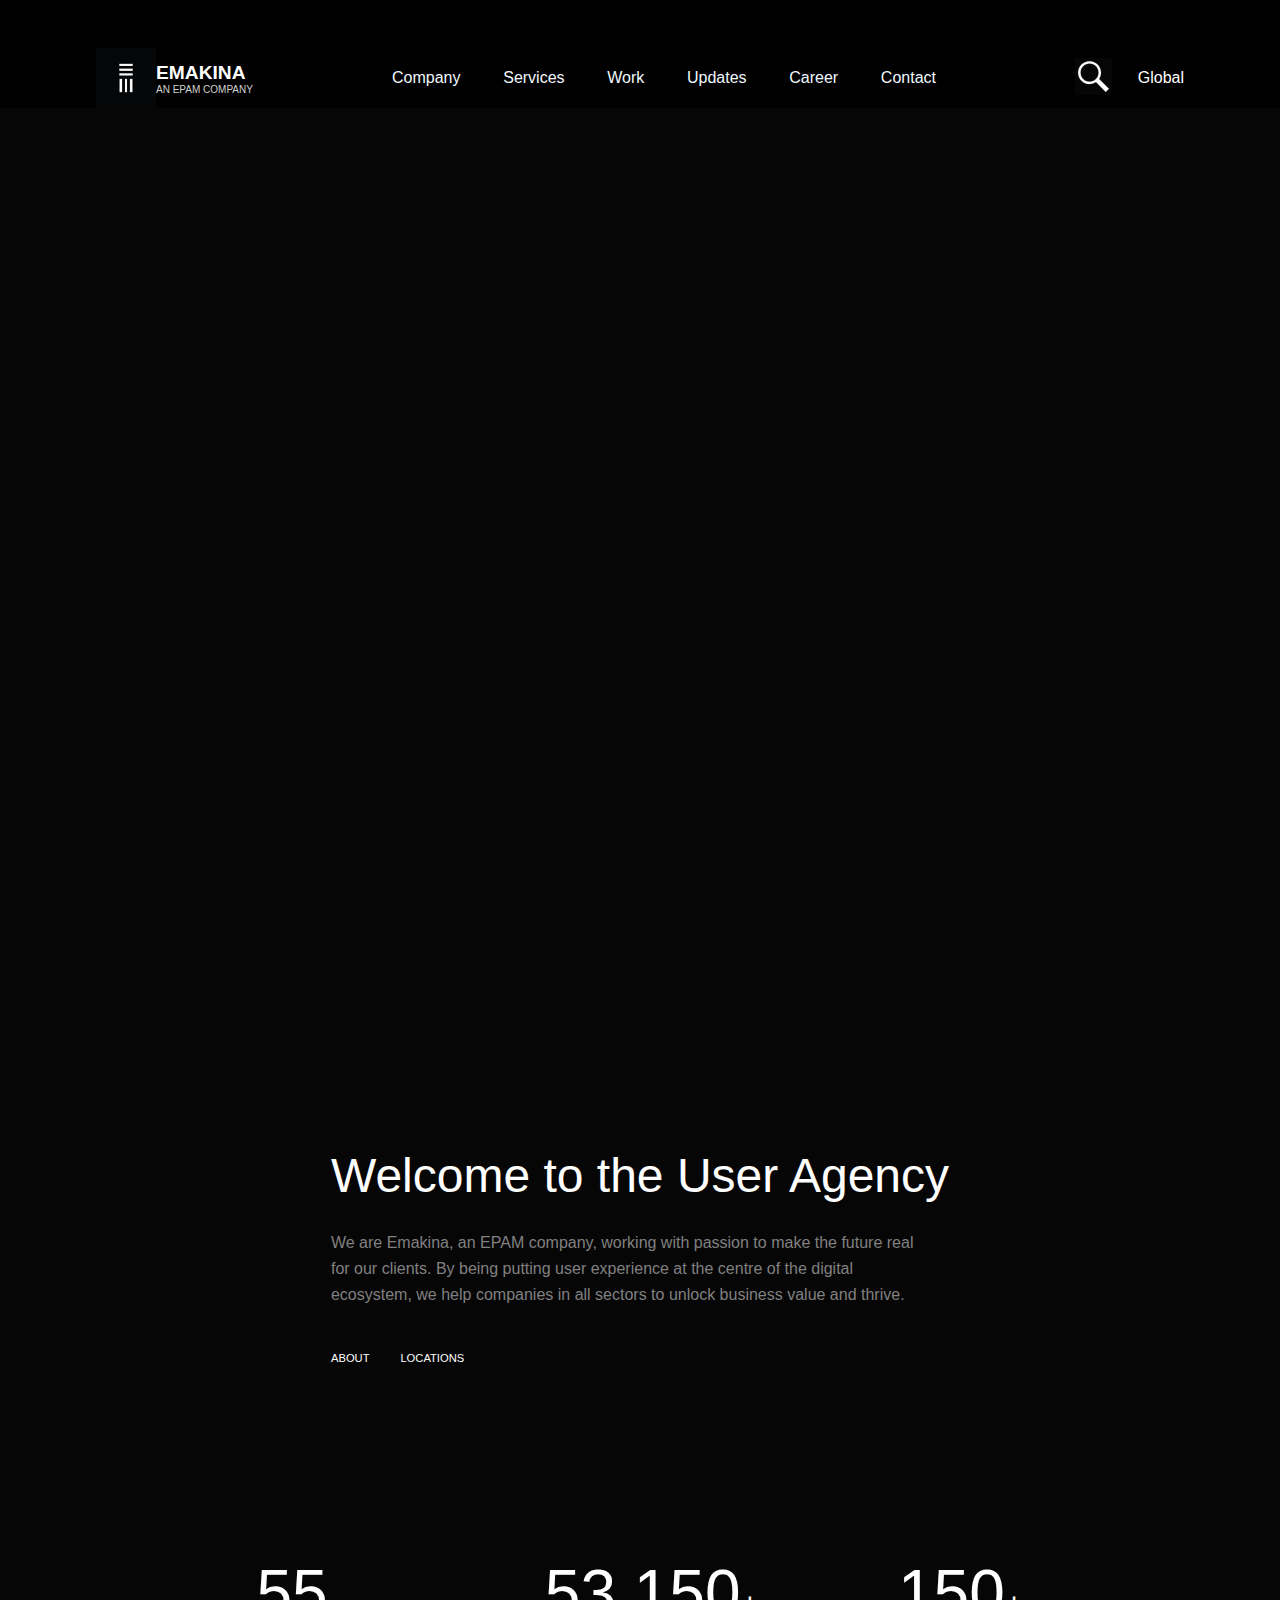
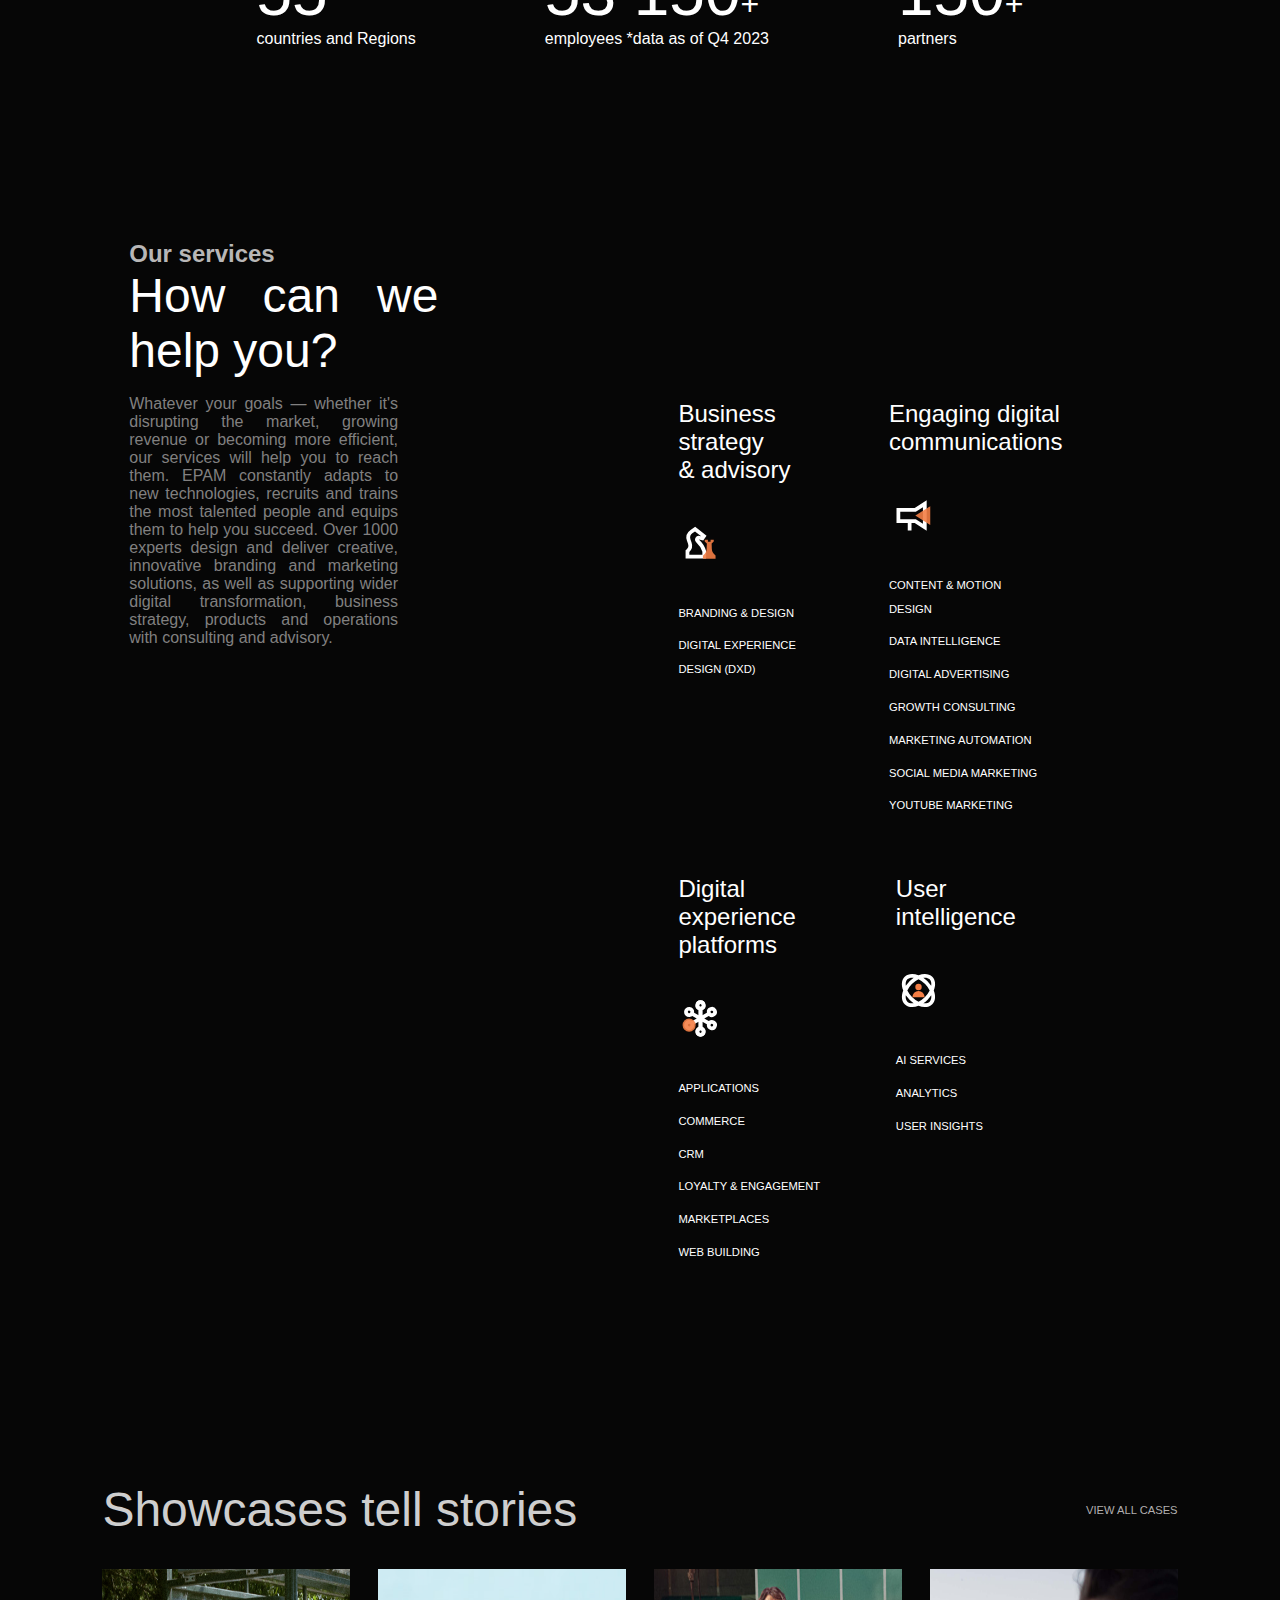
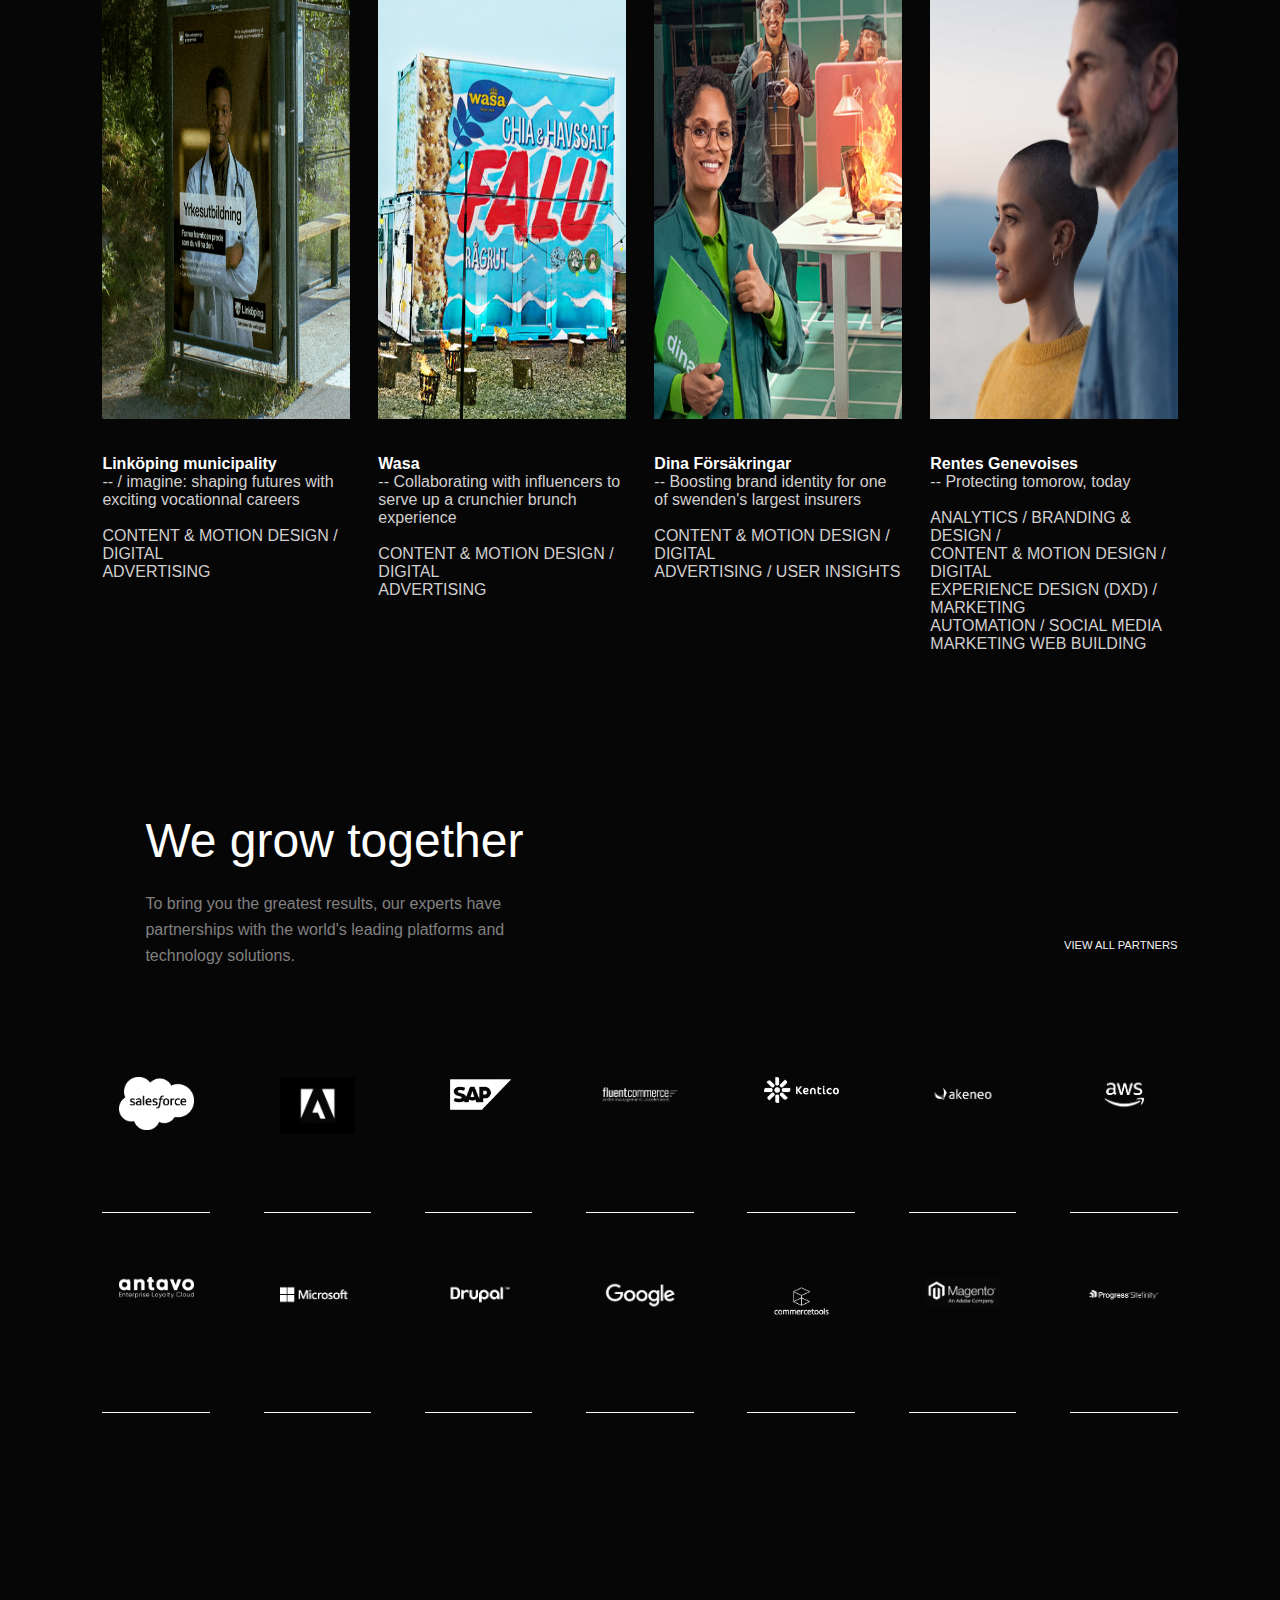
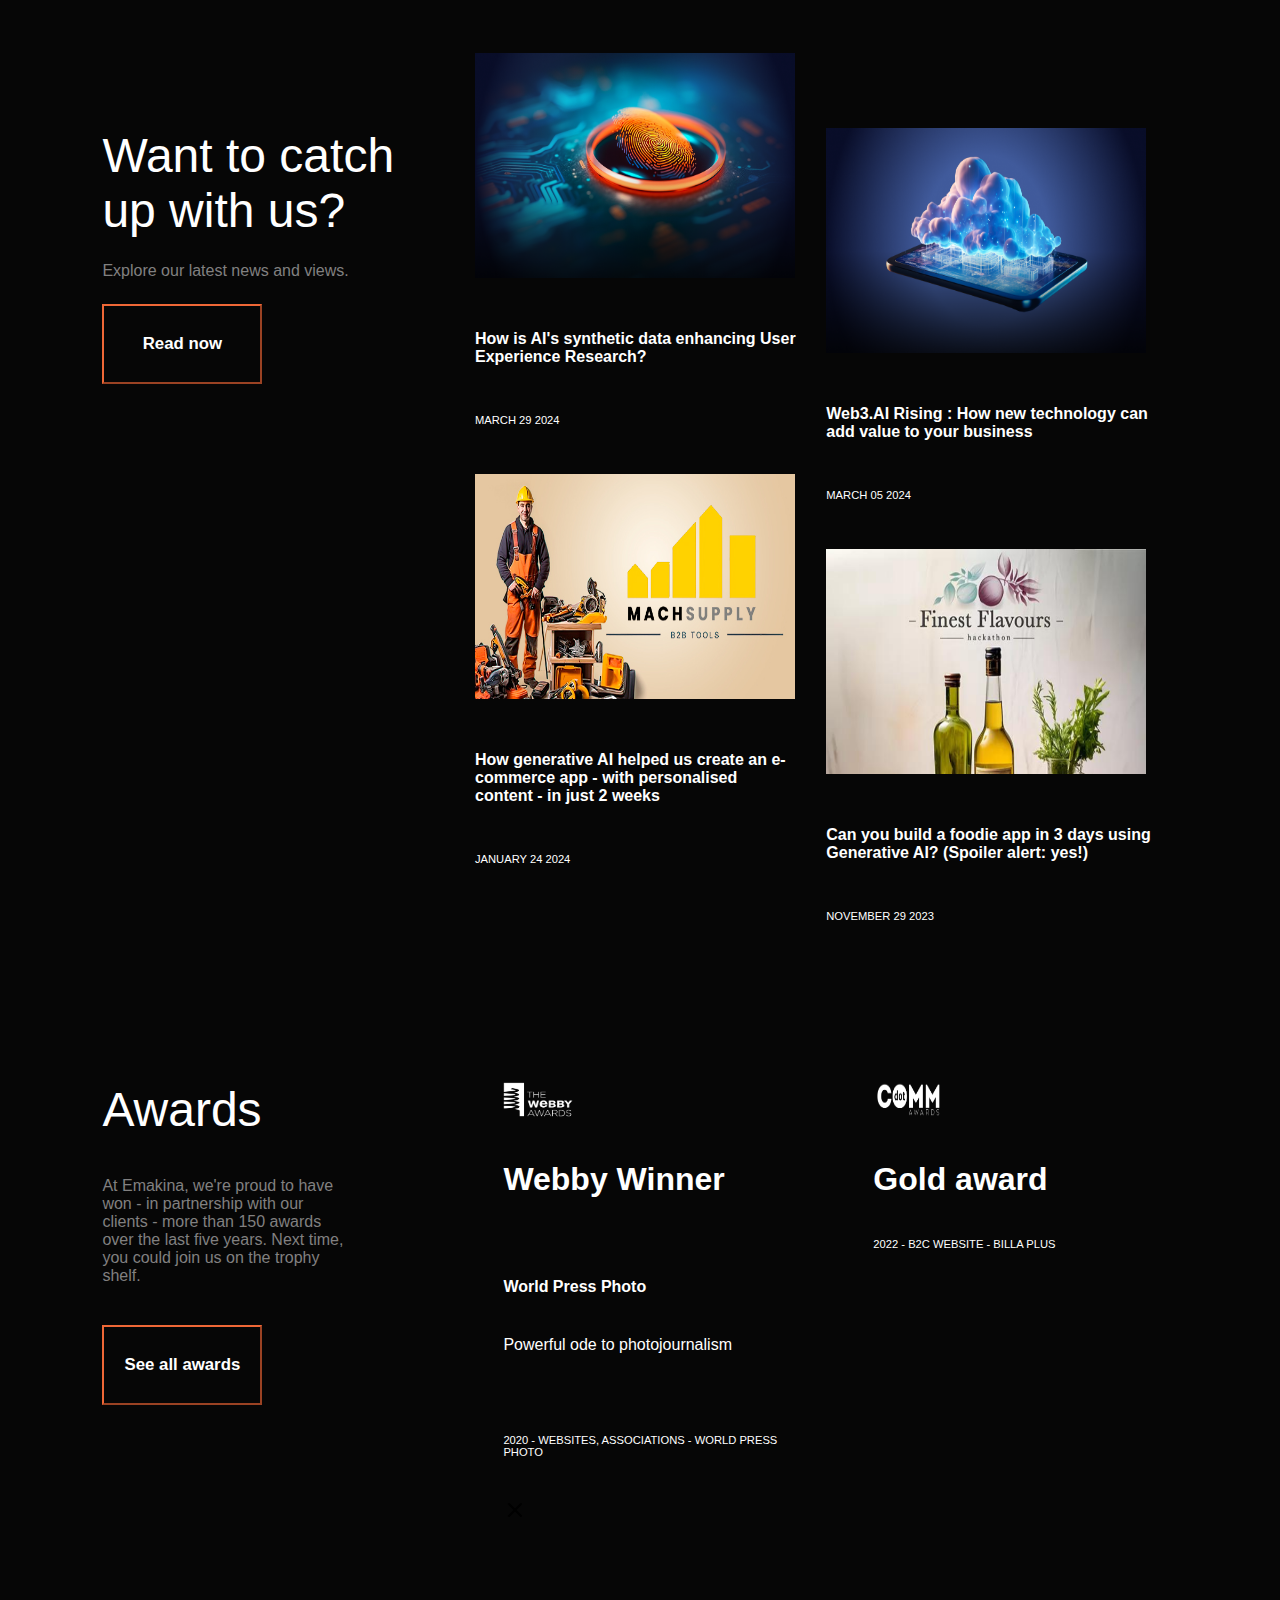
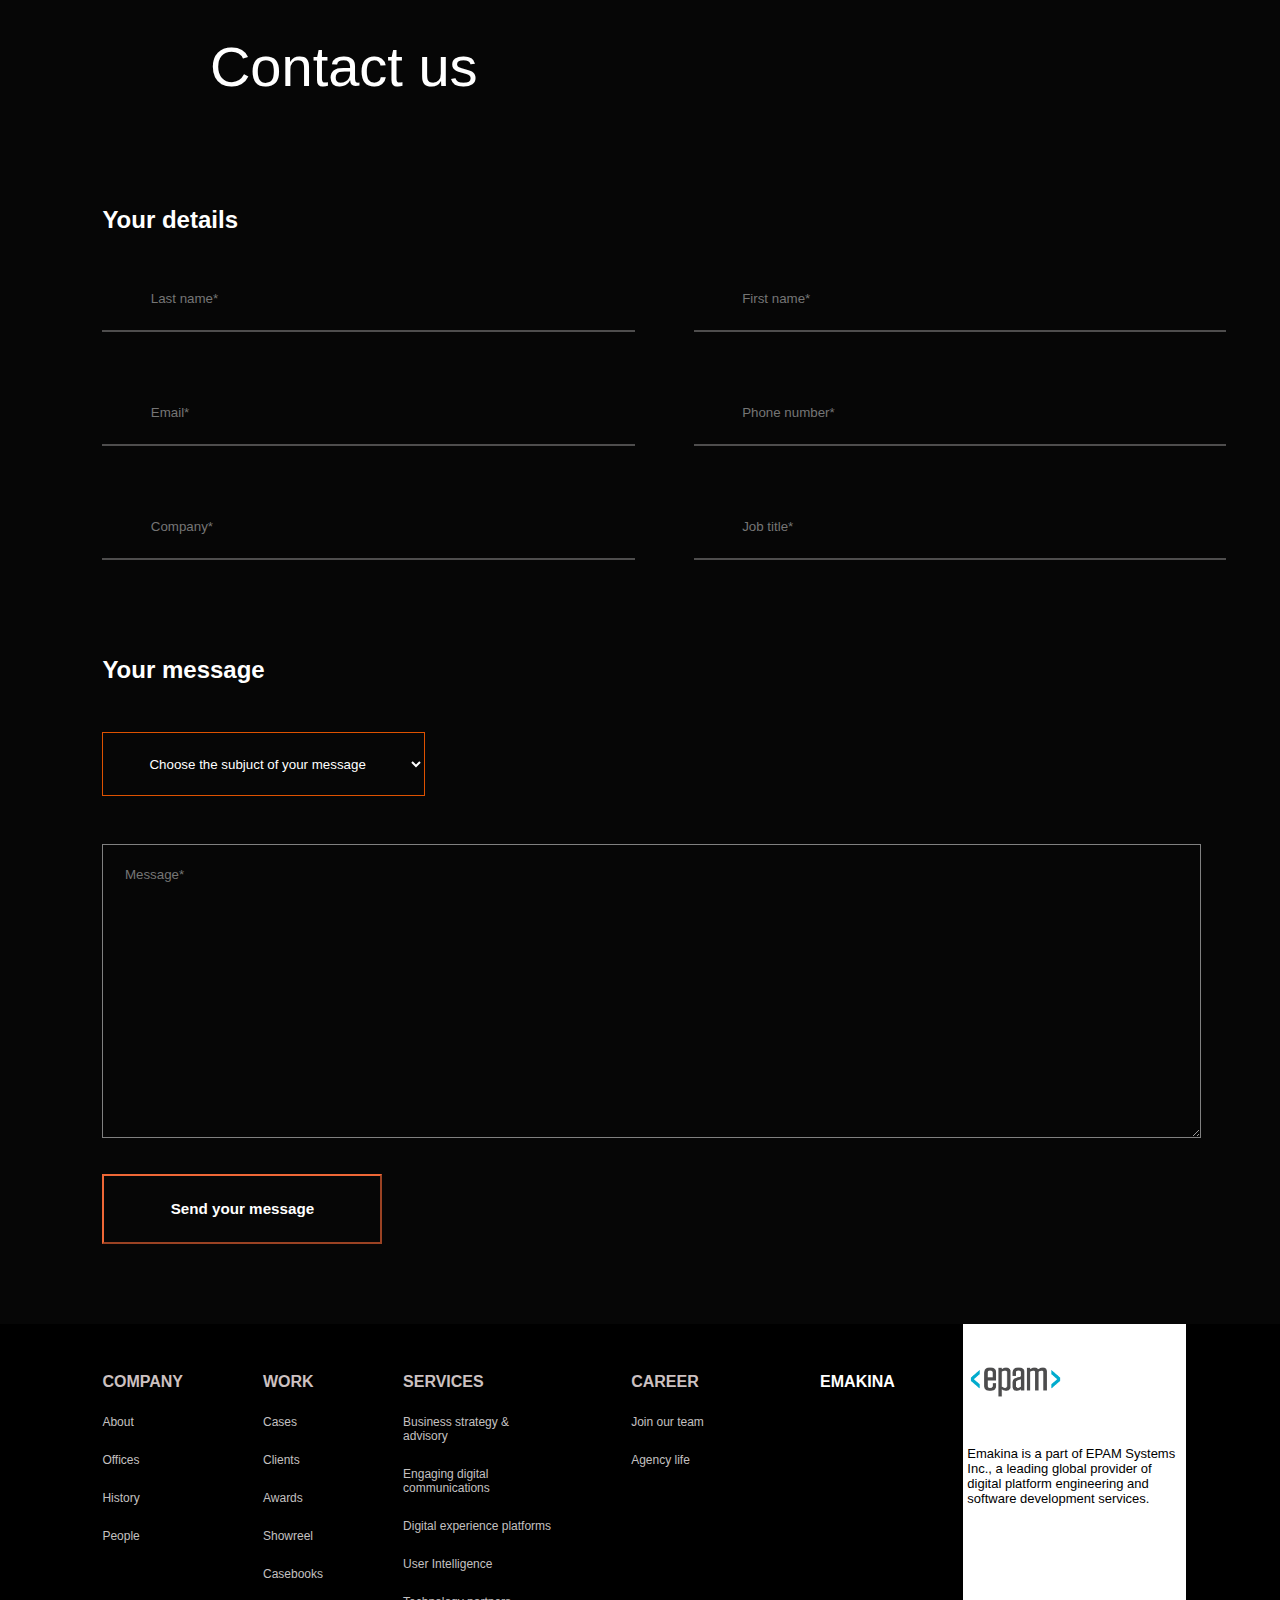
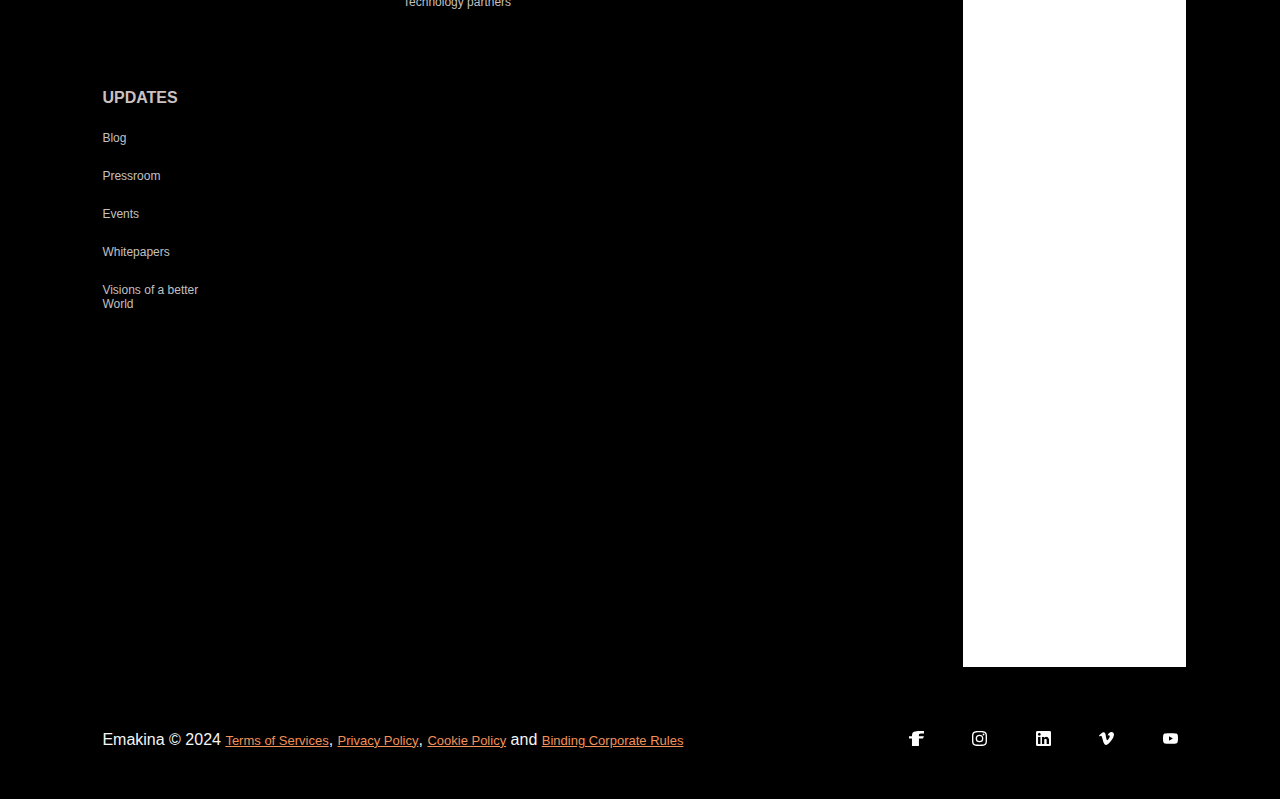
<file: index.html>
<!DOCTYPE html>
<html>
    <head>
       <meta charset="UTF-8">
        <meta name="viewport" content="width=device-width, initial-scale=1.0">
        <link rel="stylesheet" href="css/index.css">
        <link rel="stylesheet" href="css/career.css">
        <link rel="stylesheet" href="css/company.css">
        <link rel="stylesheet" href="css/contact.css">
        <link rel="stylesheet" href="css/service.css">
        <link rel="stylesheet" href="css/update.css">
        <link rel="stylesheet" href="css/work.css">
        <title>Emakina</title>
    </head>
    <body>
        <header>
            <nav>
                <a href="index.html" id="logo-emakina">
                    <div class="logo-emakina-image"><img src="logo/emakina_logo.jpeg" alt="logo-emakina" id="logo-emakina-size"></div>
                    <div class="logo-emakina-name">
                        <div class="row-1">EMAKINA</div>
                        <div class="row-2">AN EPAM COMPANY</div>
                    </div>
                </a>
                <div class="link">
                    <div class="link-page-container">
                        <a href="src/company.html"><div  class="souligne">Company</div> </a>
                    </div>
                    <div class="link-page-container">
                        <a href="src/service.html"><div class="souligne"> Services</div></a>
                    </div>
                    <div class="link-page-container">
                        <a href="src/work.html"><div class="souligne">Work</div></a>
                    </div>
                    <div class="link-page-container">
                        <a href="src/update.html"><div class="souligne">Updates</div></a>
                    </div>
                    <div class="link-page-container">
                        <a href="src/career.html"><div class="souligne">Career</div></a>
                    </div>
                    <div class="link-page-container">
                        <a href="src/contact.html"><div class="souligne">Contact</div></a>
                    </div>
                </div>
                <div id="search">
                    <a href="#"><img src="./logo/search.svg" alt="search" id="search-size"></a>
                    <a href="#">Global</a>
                </div>
            </nav>
        </header>
        <main>
            <div class="video">
                <iframe autoplay controls src="https://player.vimeo.com/video/460907974?h=c046979797&amp;title=0&amp;byline=0&amp;portrait=0&amp;color=ff7f41&amp;autopause=0&amp;app_id=122963" width="426" height="240" frameborder="0" allow="autoplay; fullscreen; picture-in-picture" allowfullscreen="" title="We are Emakina" data-ready="true">
                </iframe>
            </div>
            <div id="welcome">
                <div>
                    <div class="content-title-welcome">Welcome to the User Agency</div>
                    <div class="content-text-welcome">
                        <p>We are Emakina, an EPAM company, working with passion to make the future real</p>
                        <p>for our clients. By being putting user experience at the centre of the digital</p>
                        <p>ecosystem, we help companies in all sectors to unlock business value and thrive.</p>
                    </div>
                    <div id="choice">
                        <a href="#">ABOUT</a>
                        <a href="#">LOCATIONS</a>
                    </div>
                </div>
            </div>
            <div id="statistics">
                <div class="statistic">
                    <div class="statistic-number">55</div>
                    <div class="statistic-text">countries and Regions</div>
                </div>
                <div class="statistic">
                    <div class="statistic-number">53 150<span>+</span></div>
                    <div class="statistic-text">employees *data as of Q4 2023</div>
                </div>
                <div class="statistic">
                    <div class="statistic-number">150<span>+</span></div>
                    <div class="statistic-text">partners</div>
                </div>
            </div>
            <div id="services">
                <div id="services-col-1">
                    <h2>Our services</h2>
                    <div class="content-title">How can we help you?</div>
                    <div class="content-text">
                        Whatever your goals — whether it's disrupting
                        the market, growing revenue or becoming more
                        efficient, our services will help you to reach
                        them. EPAM constantly adapts to new
                        technologies, recruits and trains the most
                        talented people and equips them to help you
                        succeed. Over 1000 experts design and deliver
                        creative, innovative branding and marketing
                        solutions, as well as supporting wider digital
                        transformation, business strategy, products and
                        operations with consulting and advisory.
                    </div>
                </div>
                <div id="services-col-2">
                    <div class="offers-row">
                        <div class="offers-row-col">
                            <div class="offers-title">Business strategy <br>& advisory</div>
                            <div><img src="./logo/echec.svg" alt="strategy" class="offers-logo"></div>
                            <div class="offers-choice">BRANDING & DESIGN</div>
                            <div class="offers-choice">DIGITAL EXPERIENCE <br><br> DESIGN (DXD)</div>
                        </div>
                        <div class="offers-row-col">
                            <div class="offers-title">Engaging digital<br>communications</div>
                            <div><img src="./logo/communication.svg" alt="communication" class="offers-logo"></div>
                            <div class="offers-choice">CONTENT & MOTION<br><br>DESIGN</div>
                            <div class="offers-choice">DATA INTELLIGENCE</div>
                            <div class="offers-choice">DIGITAL ADVERTISING</div>
                            <div class="offers-choice">GROWTH CONSULTING</div>
                            <div class="offers-choice">MARKETING AUTOMATION</div>
                            <div class="offers-choice">SOCIAL MEDIA MARKETING</div>
                            <div class="offers-choice">YOUTUBE MARKETING</div>
                        </div>
                    </div>
                    <div class="offers-row">
                        <div class="offers-row-col">
                            <div class="offers-title">Digital experience<br>platforms</div>
                            <div><img src="./logo/omnichannel.svg" alt="" class="offers-logo"></div>
                            <div class="offers-choice">APPLICATIONS</div>
                            <div class="offers-choice">COMMERCE</div>
                            <div class="offers-choice">CRM</div>
                            <div class="offers-choice">LOYALTY & ENGAGEMENT</div>
                            <div class="offers-choice">MARKETPLACES</div>
                            <div class="offers-choice">WEB BUILDING</div>
                        </div>
                        <div class="offers-row-col">
                            <div class="offers-title">User intelligence</div>
                            <div><img src="./logo/user.svg" alt="" class="offers-logo"></div>
                            <div class="offers-choice">AI SERVICES</div>
                            <div class="offers-choice">ANALYTICS</div>
                            <div class="offers-choice">USER INSIGHTS</div>
                        </div>
                    </div>
                </div>
            </div>
            <div id="showcase">
                <div id="showcase-head">
                    <div id="showcase-title">Showcases tell stories</div>
                    <a href="#">VIEW ALL CASES</a>
                </div>
                <div id="showcase-content">
                    <div class="showcase-content-col">
                        <div class="showcase-image"><img src="./img/linkoping.png" alt="" id="showcase-image-size"></div>
                        <div class="showcase-description">
                            <div class="showcase-description-title">Linköping municipality</div>
                            <div class="showcase-description-text">
                                -- / imagine: shaping futures with <br>
                                exciting vocationnal careers <br> <br>
                                CONTENT & MOTION DESIGN / DIGITAL <br>ADVERTISING
                            </div>
                        </div>
                    </div>
                    <div class="showcase-content-col">
                        <div class="showcase-image"><img src="./img/Wasa.jpg" alt="" id="showcase-image-size"></div>
                        <div class="showcase-description">
                            <div class="showcase-description-title">Wasa</div>
                            <div class="showcase-description-text">
                                -- Collaborating with influencers to <br>
                                serve up a crunchier brunch<br>
                                experience <br> <br>
                                CONTENT & MOTION DESIGN / DIGITAL <br>ADVERTISING
                            </div>
                        </div>
                    </div>
                    <div class="showcase-content-col">
                        <div class="showcase-image"><img src="./img/Dina.jpg" alt="" id="showcase-image-size"></div>
                        <div class="showcase-description">
                            <div class="showcase-description-title">Dina Försäkringar</div>
                            <div class="showcase-description-text">
                                -- Boosting brand identity for one<br>
                                of swenden's largest insurers<br> <br>
                                CONTENT & MOTION DESIGN / DIGITAL <br>ADVERTISING / USER INSIGHTS
                            </div>
                        </div>
                    </div>
                    <div class="showcase-content-col">
                        <div class="showcase-image"><img src="./img/rentesGenevoises.png" alt="" id="showcase-image-size"></div>
                        <div class="showcase-description">
                            <div class="showcase-description-title">Rentes Genevoises</div>
                            <div class="showcase-description-text">
                                -- Protecting tomorow, today<br> <br>
                                ANALYTICS / BRANDING & DESIGN / <br>
                                CONTENT & MOTION DESIGN / DIGITAL <br>
                                EXPERIENCE DESIGN (DXD) / MARKETING <br>
                                AUTOMATION / SOCIAL MEDIA <br>
                                MARKETING WEB BUILDING <br>
                            </div>
                        </div>
                    </div>
                </div>
            </div>
            
            <div id="partner-head">
                <div id="partner-grow">
                    <div class="content-title">We grow together</div>
                    <div class="content-text">
                        <p>To bring you the greatest results, our experts have</p>
                        <p>partnerships with the world's leading platforms and</p>
                        <p>technology solutions.</p>
                    </div>
                </div>
                <a href="#">VIEW ALL PARTNERS</a>
            </div>
            <div id="content-logo-partner">
                <div id="logo-partner-row">
                    <div class="logo-partner-image"><img src="./logo/salesforce.png" alt="salesforce"class="logo-partner-image-size"></div>
                    <div class="logo-partner-image"><img src="./logo/a.png" alt="A"class="logo-partner-image-size"></div>
                    <div class="logo-partner-image"><img src="./logo/sap.png" alt="sap"class="logo-partner-image-size"></div>
                    <div class="logo-partner-image"><img src="./logo/Fluentcommerce.png" alt="Fluentcommerce"class="logo-partner-image-size"></div>
                    <div class="logo-partner-image"><img src="./logo/kentico.png" alt="kentico"class="logo-partner-image-size"></div>
                    <div class="logo-partner-image"><img src="./logo/akeneo.png" alt="akeneo"class="logo-partner-image-size"></div>
                    <div class="logo-partner-image"><img src="./logo/aws.png" alt="aws"class="logo-partner-image-size"></div>
                </div>
                <div id="logo-partner-row">
                    <div class="logo-partner-image"><img src="./logo/antavo.png" alt="antavo"class="logo-partner-image-size"></div>
                    <div class="logo-partner-image"><img src="./logo/microsoft.png" alt="microsoft"class="logo-partner-image-size"></div>
                    <div class="logo-partner-image"><img src="./logo/drupal.png" alt="drupal"class="logo-partner-image-size"></div>
                    <div class="logo-partner-image"><img src="./logo/google.png" alt="google"class="logo-partner-image-size"></div>
                    <div class="logo-partner-image"><img src="./logo/commercetools.png" alt="commercetools"class="logo-partner-image-size"></div>
                    <div class="logo-partner-image"><img src="./logo/magento.png" alt="magento"class="logo-partner-image-size"></div>
                    <div class="logo-partner-image"><img src="./logo/progress.png" alt="progress"class="logo-partner-image-size"></div>
                </div>
            </div>
            <div id="news-container">
                <div class="news-col-1">
                    <div class="content-title-news">Want to catch <br>up with us?</div>
                    <div class="content-text-news">Explore our latest news and views.</div>
                    <button>Read now</button>
                </div>
                <div class="news-col-2">
                    <div class="news-row">
                        <div class="news-image"><img src="./img/ai-synthetic.png" alt="" class="news-image-size"></div>
                        <div class="news-text">How is AI's synthetic data enhancing User <br>Experience Research?</div>
                        <div class="news-date">MARCH 29 2024</div>
                    </div>
                    <div class="news-row">
                        <div class="news-image"><img src="./img/Mach-supply.jpg" alt="" class="news-image-size"></div>
                        <div class="news-text">
                            How generative AI helped us create an e-<br>
                            commerce app - with personalised <br>
                            content - in just 2 weeks
                        </div>
                        <div class="news-date">JANUARY 24 2024</div>
                    </div>
                </div>
                <div class="news-col-3">
                    <div class="news-row">
                        <div class="news-image"><img src="./img/ai-rising.png" alt="" class="news-image-size"></div>
                        <div class="news-text">Web3.AI Rising : How new technology can <br>add value to your business</div>
                        <div class="news-date">MARCH 05 2024</div>
                    </div>
                    <div class="news-row">
                        <div class="news-image"><img src="./img/Finest-flavour.png" alt="" class="news-image-size"></div>
                        <div class="news-text">Can you build a foodie app in 3 days using <br>Generative AI? (Spoiler alert: yes!)</div>
                        <div class="news-date">NOVEMBER 29 2023</div>
                    </div>
                </div>
            </div>
            <div id="awards-container">
                <div class="awards-col">
                    <div class="content-title-news">Awards</div>
                    <div class="content-text-news">
                        At Emakina, we're proud to have <br>
                        won - in partnership with our <br>
                        clients - more than 150 awards <br>
                        over the last five years. Next time,<br>
                        you could join us on the trophy <br>
                        shelf.
                    </div>
                    <button>See all awards</button>
                </div>
                <div id="awards-details">
                    <div class="awards-col">
                        <div><img src="./logo/webby.png" alt="webby"class="awards-logo"></div>
                        <h1>Webby Winner</h1>
                        <p>
                            <h4>World Press Photo</h4>
                            Powerful ode to photojournalism
                        </p>
                        <span>2020 - WEBSITES, ASSOCIATIONS - WORLD PRESS <br>PHOTO</span>
                        <div class="x-image"><img src="./logo/x.svg" alt="x" class="x-image-size"></div>
                    </div>
                    <div class="awards-col">
                        <div><img src="./logo/DotComm.png" alt="comm" class="awards-logo"></div>
                        <h1>Gold award</h1>
                        <span>2022  -  B2C WEBSITE  -  BILLA PLUS</span>
                    </div>
                </div>
            </div>
            <div class="contact-container">
                <div id="contact-title">Contact us</div>
                <div id="detail-container">
                    <h2>Your details</h2>
                    <form action="">
                        <div id="detail">
                            <div class="detail-col">
                                <input type="text" placeholder="Last name*" id="information" required>
                                <input type="text" placeholder="Email*" id="information" required>
                                <input type="text" placeholder="Company*" id="information" required>
                            </div>
                            <div class="detail-col">
                                <input type="text" placeholder="First name*" id="information" required>
                                <input type="text" placeholder="Phone number*" id="information" required>
                                <input type="text" placeholder="Job title*" id="information" required>
                            </div>
                        </div>
                    </form>
                </div>
                <h2>Your message</h2>
                <div id="subject">
                    <select name="message">
                        <option value="subject" class="message"><h2>Choose the subjuct of your message</h2></option>
                        <option value="sales" class="message">Sales Departement</option>
                        <option value="ressource" class="message">Human Ressources</option>
                        <option value="financial" class="message">Financial Departement</option>
                        <option value="general" class="message">General</option>
                    </select>
                </div>
                <textarea placeholder="Message*" required></textarea>
                <div><button type="submit">Send your message</button></div>
            </div>
        </main>
        <footer>
            <div id="head-footer-container">
                <div id="foot-link-container">
                    <div class="foot-link-row">
                        <div class="link-type">
                            <div class="link-title">COMPANY</div>
                            <a href="#">About</a>
                            <a href="#">Offices</a>
                            <a href="#">History</a>
                            <a href="#">People</a>
                        </div>
                        <div class="link-type">
                            <div class="link-title">WORK</div>
                            <a href="#">Cases</a>
                            <a href="#">Clients</a>
                            <a href="#">Awards</a>
                            <a href="#">Showreel</a>
                            <a href="#">Casebooks</a>
                        </div>
                        <div class="link-type">
                            <div class="link-title">SERVICES</div>
                            <a href="#">Business strategy & <br>advisory</a>
                            <a href="#">Engaging digital <br>communications</a>
                            <a href="#">Digital experience platforms</a>
                            <a href="#">User Intelligence</a>
                            <a href="#">Technology partners</a>
                        </div>
                        
                   
                        <div class="link-type">
                            <div class="link-title">CAREER</div>
                            <a href="#">Join our team</a>
                            <a href="#">Agency life</a>
                        </div>
                        <div class="link-type">
                            <div class="link-title">UPDATES</div>
                            <a href="#">Blog</a>
                            <a href="#">Pressroom</a>
                            <a href="#">Events</a>
                            <a href="#">Whitepapers</a>
                            <a href="#">Visions of a better <br>World</a>
                        </div>  
                    </div>
                </div>
                <div id="epam">
                    <div id="left-footer">
                        <div class="link-title">EMAKINA</div>
                    </div>
                    <div class="right-footer">
                        <div id="epam-content">
                            <div id="epam-image"><img src="./logo/EPAM_LOGO_Primary.png" alt="Epam" id="epam-image-size"></div>
                            <p>Emakina is a part of EPAM Systems Inc., a leading global provider of digital platform engineering and software development services.</p>
                        </div>
                    </div>
                </div>
            </div>
            <div id="foot-footer-container">
                <div id="copyright">Emakina © 2024 <a href="service.html">Terms of Services</a>, <a href="#">Privacy Policy</a>, <a href="#">Cookie Policy</a> and <a href="#">Binding Corporate Rules</a></div>
                <div id="social">
                    <img src="./logo/facebook.svg" alt="" id="social-image-size">
                    <img src="./logo/instagram.svg" alt="" id="social-image-size">
                    <img src="./logo/linkdin.png" alt="" id="social-image-size">
                    <img src="./logo/vimeo.svg" alt="" id="social-image-size">
                    <img src="./logo/youtube.svg" alt="" id="social-image-size">
                </div>
            </div>
        </footer>
        <script src="js/index.js"></script>
    </body>
</html>
</file>
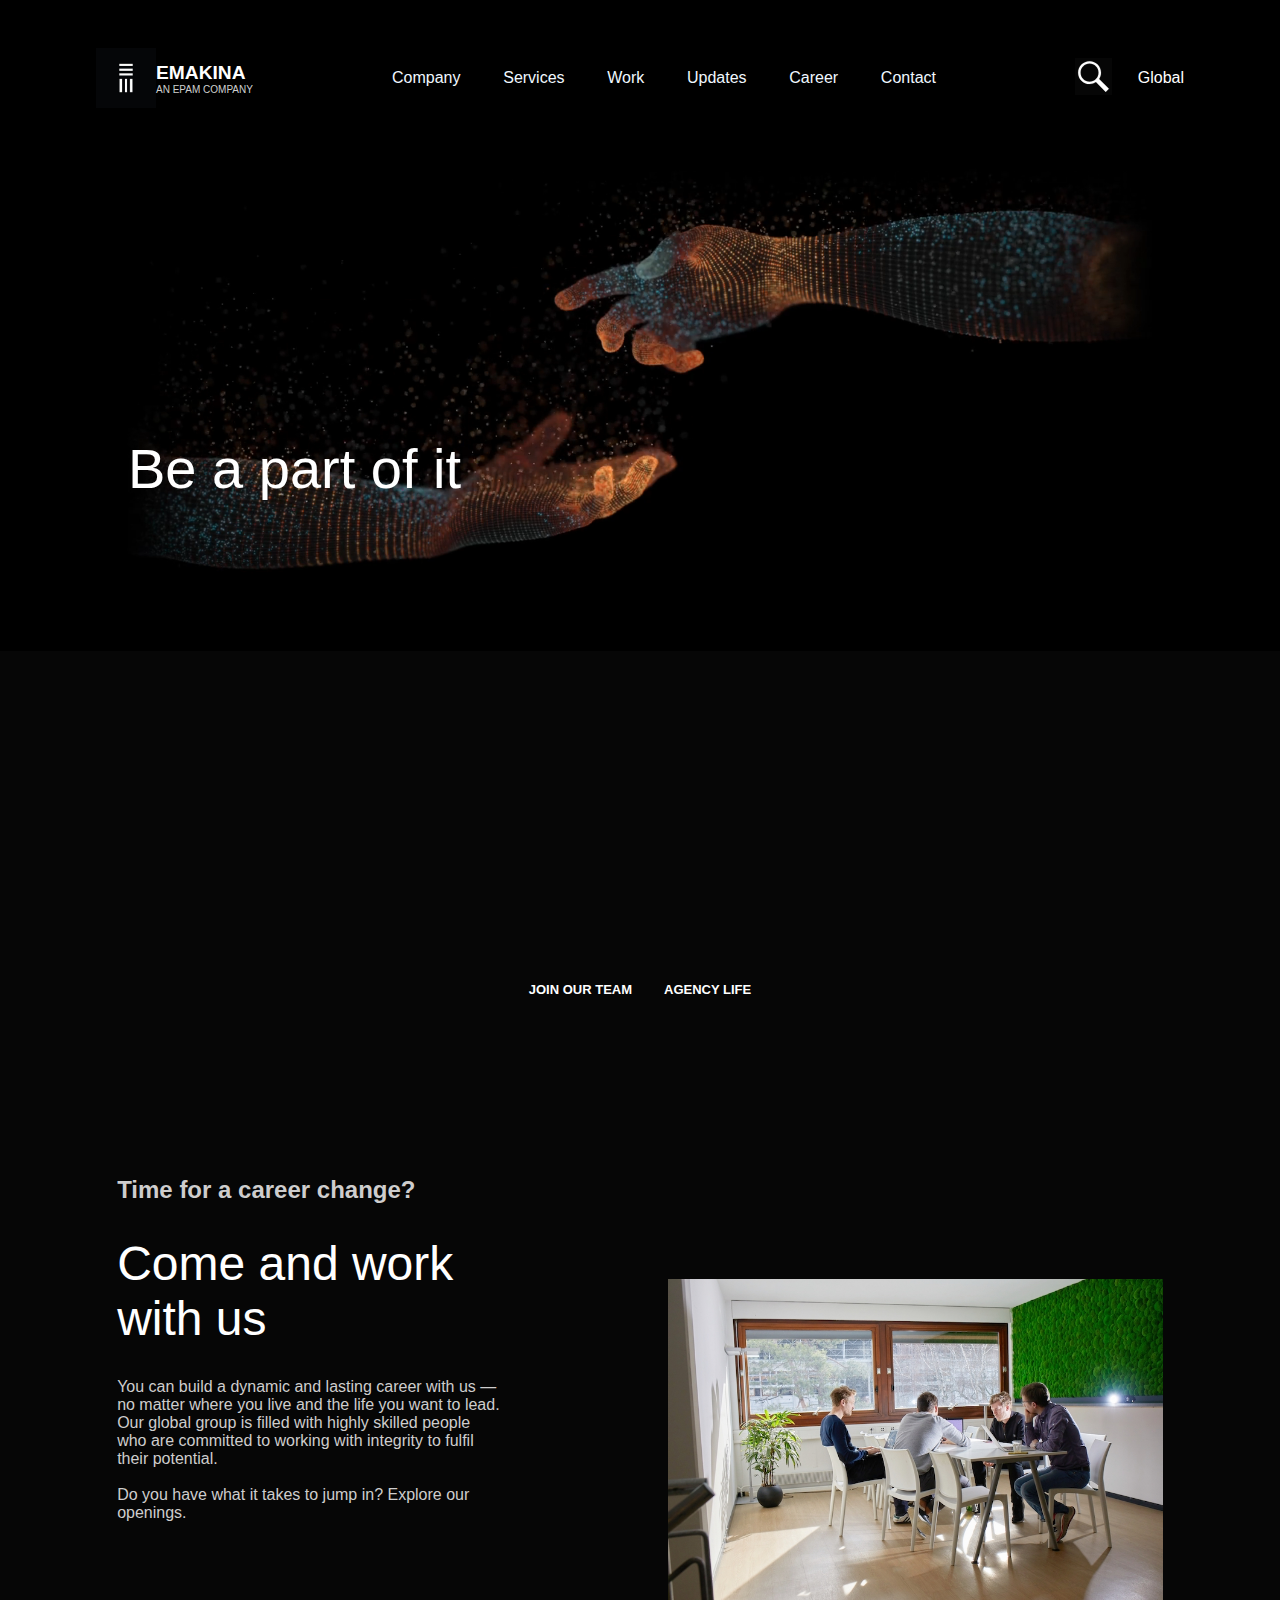
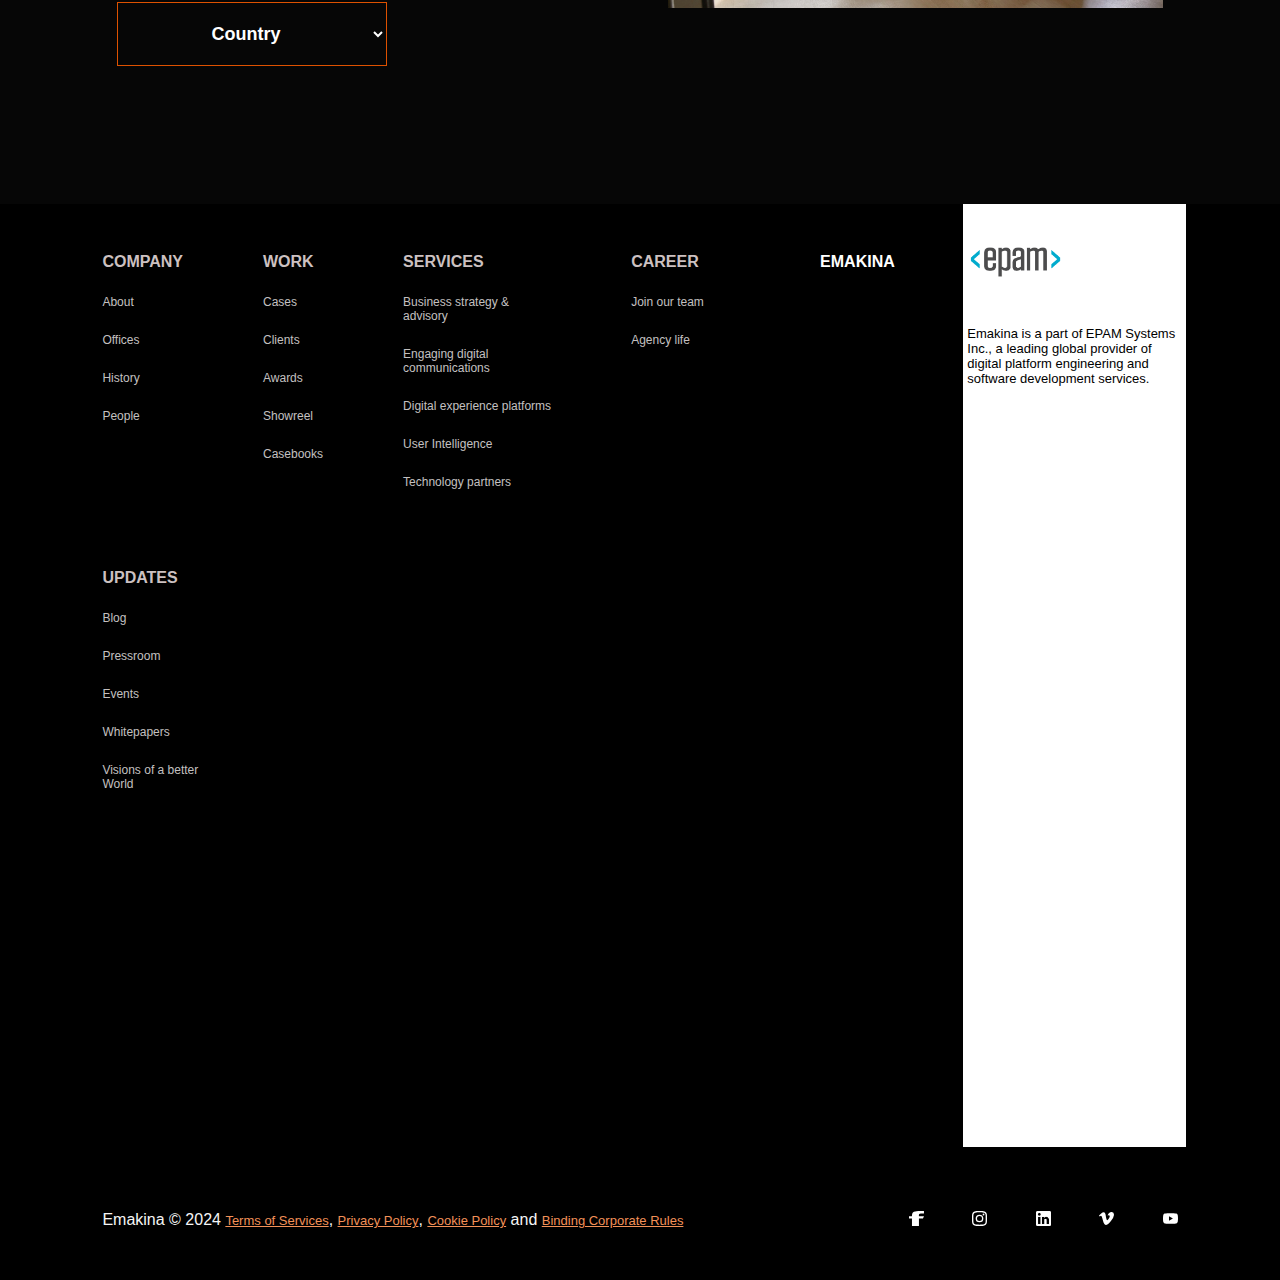
<file: src/career.html>
<!DOCTYPE html>
<html>
  <head>
    <meta charset="UTF-8" />
    <meta name="viewport" content="width=device-width, initial-scale=1.0" />
    <title>Emakina | Career</title>
    <link rel="stylesheet" href="../css/index.css" />
    <link rel="stylesheet" href="../css/career.css" />
    <link rel="stylesheet" href="../css/company.css" />
    <link rel="stylesheet" href="../css/contact.css" />
    <link rel="stylesheet" href="../css/service.css" />
    <link rel="stylesheet" href="../css/update.css" />
    <link rel="stylesheet" href="../css/work.css" />
  </head>
  <body>
    <header>
      <nav>
        <a href="../index.html" id="logo-emakina">
          <div class="logo-emakina-image">
            <img
              src="../logo/emakina_logo.jpeg"
              alt="logo-emakina"
              id="logo-emakina-size"
            />
          </div>
          <div class="logo-emakina-name">
            <div class="row-1">EMAKINA</div>
            <div class="row-2">AN EPAM COMPANY</div>
          </div>
        </a>
        <div class="link">
          <div class="link-page-container">
            <a href="company.html"><div class="souligne">Company</div> </a>
          </div>
          <div class="link-page-container">
            <a href="service.html"><div class="souligne">Services</div></a>
          </div>
          <div class="link-page-container">
            <a href="work.html"><div class="souligne">Work</div></a>
          </div>
          <div class="link-page-container">
            <a href="update.html"><div class="souligne">Updates</div></a>
          </div>
          <div class="link-page-container">
            <a href="career.html"><div class="souligne">Career</div></a>
          </div>
          <div class="link-page-container">
            <a href="contact.html"><div class="souligne">Contact</div></a>
          </div>
        </div>
        <div id="search">
          <a href="#"
            ><img src="../logo/search.svg" alt="search" id="search-size"
          /></a>
          <a href="#">Global</a>
        </div>
      </nav>
    </header>
    <main>
      <div class="video-container">
        <video autoplay muted loop id="background-video">
          <source src="../videos/Career_V2.mp4" type="video/mp4" />
        </video>
        <div id="video-company-text-content">
          <div id="video-company-text-content-title">Be a part of it</div>
        </div>
      </div>
      <div id="sub-menu">
        <a href="#" id="sub-menu-1"> JOIN OUR TEAM </a>
        <a href="#" id="sub-menu-2"> AGENCY LIFE </a>
      </div>
      <div id="career-change">
        <div id="career-col-1">
          <h1>Time for a career change?</h1>
          <div id="career-title">
            Come and work <br />
            with us <br />
          </div>
          <div id="career-text">
            You can build a dynamic and lasting career with us — no matter where
            you live and the life you want to lead. Our global group is filled
            with highly skilled people who are committed to working with
            integrity to fulfil their potential.
            <br /><br />
            Do you have what it takes to jump in? Explore our openings.
          </div>
          <select name="country" id="coutry-choice">
            <option value="">Country</option>
            <option value="belgium">BELGIUM</option>
            <option value="switzerland">SWITZERLAND</option>
            <option value="france">FRANCE</option>
            <option value="the netherlands">THE NETHERLANDS</option>
            <option value="australia">AUSTRALIA</option>
            <option value="south africa">SOUTH AFRICA</option>
          </select>
        </div>
        <div id="career-col-2">
          <img src="../img/career.jpg" alt="" id="career-image-size" />
        </div>
      </div>
    </main>
    <footer>
      <div id="head-footer-container">
        <div id="foot-link-container">
          <div class="foot-link-row">
            <div class="link-type">
              <div class="link-title">COMPANY</div>
              <a href="#">About</a>
              <a href="#">Offices</a>
              <a href="#">History</a>
              <a href="#">People</a>
            </div>
            <div class="link-type">
              <div class="link-title">WORK</div>
              <a href="">Cases</a>
              <a href="#">Clients</a>
              <a href="#">Awards</a>
              <a href="#">Showreel</a>
              <a href="#">Casebooks</a>
            </div>
            <div class="link-type">
              <div class="link-title">SERVICES</div>
              <a href="#">Business strategy & <br />advisory</a>
              <a href="#">Engaging digital <br />communications</a>
              <a href="#">Digital experience platforms</a>
              <a href="#">User Intelligence</a>
              <a href="#">Technology partners</a>
            </div>

            <div class="link-type">
              <div class="link-title">CAREER</div>
              <a href="#">Join our team</a>
              <a href="#">Agency life</a>
            </div>
            <div class="link-type">
              <div class="link-title">UPDATES</div>
              <a href="#">Blog</a>
              <a href="#">Pressroom</a>
              <a href="#">Events</a>
              <a href="#">Whitepapers</a>
              <a href="#">Visions of a better <br />World</a>
            </div>
          </div>
        </div>
        <div id="epam">
          <div id="left-footer">
            <div class="link-title">EMAKINA</div>
          </div>
          <div class="right-footer">
            <div id="epam-content">
              <div id="epam-image">
                <img
                  src="../logo/EPAM_LOGO_Primary.png"
                  alt="Epam"
                  id="epam-image-size"
                />
              </div>
              <p>
                Emakina is a part of EPAM Systems Inc., a leading global
                provider of digital platform engineering and software
                development services.
              </p>
            </div>
          </div>
        </div>
      </div>
      <div id="foot-footer-container">
        <div id="copyright">
          Emakina © 2024 <a href="service.html">Terms of Services</a>,
          <a href="#">Privacy Policy</a>, <a href="#">Cookie Policy</a> and
          <a href="#">Binding Corporate Rules</a>
        </div>
        <div id="social">
          <img src="../logo/facebook.svg" alt="" id="social-image-size" />
          <img src="../logo/instagram.svg" alt="" id="social-image-size" />
          <img src="../logo/linkdin.png" alt="" id="social-image-size" />
          <img src="../logo/vimeo.svg" alt="" id="social-image-size" />
          <img src="../logo/youtube.svg" alt="" id="social-image-size" />
        </div>
      </div>
    </footer>
  </body>
</html>
</file>
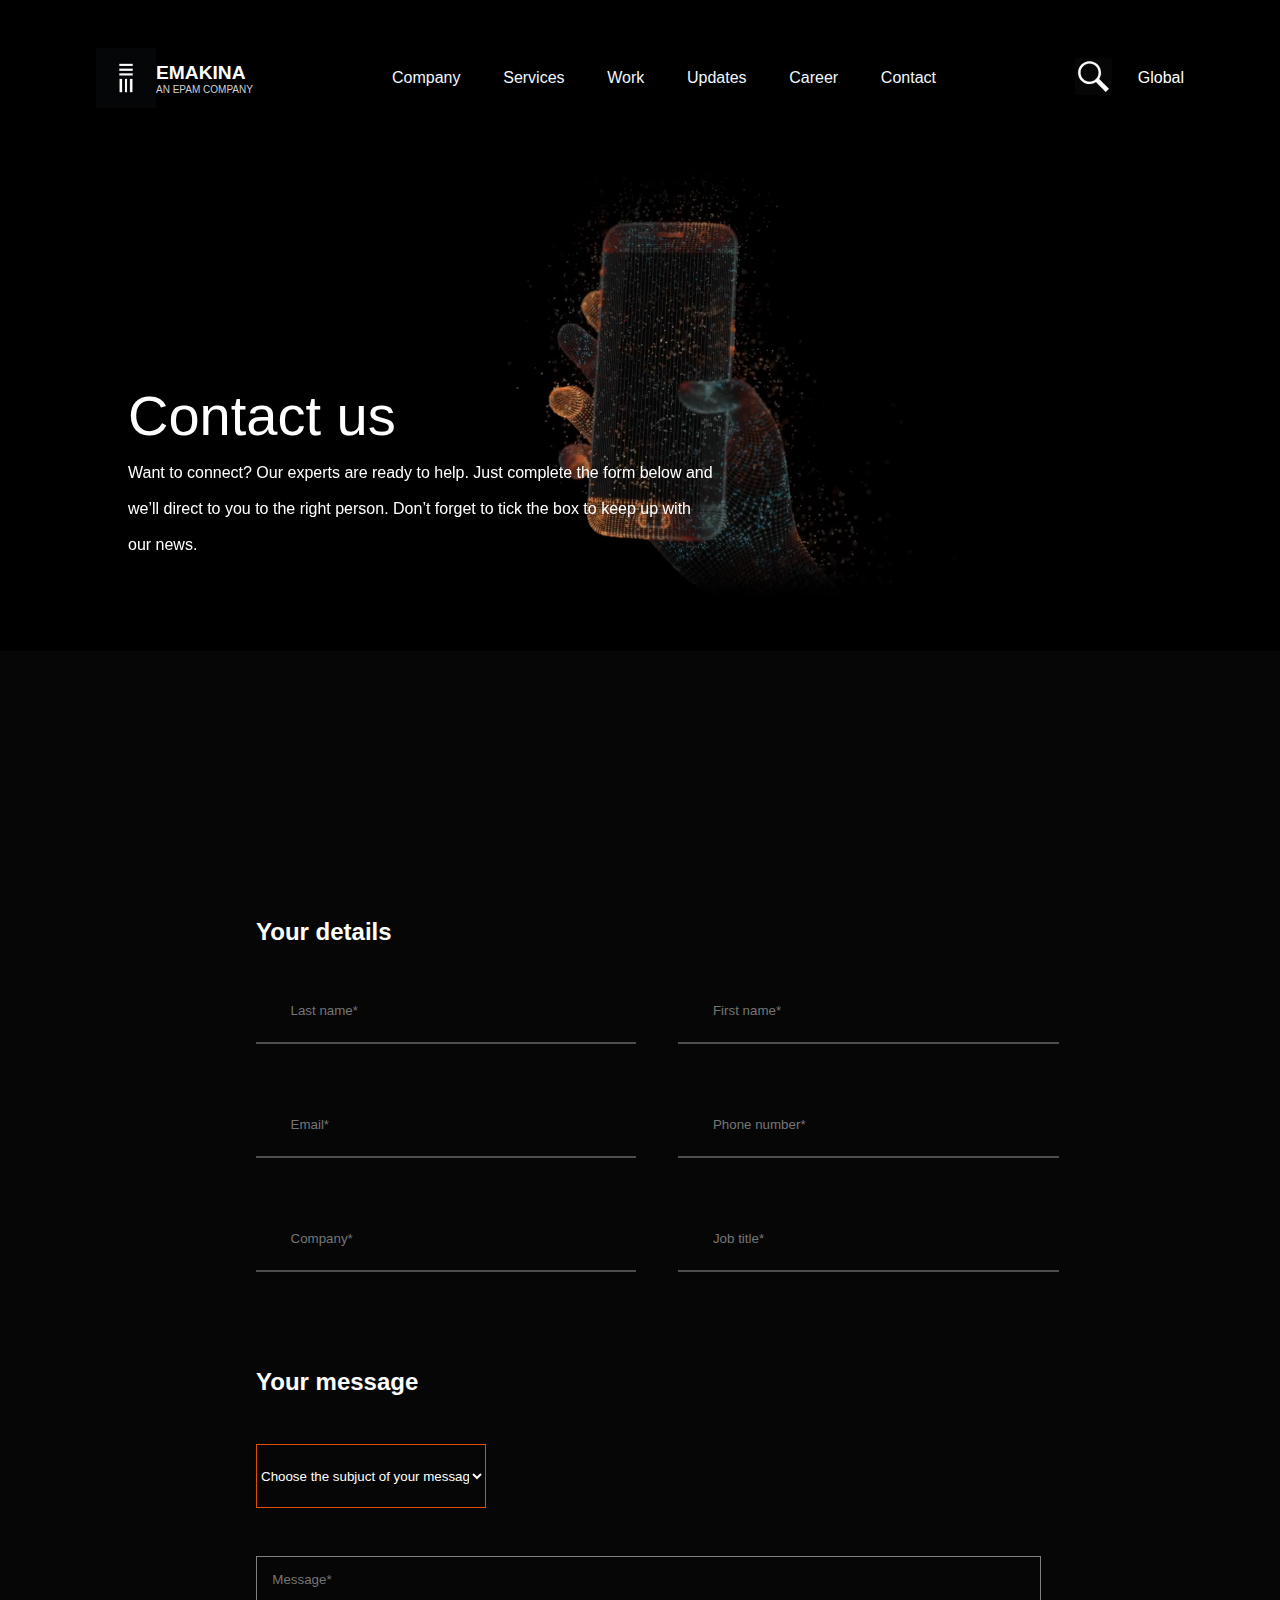
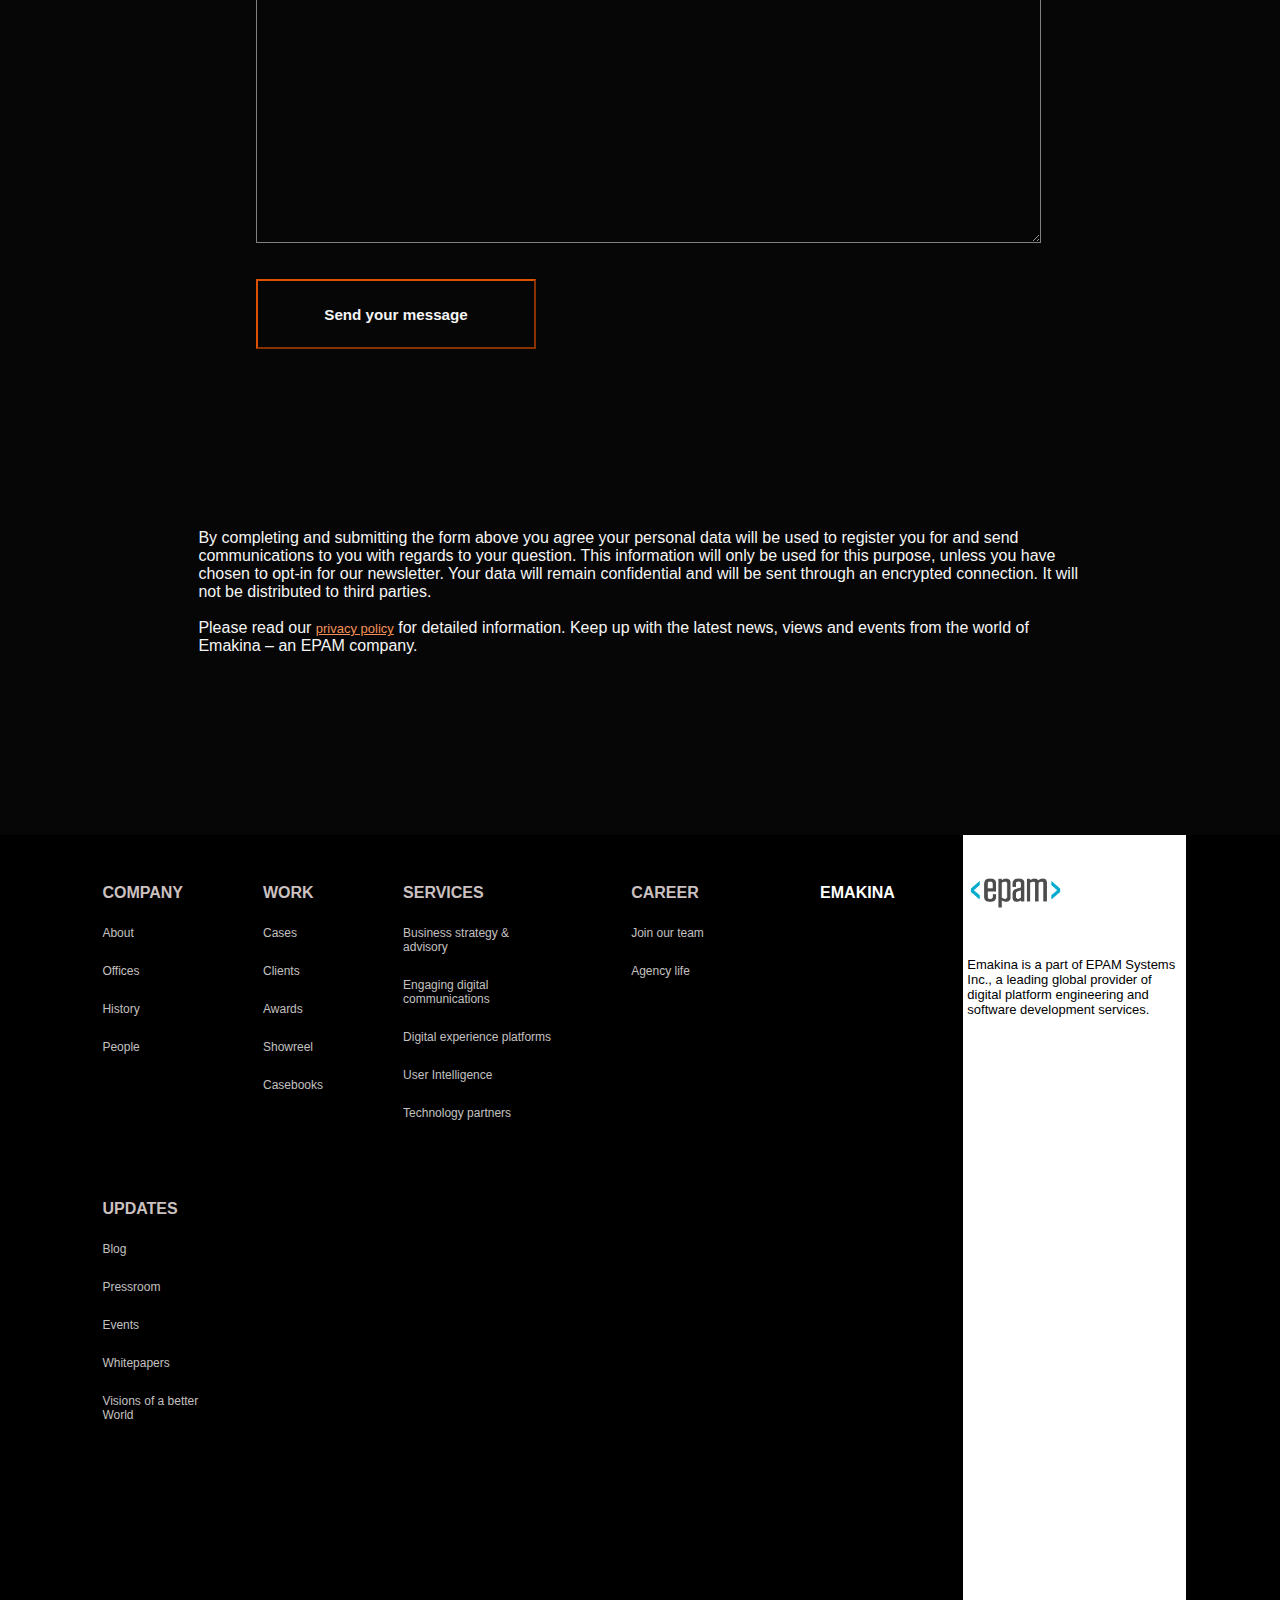
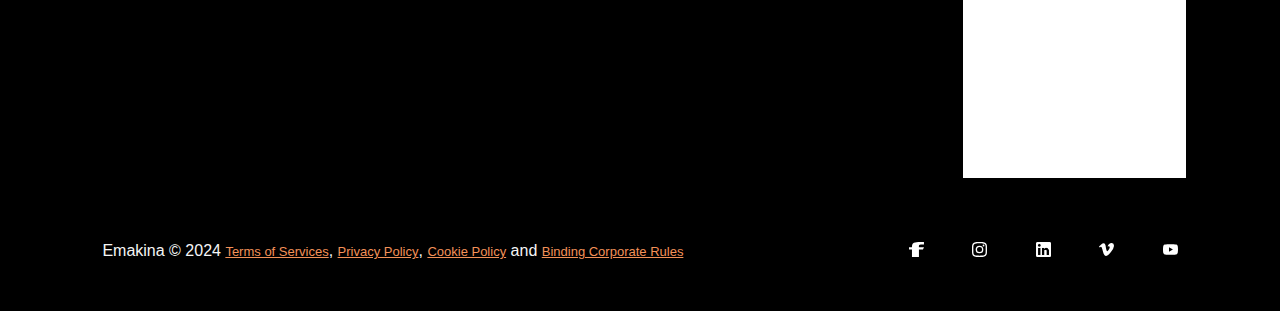
<file: src/contact.html>
<!DOCTYPE html>
<html>
  <head>
    <meta charset="UTF-8" />
    <meta name="viewport" content="width=device-width, initial-scale=1.0" />
    <link rel="stylesheet" href="../css/index.css" />
    <link rel="stylesheet" href="../css/career.css" />
    <link rel="stylesheet" href="../css/company.css" />
    <link rel="stylesheet" href="../css/contact.css" />
    <link rel="stylesheet" href="../css/service.css" />
    <link rel="stylesheet" href="../css/update.css" />
    <link rel="stylesheet" href="../css/work.css" />
    <title>Emakina | Contact</title>
  </head>
  <body>
    <header>
      <nav>
        <a href="../index.html" id="logo-emakina">
          <div class="logo-emakina-image">
            <img
              src="../logo/emakina_logo.jpeg"
              alt="logo-emakina"
              id="logo-emakina-size"
            />
          </div>
          <div class="logo-emakina-name">
            <div class="row-1">EMAKINA</div>
            <div class="row-2">AN EPAM COMPANY</div>
          </div>
        </a>
        <div class="link">
          <div class="link-page-container">
            <a href="company.html"><div class="souligne">Company</div> </a>
          </div>
          <div class="link-page-container">
            <a href="service.html"><div class="souligne">Services</div></a>
          </div>
          <div class="link-page-container">
            <a href="work.html"><div class="souligne">Work</div></a>
          </div>
          <div class="link-page-container">
            <a href="update.html"><div class="souligne">Updates</div></a>
          </div>
          <div class="link-page-container">
            <a href="career.html"><div class="souligne">Career</div></a>
          </div>
          <div class="link-page-container">
            <a href="contact.html"><div class="souligne">Contact</div></a>
          </div>
        </div>
        <div id="search">
          <a href="#"
            ><img src="../logo/search.svg" alt="search" id="search-size"
          /></a>
          <a href="#">Global</a>
        </div>
      </nav>
    </header>
    <main>
      <div class="video-container">
        <video autoplay muted loop id="background-video">
          <source src="../videos/contact.mp4" type="video/mp4" />
        </video>
        <div id="video-company-text-content">
          <div id="video-company-text-content-title">Contact us</div>
          <div id="video-company-text-content-paragraph">
            Want to connect? Our experts are ready to help. Just complete the
            form below and <br />
            <br />
            we’ll direct to you to the right person. Don’t forget to tick the
            box to keep up with <br />
            <br />
            our news.
          </div>
        </div>
      </div>

      <div class="contact-container-page">
        <div id="detail-container">
          <h2>Your details</h2>
          <form action="">
            <div id="detail">
              <div class="detail-col">
                <input
                  type="text"
                  placeholder="Last name*"
                  id="information"
                  required
                />
                <input
                  type="text"
                  placeholder="Email*"
                  id="information"
                  required
                />
                <input
                  type="text"
                  placeholder="Company*"
                  id="information"
                  required
                />
              </div>
              <div class="detail-col">
                <input
                  type="text"
                  placeholder="First name*"
                  id="information"
                  required
                />
                <input
                  type="text"
                  placeholder="Phone number*"
                  id="information"
                  required
                />
                <input
                  type="text"
                  placeholder="Job title*"
                  id="information"
                  required
                />
              </div>
            </div>
          </form>
        </div>
        <h2>Your message</h2>
        <div id="subject">
          <select name="message">
            <option value="subject" class="message"
              ><h2>Choose the subjuct of your message</h2></option
            >
            <option value="sales" class="message">Sales Departement</option>
            <option value="ressource" class="message">Human Ressources</option>
            <option value="financial" class="message"
              >Financial Departement</option
            >
            <option value="general" class="message">General</option>
          </select>
        </div>
        <textarea placeholder="Message*" required></textarea>
        <div><button type="submit">Send your message</button></div>
      </div>

      <div id="privacy-policy">
        By completing and submitting the form above you agree your personal data
        will be used to register you for and send communications to you with
        regards to your question. This information will only be used for this
        purpose, unless you have chosen to opt-in for our newsletter. Your data
        will remain confidential and will be sent through an encrypted
        connection. It will not be distributed to third parties. <br />
        <br />
        <div id="copyright">
          Please read our <a href="#">privacy policy</a> for detailed
          information. Keep up with the latest news, views and events from the
          world of Emakina – an EPAM company.
        </div>
      </div>
    </main>
    <footer>
      <div id="head-footer-container">
        <div id="foot-link-container">
          <div class="foot-link-row">
            <div class="link-type">
              <div class="link-title">COMPANY</div>
              <a href="#">About</a>
              <a href="#">Offices</a>
              <a href="#">History</a>
              <a href="#">People</a>
            </div>
            <div class="link-type">
              <div class="link-title">WORK</div>
              <a href="">Cases</a>
              <a href="#">Clients</a>
              <a href="#">Awards</a>
              <a href="#">Showreel</a>
              <a href="#">Casebooks</a>
            </div>
            <div class="link-type">
              <div class="link-title">SERVICES</div>
              <a href="#">Business strategy & <br />advisory</a>
              <a href="#">Engaging digital <br />communications</a>
              <a href="#">Digital experience platforms</a>
              <a href="#">User Intelligence</a>
              <a href="#">Technology partners</a>
            </div>

            <div class="link-type">
              <div class="link-title">CAREER</div>
              <a href="#">Join our team</a>
              <a href="#">Agency life</a>
            </div>
            <div class="link-type">
              <div class="link-title">UPDATES</div>
              <a href="#">Blog</a>
              <a href="#">Pressroom</a>
              <a href="#">Events</a>
              <a href="#">Whitepapers</a>
              <a href="#">Visions of a better <br />World</a>
            </div>
          </div>
        </div>
        <div id="epam">
          <div id="left-footer">
            <div class="link-title">EMAKINA</div>
          </div>
          <div class="right-footer">
            <div id="epam-content">
              <div id="epam-image">
                <img
                  src="../logo/EPAM_LOGO_Primary.png"
                  alt="Epam"
                  id="epam-image-size"
                />
              </div>
              <p>
                Emakina is a part of EPAM Systems Inc., a leading global
                provider of digital platform engineering and software
                development services.
              </p>
            </div>
          </div>
        </div>
      </div>
      <div id="foot-footer-container">
        <div id="copyright">
          Emakina © 2024 <a href="service.html">Terms of Services</a>,
          <a href="#">Privacy Policy</a>, <a href="#">Cookie Policy</a> and
          <a href="#">Binding Corporate Rules</a>
        </div>
        <div id="social">
          <img src="../logo/facebook.svg" alt="" id="social-image-size" />
          <img src="../logo/instagram.svg" alt="" id="social-image-size" />
          <img src="../logo/linkdin.png" alt="" id="social-image-size" />
          <img src="../logo/vimeo.svg" alt="" id="social-image-size" />
          <img src="../logo/youtube.svg" alt="" id="social-image-size" />
        </div>
      </div>
    </footer>
  </body>
</html>
</file>
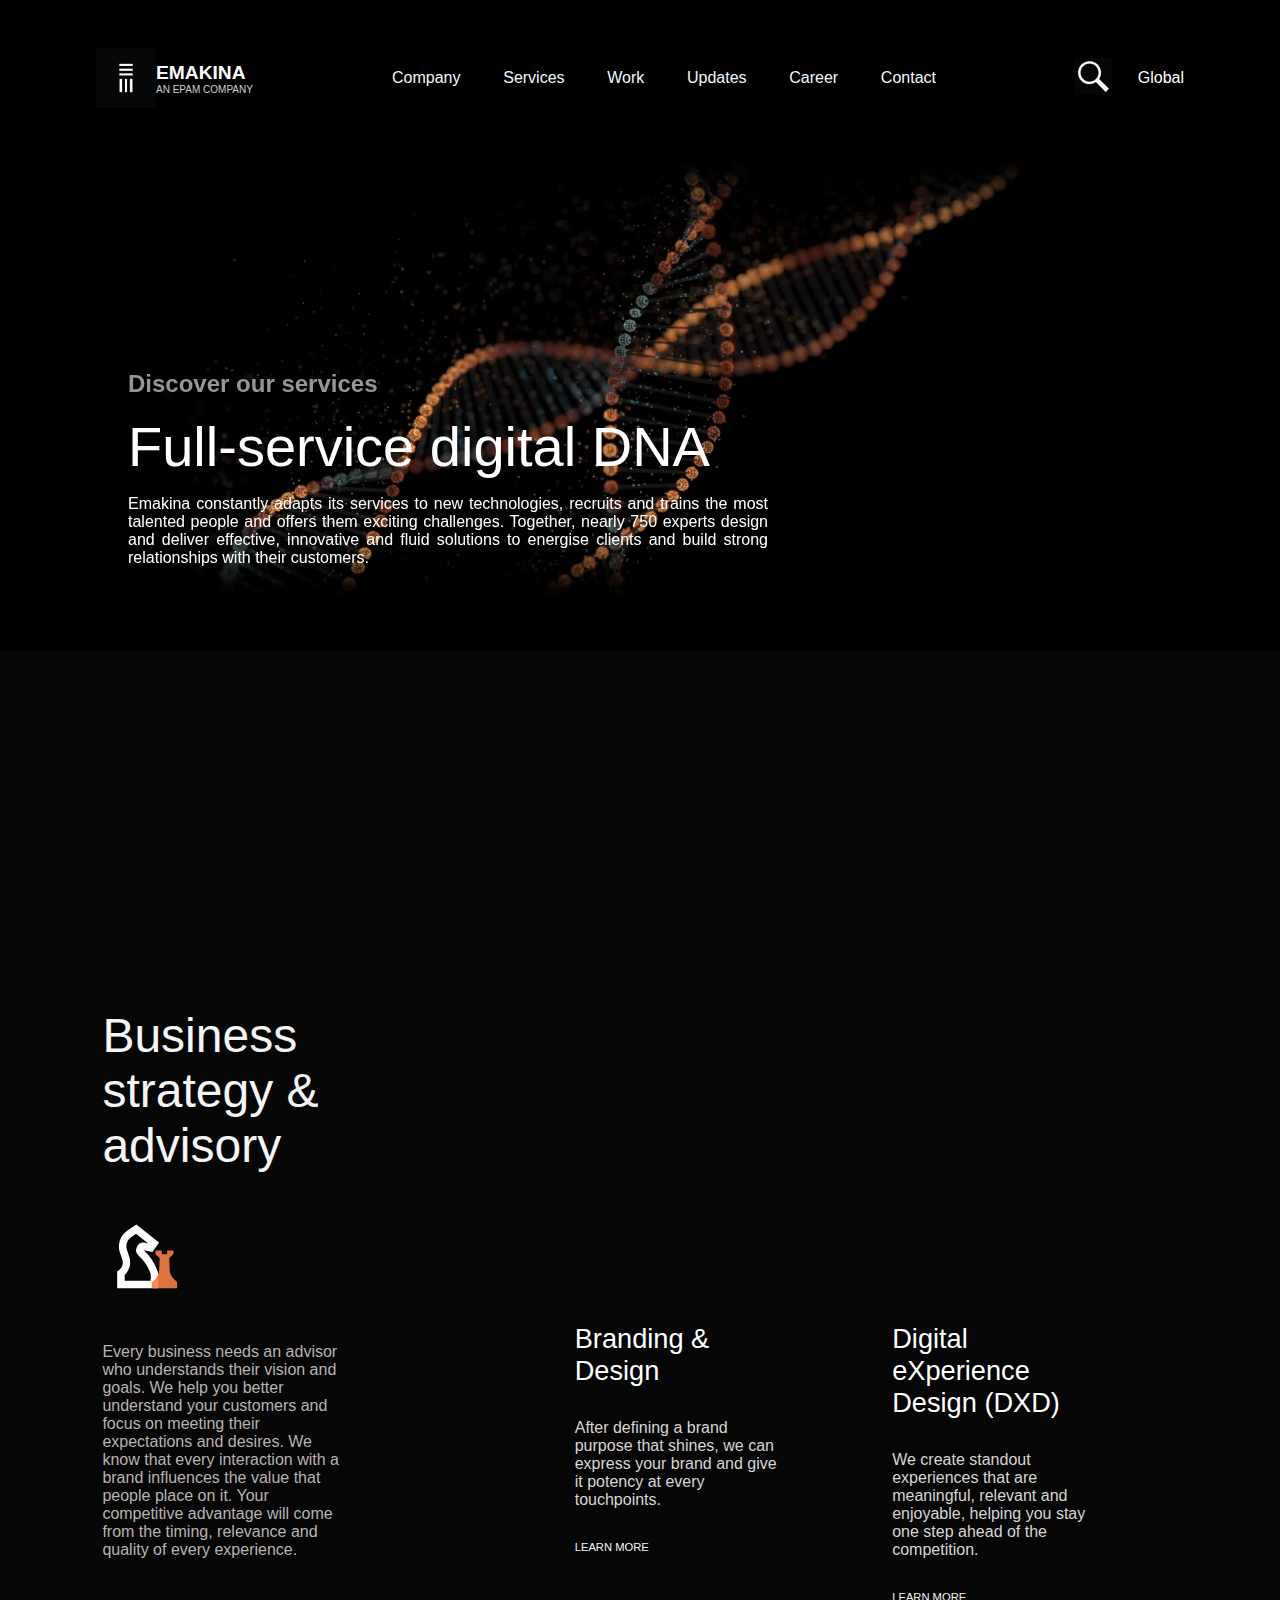
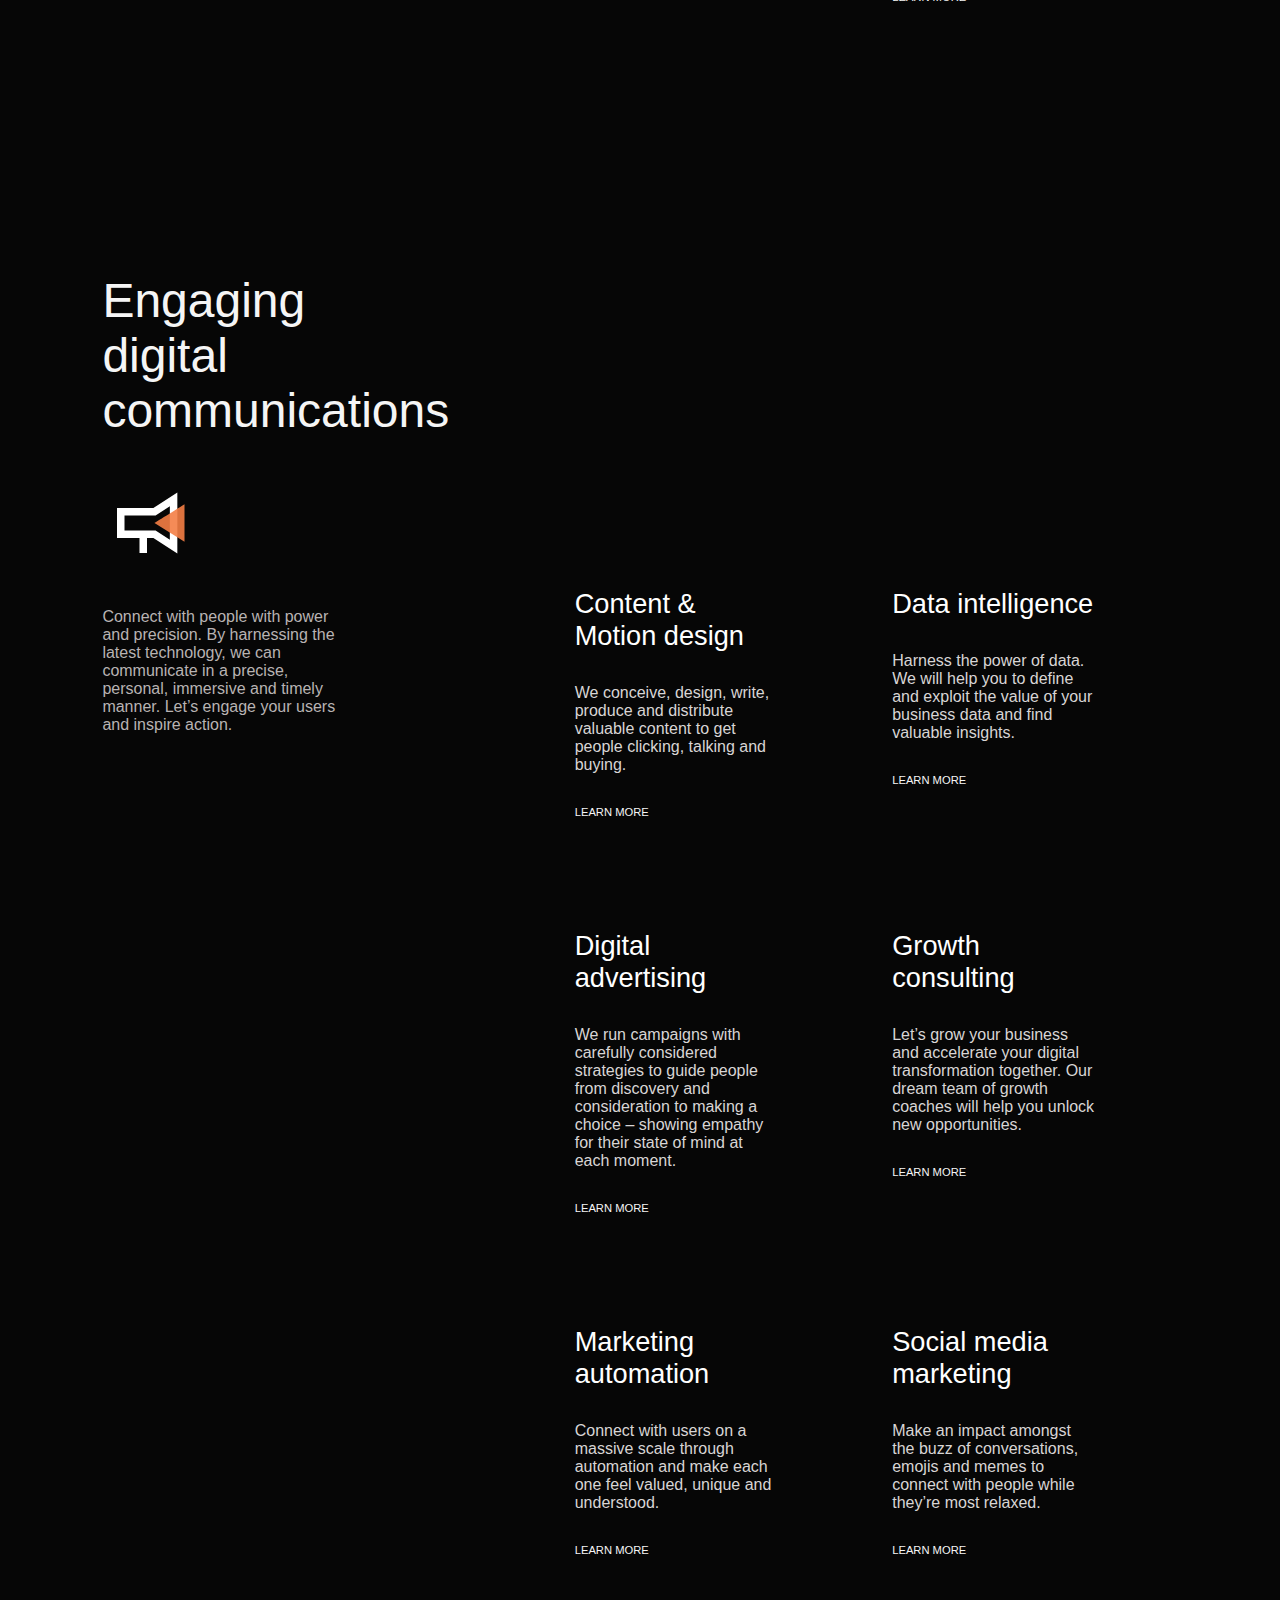
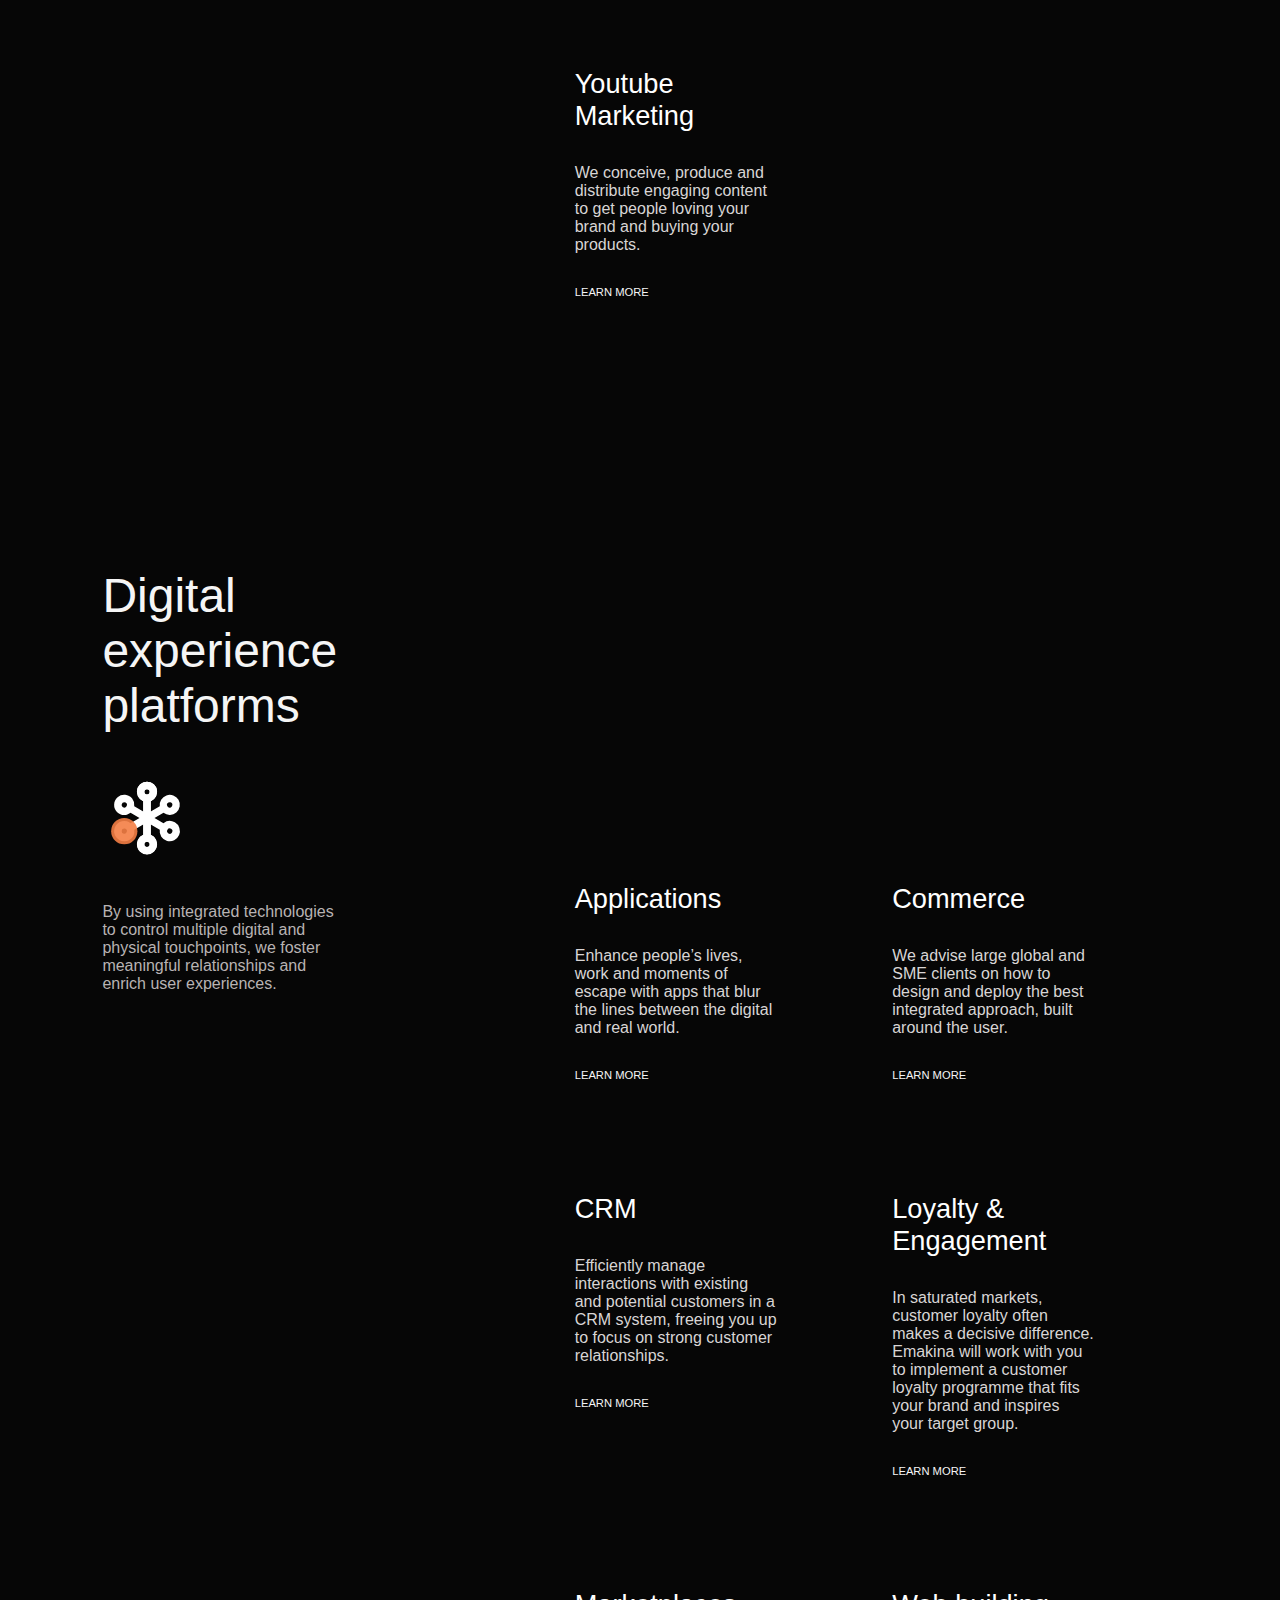
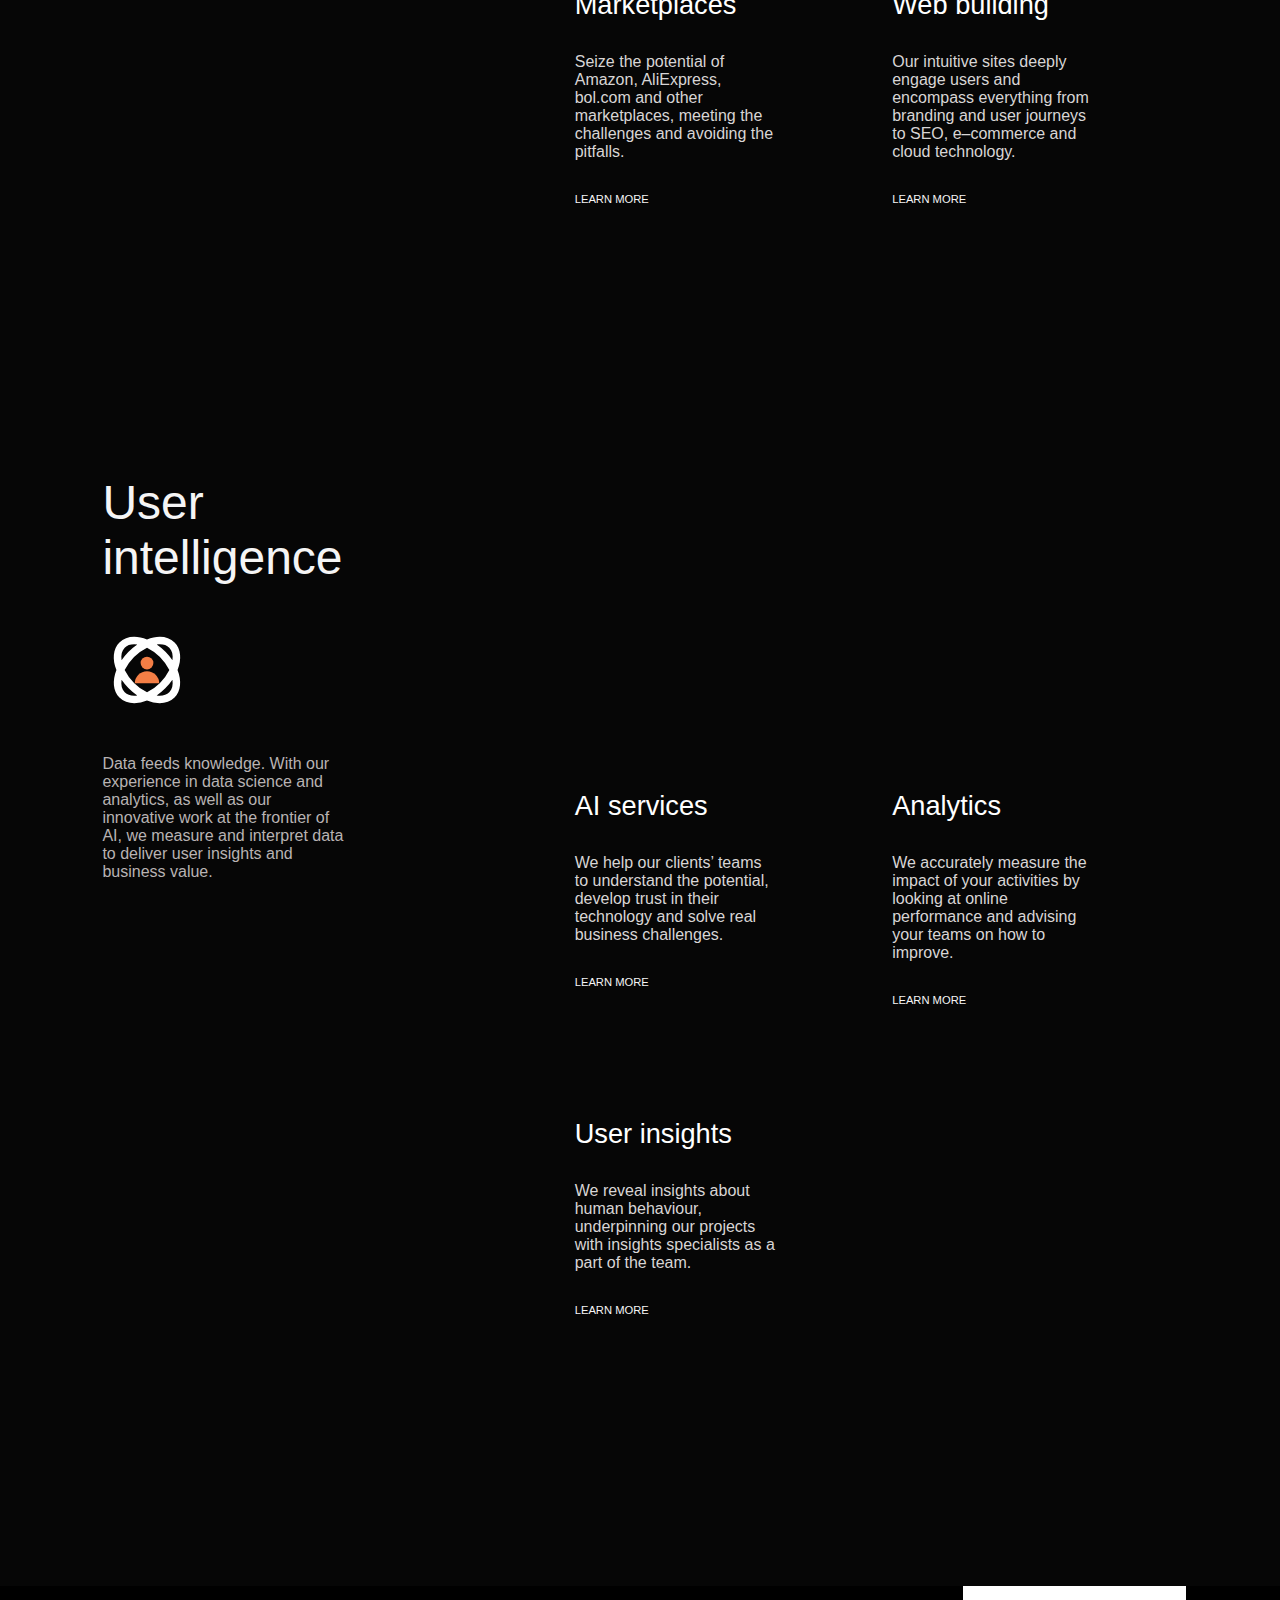
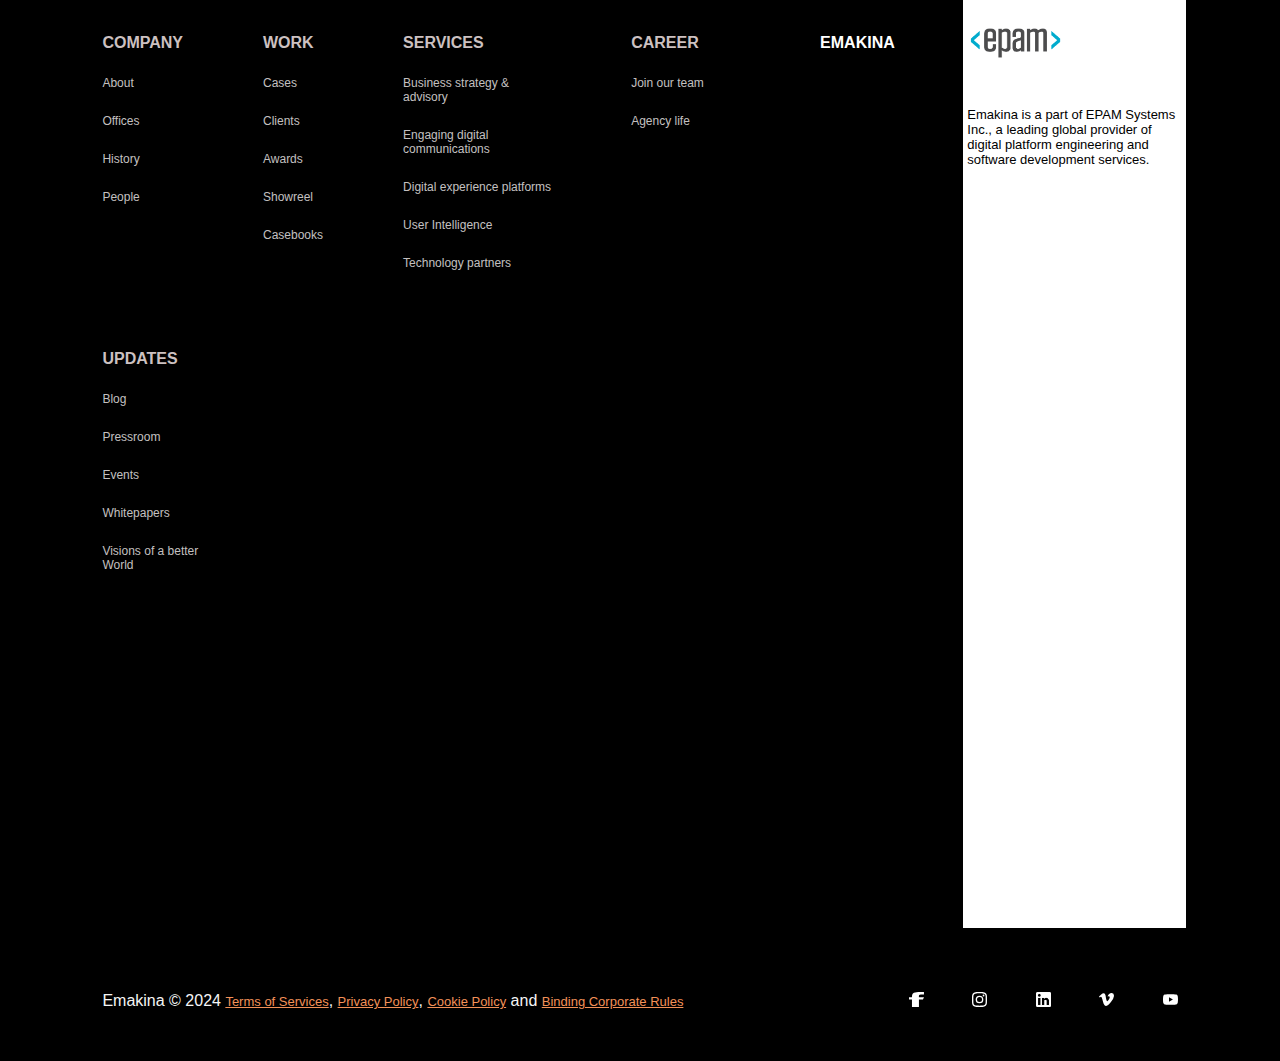
<file: src/service.html>
<!DOCTYPE html>
<html>
  <head>
    <meta charset="UTF-8" />
    <meta name="viewport" content="width=device-width, initial-scale=1.0" />
    <link rel="stylesheet" href="../css/index.css" />
    <link rel="stylesheet" href="../css/career.css" />
    <link rel="stylesheet" href="../css/company.css" />
    <link rel="stylesheet" href="../css/contact.css" />
    <link rel="stylesheet" href="../css/service.css" />
    <link rel="stylesheet" href="../css/update.css" />
    <link rel="stylesheet" href="../css/work.css" />
    <title>Emakina | Services</title>
  </head>
  <body>
    <header>
      <nav>
        <a href="../index.html" id="logo-emakina">
          <div class="logo-emakina-image">
            <img
              src="../logo/emakina_logo.jpeg"
              alt="logo-emakina"
              id="logo-emakina-size"
            />
          </div>
          <div class="logo-emakina-name">
            <div class="row-1">EMAKINA</div>
            <div class="row-2">AN EPAM COMPANY</div>
          </div>
        </a>
        <div class="link">
          <div class="link-page-container">
            <a href="company.html"><div class="souligne">Company</div> </a>
          </div>
          <div class="link-page-container">
            <a href="service.html"><div class="souligne">Services</div></a>
          </div>
          <div class="link-page-container">
            <a href="work.html"><div class="souligne">Work</div></a>
          </div>
          <div class="link-page-container">
            <a href="update.html"><div class="souligne">Updates</div></a>
          </div>
          <div class="link-page-container">
            <a href="career.html"><div class="souligne">Career</div></a>
          </div>
          <div class="link-page-container">
            <a href="contact.html"><div class="souligne">Contact</div></a>
          </div>
        </div>
        <div id="search">
          <a href="#"
            ><img src="../logo/search.svg" alt="search" id="search-size"
          /></a>
          <a href="#">Global</a>
        </div>
      </nav>
    </header>
    <main>
      <div class="video-container">
        <video autoplay muted loop id="background-video">
          <source src="../videos/Services-V2.mp4" type="video/mp4" />
        </video>
        <div id="video-company-text-content">
          <h2>Discover our services</h2>
          <div id="video-company-text-content-title">
            Full-service digital DNA
          </div>
          <div id="video-company-text-content-paragraph">
            Emakina constantly adapts its services to new technologies, recruits
            and trains the most talented people and offers them exciting
            challenges. Together, nearly 750 experts design and deliver
            effective, innovative and fluid solutions to energise clients and
            build strong relationships with their customers.
          </div>
        </div>
      </div>
      <div class="all-service-container">
        <div class="all-service-col-1">
          <div class="all-service-big-title">
            Business strategy & advisory
          </div>
          <div class="all-service-logo">
            <img src="../logo/echec.svg" alt="" class="all-service-logo-size" />
          </div>
          <div class="all-service-description">
            Every business needs an advisor who understands their vision and
            goals. We help you better understand your customers and focus on
            meeting their expectations and desires. We know that every
            interaction with a brand influences the value that people place on
            it. Your competitive advantage will come from the timing, relevance
            and quality of every experience.
          </div>
        </div>
        <div class="all-service-col-2">
          <div class="all-service-col-2-row">
            <div class="one-service">
              <div class="all-service-small-title">
                Branding & Design
              </div>
              <div class="all-service-explication">
                After defining a brand purpose that shines, we can express your
                brand and give it potency at every touchpoints.
              </div>
              <a href="" class="all-service-learn-more">
                LEARN MORE
              </a>
            </div>
            <div class="one-service">
              <div class="all-service-small-title">
                Digital eXperience Design (DXD)
              </div>
              <div class="all-service-explication">
                We create standout experiences that are meaningful, relevant and
                enjoyable, helping you stay one step ahead of the competition.
              </div>
              <a href="" class="all-service-learn-more">
                LEARN MORE
              </a>
            </div>
          </div>
        </div>
      </div>
      <div class="all-service-container">
        <div class="all-service-col-1">
          <div class="all-service-big-title">
            Engaging digital communications
          </div>
          <div class="all-service-logo">
            <img
              src="../logo/communication.svg"
              alt=""
              class="all-service-logo-size"
            />
          </div>
          <div class="all-service-description">
            Connect with people with power and precision. By harnessing the
            latest technology, we can communicate in a precise, personal,
            immersive and timely manner. Let’s engage your users and inspire
            action.
          </div>
        </div>
        <div class="all-service-col-2">
          <div class="all-service-col-2-row">
            <div class="one-service">
              <div class="all-service-small-title">
                Content & Motion design
              </div>
              <div class="all-service-explication">
                We conceive, design, write, produce and distribute valuable
                content to get people clicking, talking and buying.
              </div>
              <a href="" class="all-service-learn-more">
                LEARN MORE
              </a>
            </div>
            <div class="one-service">
              <div class="all-service-small-title">
                Data intelligence
              </div>
              <div class="all-service-explication">
                Harness the power of data. We will help you to define and
                exploit the value of your business data and find valuable
                insights.
              </div>
              <a href="" class="all-service-learn-more">
                LEARN MORE
              </a>
            </div>
          </div>
          <div class="all-service-col-2-row">
            <div class="one-service">
              <div class="all-service-small-title">
                Digital advertising
              </div>
              <div class="all-service-explication">
                We run campaigns with carefully considered strategies to guide
                people from discovery and consideration to making a choice –
                showing empathy for their state of mind at each moment.
              </div>
              <a href="" class="all-service-learn-more">
                LEARN MORE
              </a>
            </div>
            <div class="one-service">
              <div class="all-service-small-title">
                Growth consulting
              </div>
              <div class="all-service-explication">
                Let’s grow your business and accelerate your digital
                transformation together. Our dream team of growth coaches will
                help you unlock new opportunities.
              </div>
              <a href="" class="all-service-learn-more">
                LEARN MORE
              </a>
            </div>
          </div>
          <div class="all-service-col-2-row">
            <div class="one-service">
              <div class="all-service-small-title">
                Marketing automation
              </div>
              <div class="all-service-explication">
                Connect with users on a massive scale through automation and
                make each one feel valued, unique and understood.
              </div>
              <a href="" class="all-service-learn-more">
                LEARN MORE
              </a>
            </div>
            <div class="one-service">
              <div class="all-service-small-title">
                Social media marketing
              </div>
              <div class="all-service-explication">
                Make an impact amongst the buzz of conversations, emojis and
                memes to connect with people while they’re most relaxed.
              </div>
              <a href="" class="all-service-learn-more">
                LEARN MORE
              </a>
            </div>
          </div>
          <div class="all-service-col-2-row">
            <div class="one-service">
              <div class="all-service-small-title">
                Youtube Marketing
              </div>
              <div class="all-service-explication">
                We conceive, produce and distribute engaging content to get
                people loving your brand and buying your products.
              </div>
              <a href="" class="all-service-learn-more">
                LEARN MORE
              </a>
            </div>
          </div>
        </div>
      </div>
      <div class="all-service-container">
        <div class="all-service-col-1">
          <div class="all-service-big-title">
            Digital experience platforms
          </div>
          <div class="all-service-logo">
            <img
              src="../logo/omnichannel.svg"
              alt=""
              class="all-service-logo-size"
            />
          </div>
          <div class="all-service-description">
            By using integrated technologies to control multiple digital and
            physical touchpoints, we foster meaningful relationships and enrich
            user experiences.
          </div>
        </div>
        <div class="all-service-col-2">
          <div class="all-service-col-2-row">
            <div class="one-service">
              <div class="all-service-small-title">
                Applications
              </div>
              <div class="all-service-explication">
                Enhance people’s lives, work and moments of escape with apps
                that blur the lines between the digital and real world.
              </div>
              <a href="" class="all-service-learn-more">
                LEARN MORE
              </a>
            </div>
            <div class="one-service">
              <div class="all-service-small-title">
                Commerce
              </div>
              <div class="all-service-explication">
                We advise large global and SME clients on how to design and
                deploy the best integrated approach, built around the user.
              </div>
              <a href="" class="all-service-learn-more">
                LEARN MORE
              </a>
            </div>
          </div>
          <div class="all-service-col-2-row">
            <div class="one-service">
              <div class="all-service-small-title">
                CRM
              </div>
              <div class="all-service-explication">
                Efficiently manage interactions with existing and potential
                customers in a CRM system, freeing you up to focus on strong
                customer relationships.
              </div>
              <a href="" class="all-service-learn-more">
                LEARN MORE
              </a>
            </div>
            <div class="one-service">
              <div class="all-service-small-title">
                Loyalty & Engagement
              </div>
              <div class="all-service-explication">
                In saturated markets, customer loyalty often makes a decisive
                difference. Emakina will work with you to implement a customer
                loyalty programme that fits your brand and inspires your target
                group.
              </div>
              <a href="" class="all-service-learn-more">
                LEARN MORE
              </a>
            </div>
          </div>
          <div class="all-service-col-2-row">
            <div class="one-service">
              <div class="all-service-small-title">
                Marketplaces
              </div>
              <div class="all-service-explication">
                Seize the potential of Amazon, AliExpress, bol.com and other
                marketplaces, meeting the challenges and avoiding the pitfalls.
              </div>
              <a href="" class="all-service-learn-more">
                LEARN MORE
              </a>
            </div>
            <div class="one-service">
              <div class="all-service-small-title">
                Web building
              </div>
              <div class="all-service-explication">
                Our intuitive sites deeply engage users and encompass everything
                from branding and user journeys to SEO, e–commerce and cloud
                technology.
              </div>
              <a href="" class="all-service-learn-more">
                LEARN MORE
              </a>
            </div>
          </div>
        </div>
      </div>
      <div class="all-service-container">
        <div class="all-service-col-1">
          <div class="all-service-big-title">
            User intelligence
          </div>
          <div class="all-service-logo">
            <img src="../logo/user.svg" alt="" class="all-service-logo-size" />
          </div>
          <div class="all-service-description">
            Data feeds knowledge. With our experience in data science and
            analytics, as well as our innovative work at the frontier of AI, we
            measure and interpret data to deliver user insights and business
            value.
          </div>
        </div>
        <div class="all-service-col-2">
          <div class="all-service-col-2-row">
            <div class="one-service">
              <div class="all-service-small-title">
                AI services
              </div>
              <div class="all-service-explication">
                We help our clients’ teams to understand the potential, develop
                trust in their technology and solve real business challenges.
              </div>
              <a href="" class="all-service-learn-more">
                LEARN MORE
              </a>
            </div>
            <div class="one-service">
              <div class="all-service-small-title">
                Analytics
              </div>
              <div class="all-service-explication">
                We accurately measure the impact of your activities by looking
                at online performance and advising your teams on how to improve.
              </div>
              <a href="" class="all-service-learn-more">
                LEARN MORE
              </a>
            </div>
          </div>
          <div class="all-service-col-2-row">
            <div class="one-service">
              <div class="all-service-small-title">
                User insights
              </div>
              <div class="all-service-explication">
                We reveal insights about human behaviour, underpinning our
                projects with insights specialists as a part of the team.
              </div>
              <a href="" class="all-service-learn-more">
                LEARN MORE
              </a>
            </div>
          </div>
        </div>
      </div>
    </main>
    <footer>
      <div id="head-footer-container">
        <div id="foot-link-container">
          <div class="foot-link-row">
            <div class="link-type">
              <div class="link-title">COMPANY</div>
              <a href="#">About</a>
              <a href="#">Offices</a>
              <a href="#">History</a>
              <a href="#">People</a>
            </div>
            <div class="link-type">
              <div class="link-title">WORK</div>
              <a href="">Cases</a>
              <a href="#">Clients</a>
              <a href="#">Awards</a>
              <a href="#">Showreel</a>
              <a href="#">Casebooks</a>
            </div>
            <div class="link-type">
              <div class="link-title">SERVICES</div>
              <a href="#">Business strategy & <br />advisory</a>
              <a href="#">Engaging digital <br />communications</a>
              <a href="#">Digital experience platforms</a>
              <a href="#">User Intelligence</a>
              <a href="#">Technology partners</a>
            </div>

            <div class="link-type">
              <div class="link-title">CAREER</div>
              <a href="#">Join our team</a>
              <a href="#">Agency life</a>
            </div>
            <div class="link-type">
              <div class="link-title">UPDATES</div>
              <a href="#">Blog</a>
              <a href="#">Pressroom</a>
              <a href="#">Events</a>
              <a href="#">Whitepapers</a>
              <a href="#">Visions of a better <br />World</a>
            </div>
          </div>
        </div>
        <div id="epam">
          <div id="left-footer">
            <div class="link-title">EMAKINA</div>
          </div>
          <div class="right-footer">
            <div id="epam-content">
              <div id="epam-image">
                <img
                  src="../logo/EPAM_LOGO_Primary.png"
                  alt="Epam"
                  id="epam-image-size"
                />
              </div>
              <p>
                Emakina is a part of EPAM Systems Inc., a leading global
                provider of digital platform engineering and software
                development services.
              </p>
            </div>
          </div>
        </div>
      </div>
      <div id="foot-footer-container">
        <div id="copyright">
          Emakina © 2024 <a href="service.html">Terms of Services</a>,
          <a href="#">Privacy Policy</a>, <a href="#">Cookie Policy</a> and
          <a href="#">Binding Corporate Rules</a>
        </div>
        <div id="social">
          <img src="../logo/facebook.svg" alt="" id="social-image-size" />
          <img src="../logo/instagram.svg" alt="" id="social-image-size" />
          <img src="../logo/linkdin.png" alt="" id="social-image-size" />
          <img src="../logo/vimeo.svg" alt="" id="social-image-size" />
          <img src="../logo/youtube.svg" alt="" id="social-image-size" />
        </div>
      </div>
    </footer>
  </body>
</html>
</file>
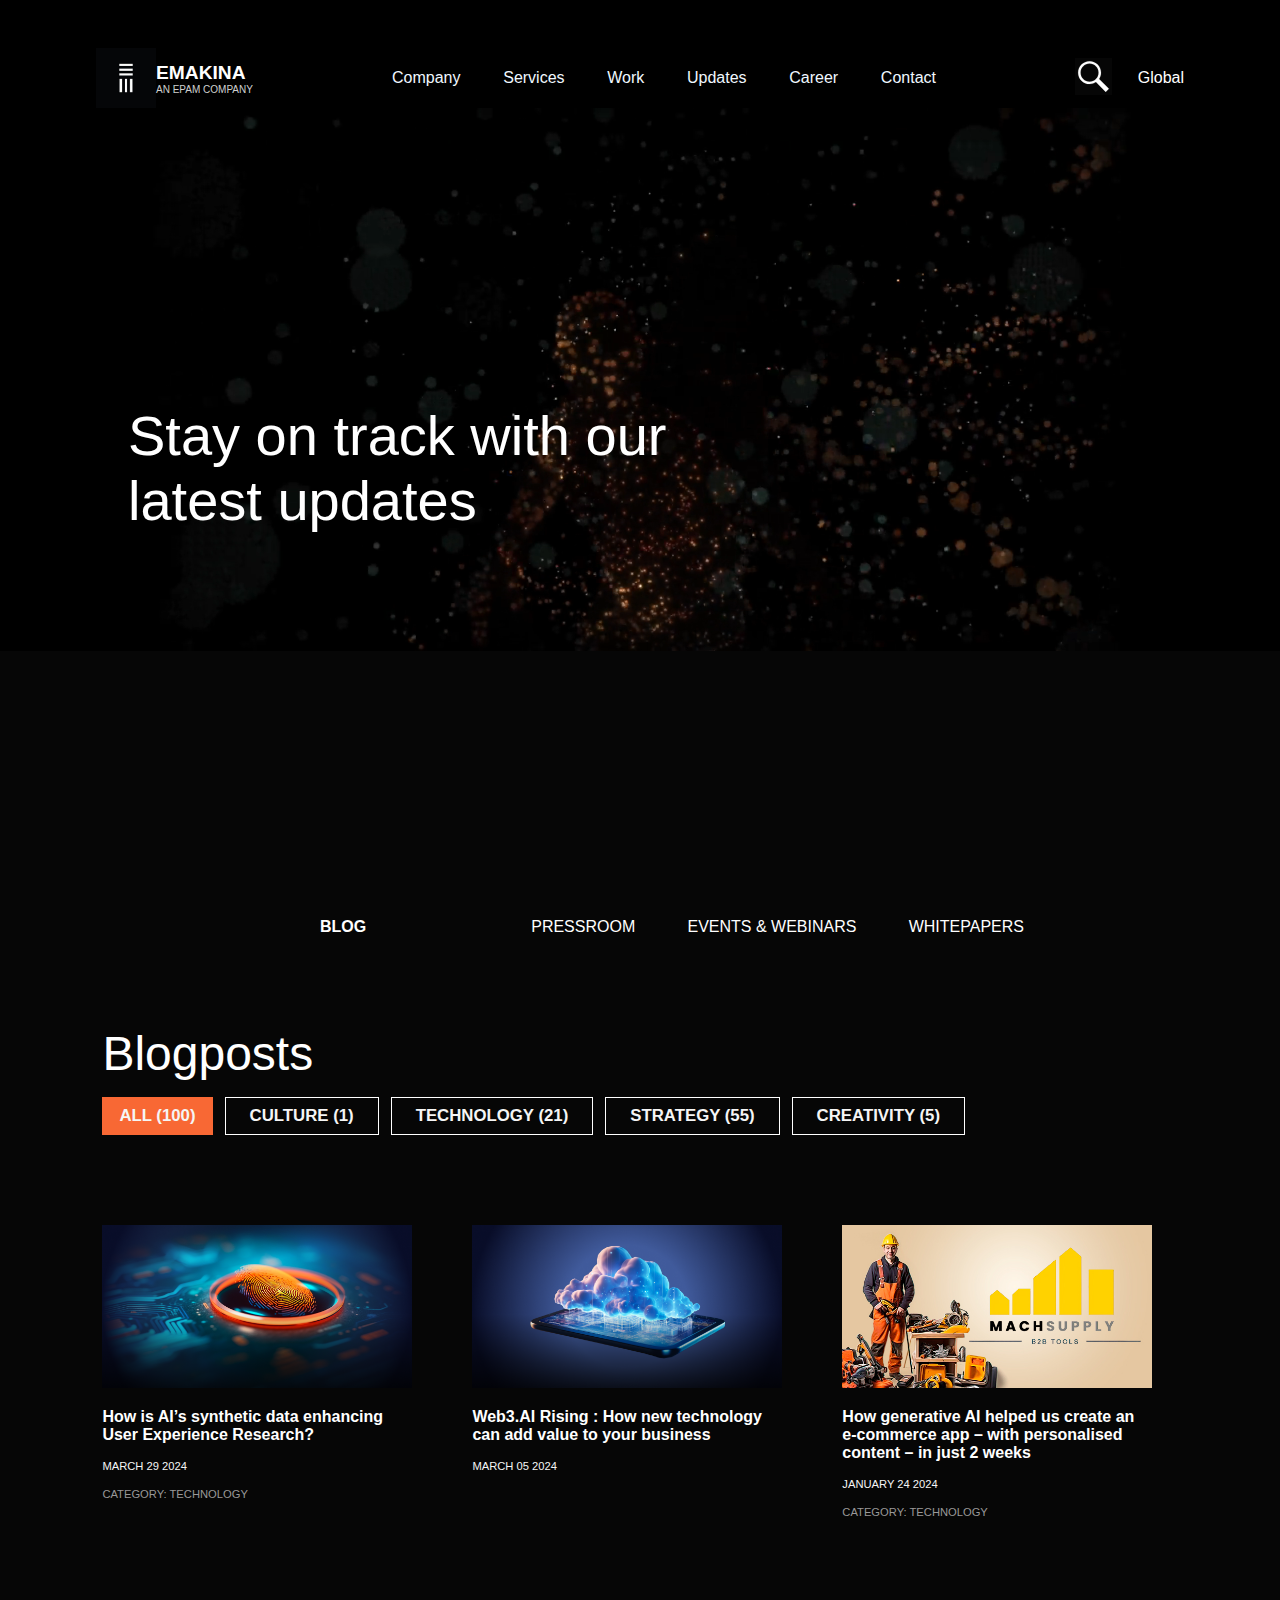
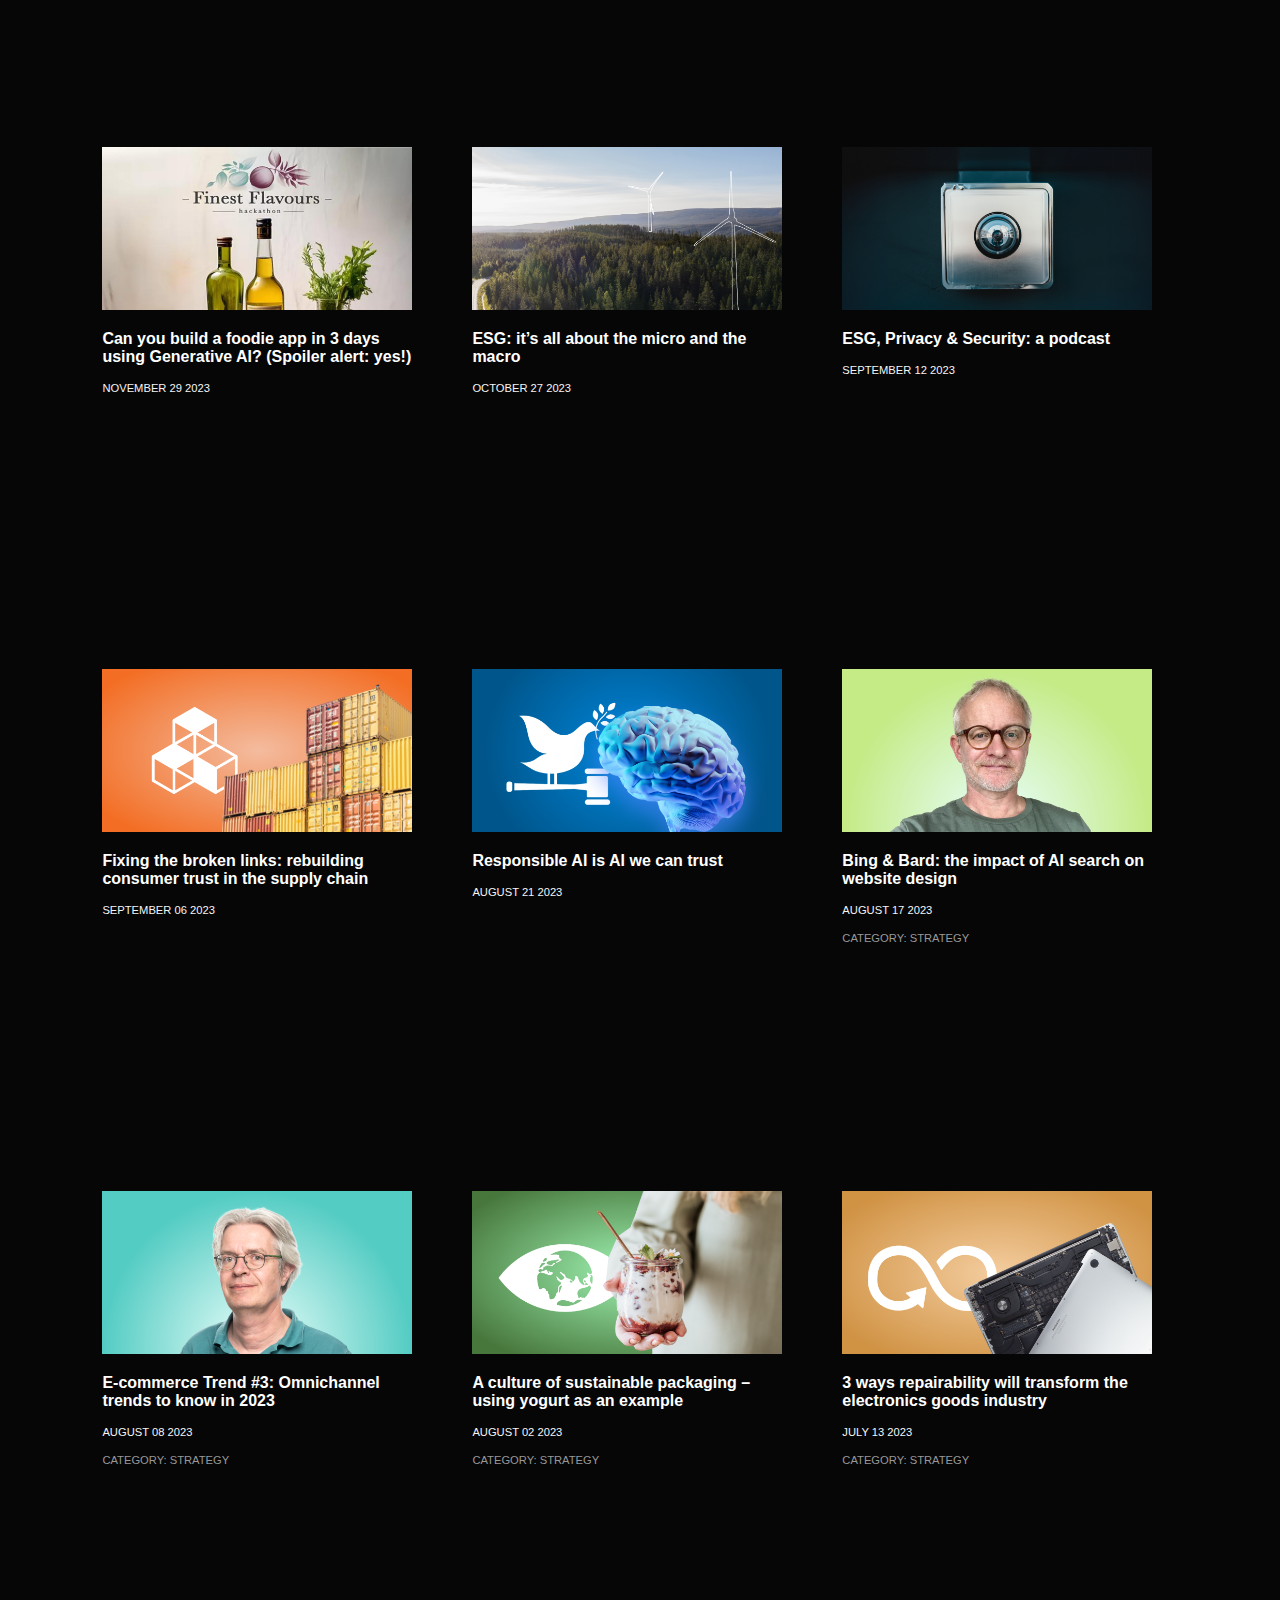
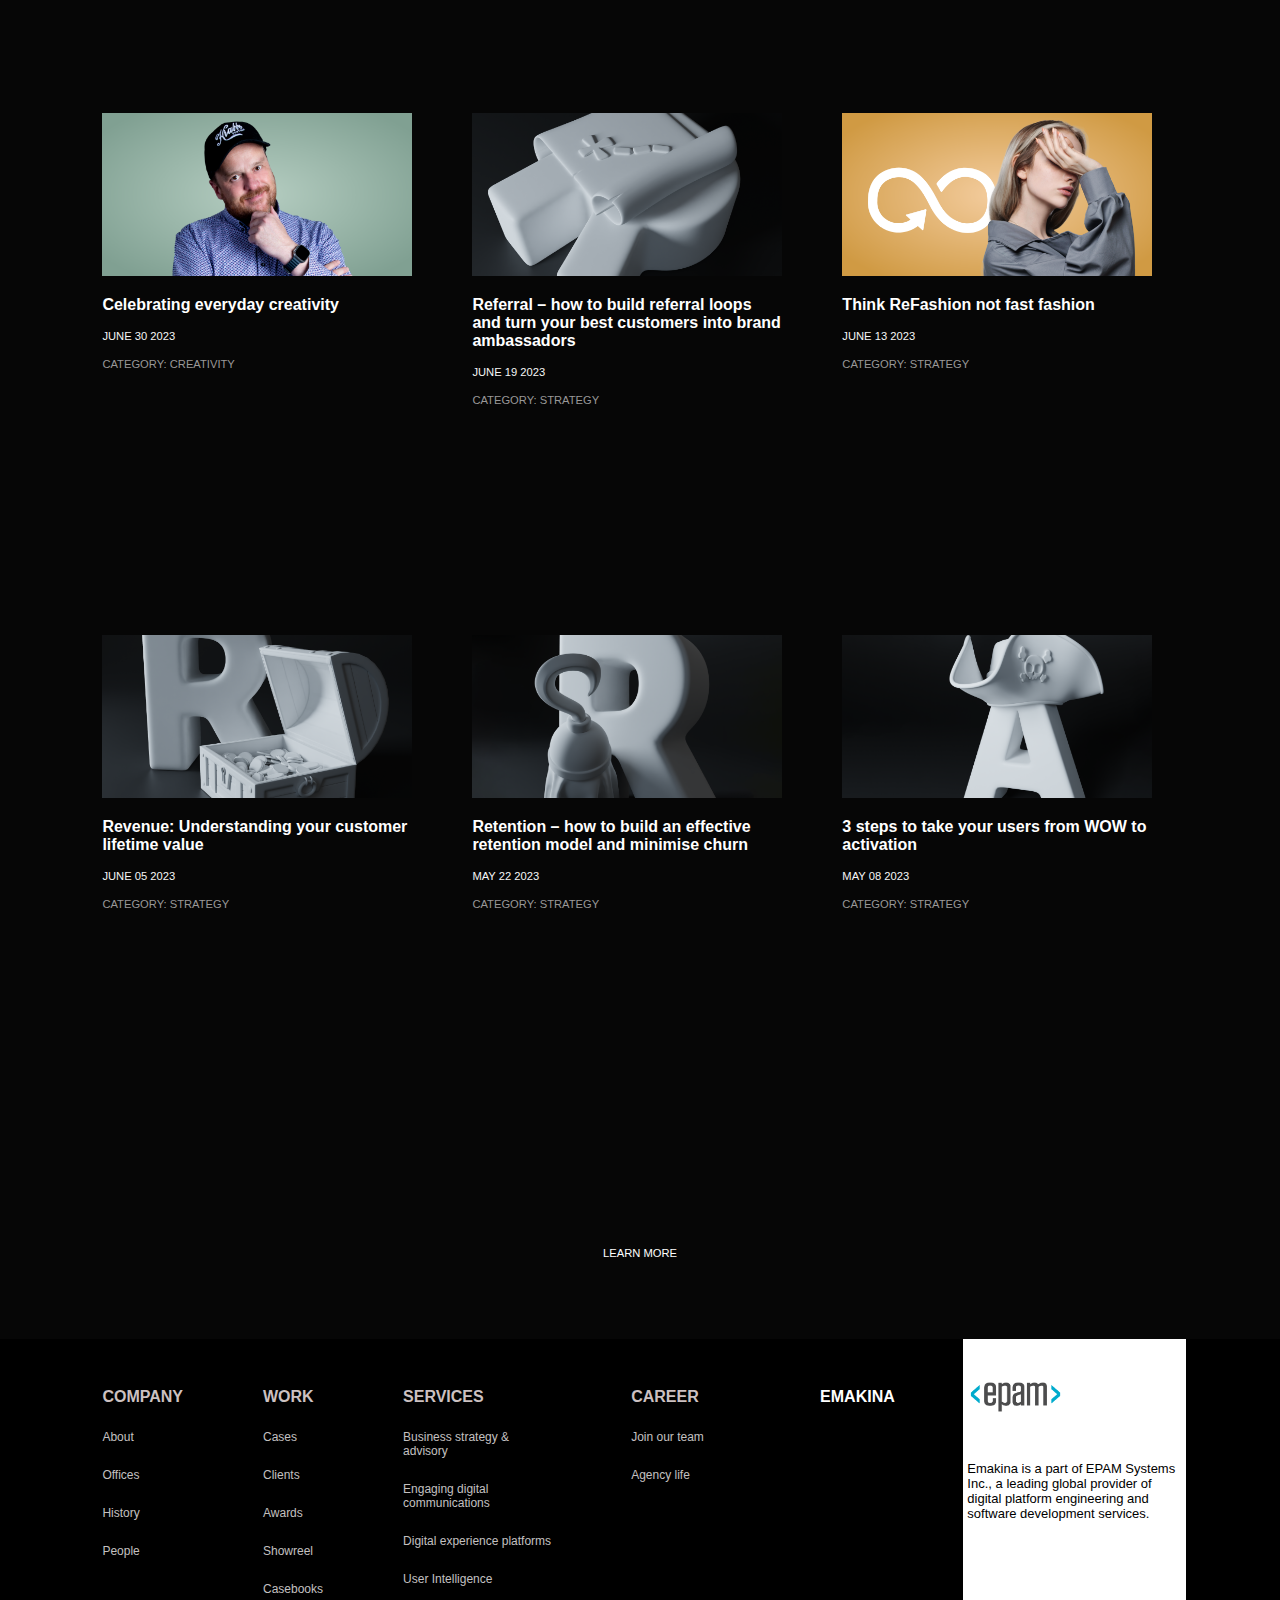
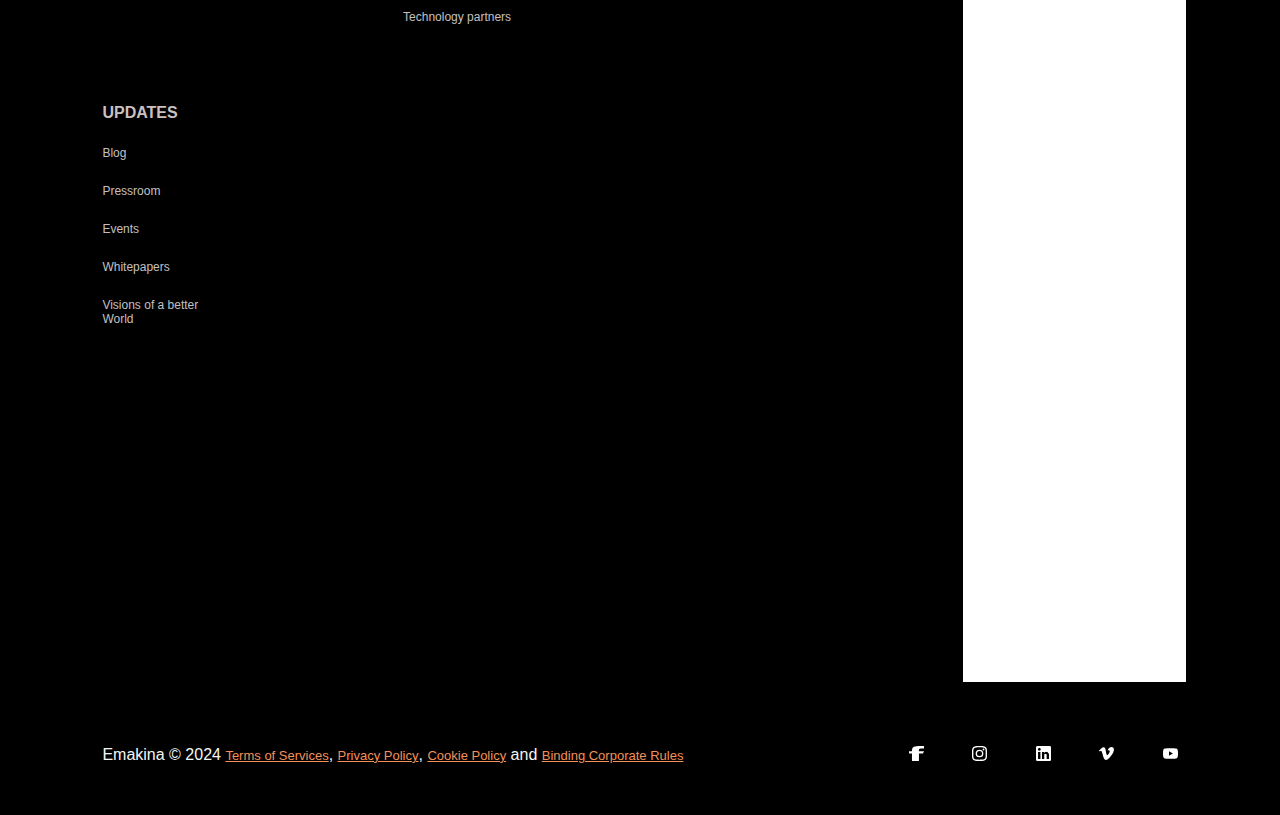
<file: src/update.html>
<!DOCTYPE html>
<html>
  <head>
    <meta charset="UTF-8" />
    <meta name="viewport" content="width=device-width, initial-scale=1.0" />
    <link rel="stylesheet" href="../css/index.css" />
    <link rel="stylesheet" href="../css/career.css" />
    <link rel="stylesheet" href="../css/company.css" />
    <link rel="stylesheet" href="../css/contact.css" />
    <link rel="stylesheet" href="../css/service.css" />
    <link rel="stylesheet" href="../css/update.css" />
    <link rel="stylesheet" href="../css/work.css" />
    <title>Emakina | Career</title>
  </head>
  <body>
    <header>
      <nav>
        <a href="../index.html" id="logo-emakina">
          <div class="logo-emakina-image">
            <img
              src="../logo/emakina_logo.jpeg"
              alt="logo-emakina"
              id="logo-emakina-size"
            />
          </div>
          <div class="logo-emakina-name">
            <div class="row-1">EMAKINA</div>
            <div class="row-2">AN EPAM COMPANY</div>
          </div>
        </a>
        <div class="link">
          <div class="link-page-container">
            <a href="company.html"><div class="souligne">Company</div> </a>
          </div>
          <div class="link-page-container">
            <a href="service.html"><div class="souligne">Services</div></a>
          </div>
          <div class="link-page-container">
            <a href="work.html"><div class="souligne">Work</div></a>
          </div>
          <div class="link-page-container">
            <a href="update.html"><div class="souligne">Updates</div></a>
          </div>
          <div class="link-page-container">
            <a href="career.html"><div class="souligne">Career</div></a>
          </div>
          <div class="link-page-container">
            <a href="contact.html"><div class="souligne">Contact</div></a>
          </div>
        </div>
        <div id="search">
          <a href="#"
            ><img src="../logo/search.svg" alt="search" id="search-size"
          /></a>
          <a href="#">Global</a>
        </div>
      </nav>
    </header>
    <main>
      <div class="video-container">
        <video autoplay muted loop id="background-video">
          <source src="../videos/Updates.mp4" type="video/mp4" />
        </video>
        <div id="video-company-text-content">
          <div id="video-company-text-content-title">
            Stay on track with our <br />
            latest updates
          </div>
        </div>
      </div>
      <div id="blog-menu">
        <div id="blog-choice-menu">
          BLOG
        </div>
        <div class="blog-item">
          <a href="#">PRESSROOM</a>
          <a href="#">EVENTS & WEBINARS</a>
          <a href="#">WHITEPAPERS</a>
        </div>
      </div>
      <div id="blogposts">
        Blogposts
      </div>
      <div id="blogpost-menu">
        <button id="all-blogpost">ALL (100)</button>
        <button id="other-blogpost">CULTURE (1)</button>
        <button id="other-blogpost">TECHNOLOGY (21)</button>
        <button id="other-blogpost">STRATEGY (55)</button>
        <button id="other-blogpost">CREATIVITY (5)</button>
      </div>

      <div id="blogpost-container"></div>

      <div id="learn-more-blogpost">
        LEARN MORE
      </div>
    </main>
    <footer>
      <div id="head-footer-container">
        <div id="foot-link-container">
          <div class="foot-link-row">
            <div class="link-type">
              <div class="link-title">COMPANY</div>
              <a href="#">About</a>
              <a href="#">Offices</a>
              <a href="#">History</a>
              <a href="#">People</a>
            </div>
            <div class="link-type">
              <div class="link-title">WORK</div>
              <a href="">Cases</a>
              <a href="#">Clients</a>
              <a href="#">Awards</a>
              <a href="#">Showreel</a>
              <a href="#">Casebooks</a>
            </div>
            <div class="link-type">
              <div class="link-title">SERVICES</div>
              <a href="#">Business strategy & <br />advisory</a>
              <a href="#">Engaging digital <br />communications</a>
              <a href="#">Digital experience platforms</a>
              <a href="#">User Intelligence</a>
              <a href="#">Technology partners</a>
            </div>

            <div class="link-type">
              <div class="link-title">CAREER</div>
              <a href="#">Join our team</a>
              <a href="#">Agency life</a>
            </div>
            <div class="link-type">
              <div class="link-title">UPDATES</div>
              <a href="#">Blog</a>
              <a href="#">Pressroom</a>
              <a href="#">Events</a>
              <a href="#">Whitepapers</a>
              <a href="#">Visions of a better <br />World</a>
            </div>
          </div>
        </div>
        <div id="epam">
          <div id="left-footer">
            <div class="link-title">EMAKINA</div>
          </div>
          <div class="right-footer">
            <div id="epam-content">
              <div id="epam-image">
                <img
                  src="../logo/EPAM_LOGO_Primary.png"
                  alt="Epam"
                  id="epam-image-size"
                />
              </div>
              <p>
                Emakina is a part of EPAM Systems Inc., a leading global
                provider of digital platform engineering and software
                development services.
              </p>
            </div>
          </div>
        </div>
      </div>
      <div id="foot-footer-container">
        <div id="copyright">
          Emakina © 2024 <a href="service.html">Terms of Services</a>,
          <a href="#">Privacy Policy</a>, <a href="#">Cookie Policy</a> and
          <a href="#">Binding Corporate Rules</a>
        </div>
        <div id="social">
          <img src="../logo/facebook.svg" alt="" id="social-image-size" />
          <img src="../logo/instagram.svg" alt="" id="social-image-size" />
          <img src="../logo/linkdin.png" alt="" id="social-image-size" />
          <img src="../logo/vimeo.svg" alt="" id="social-image-size" />
          <img src="../logo/youtube.svg" alt="" id="social-image-size" />
        </div>
      </div>
    </footer>
  </body>
  <script src="../js/update.js"></script>
</html>
</file>
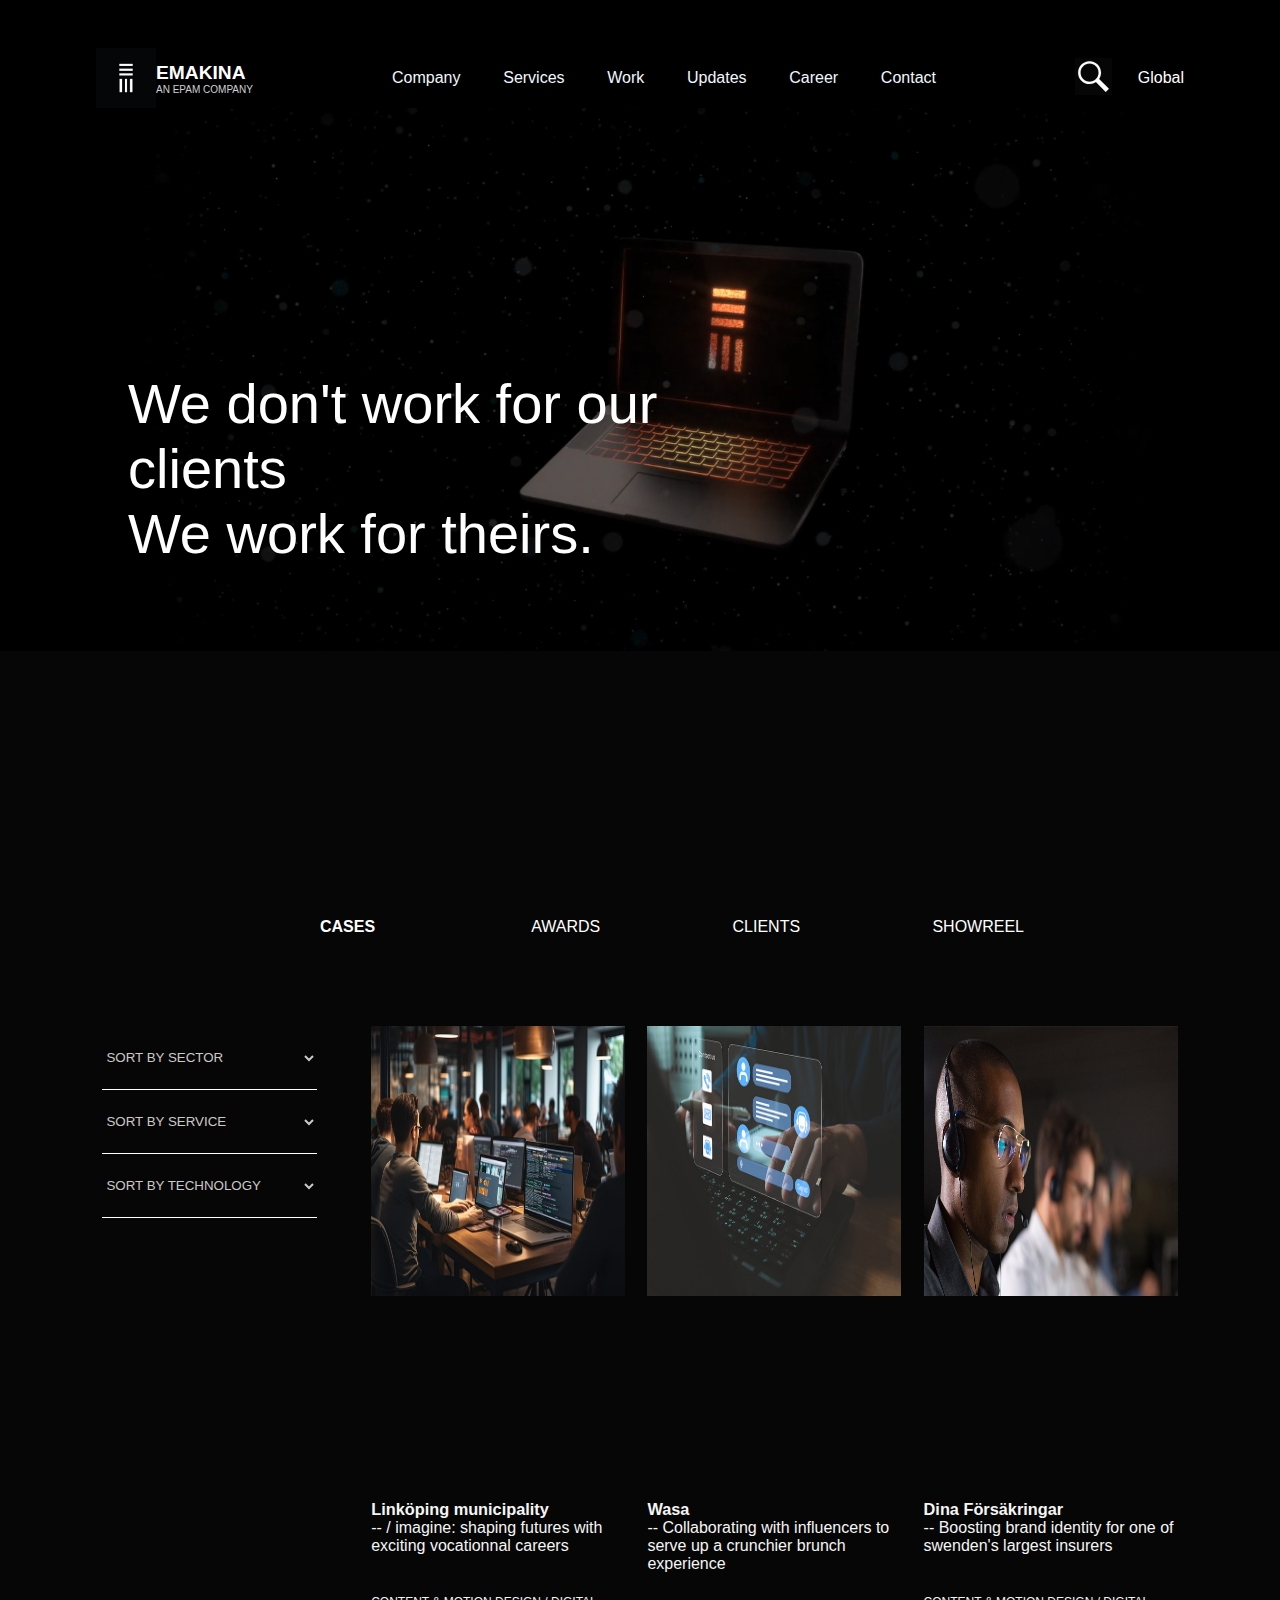
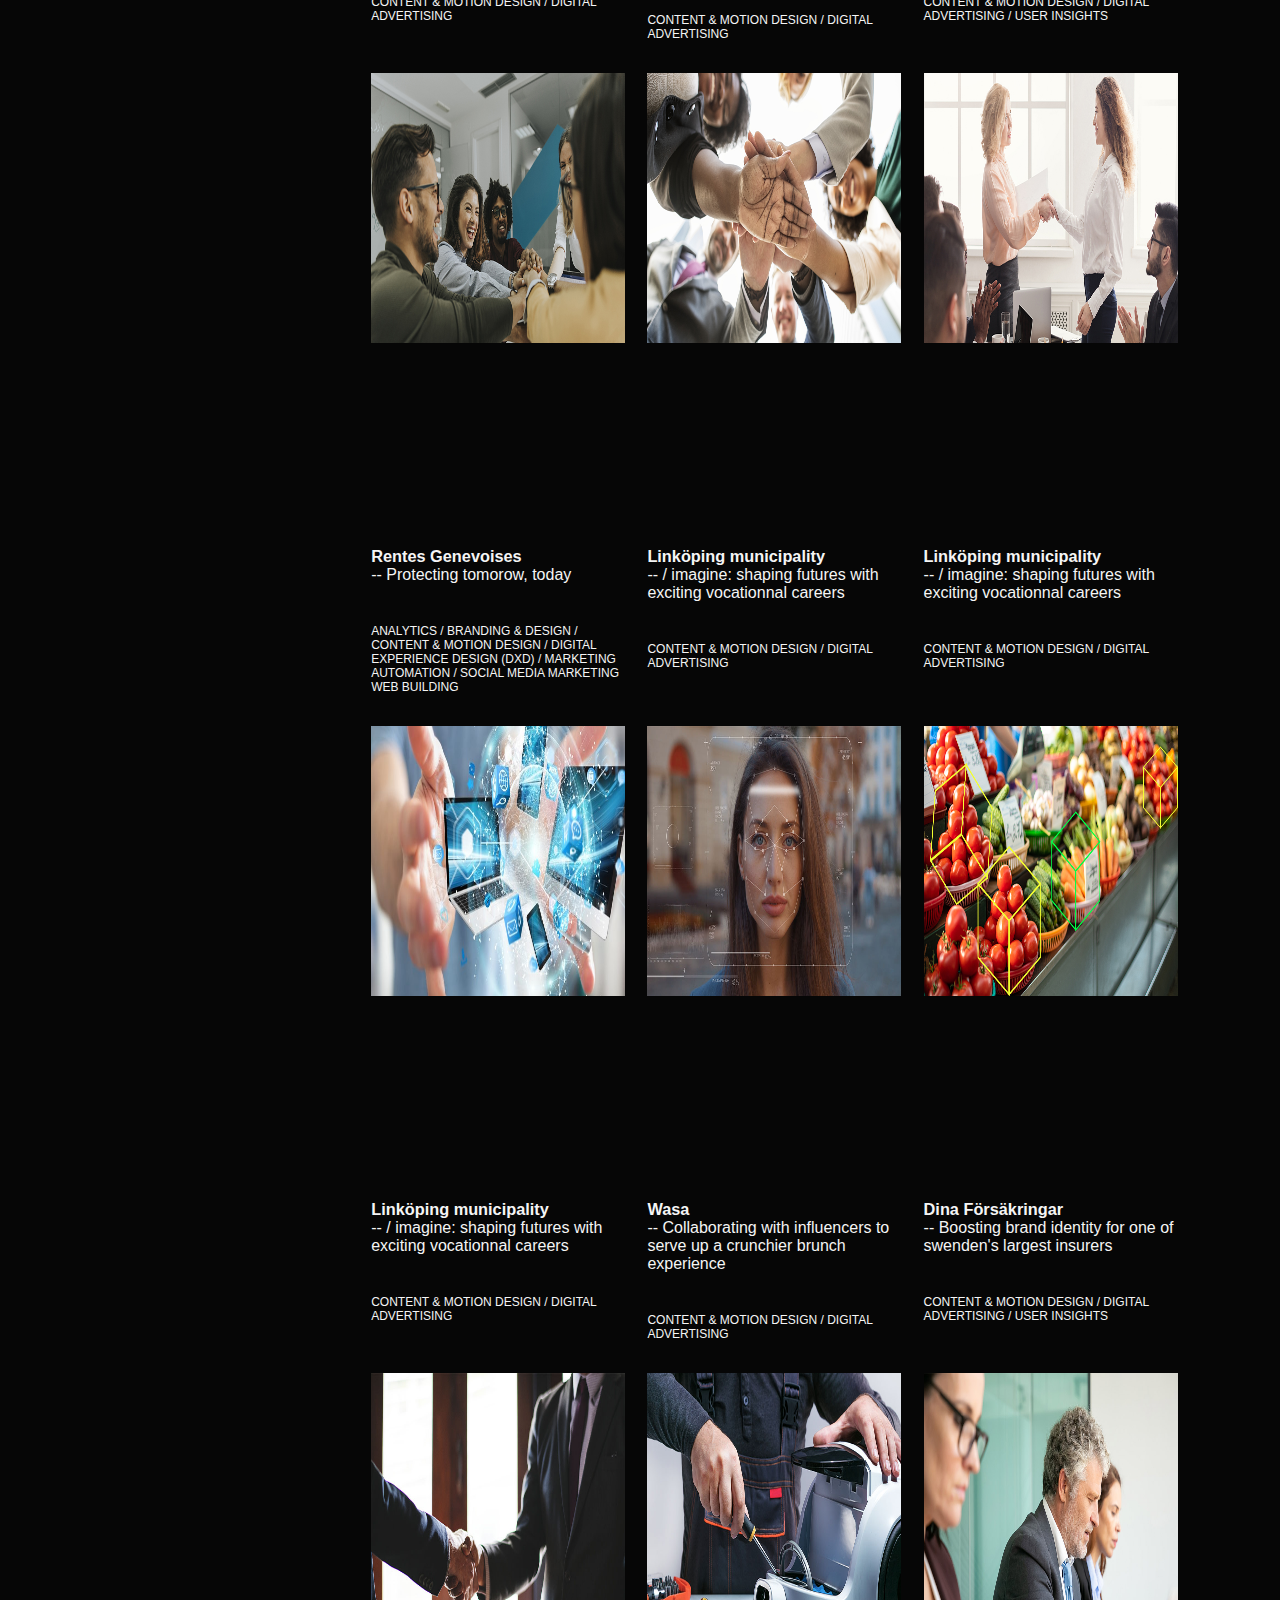
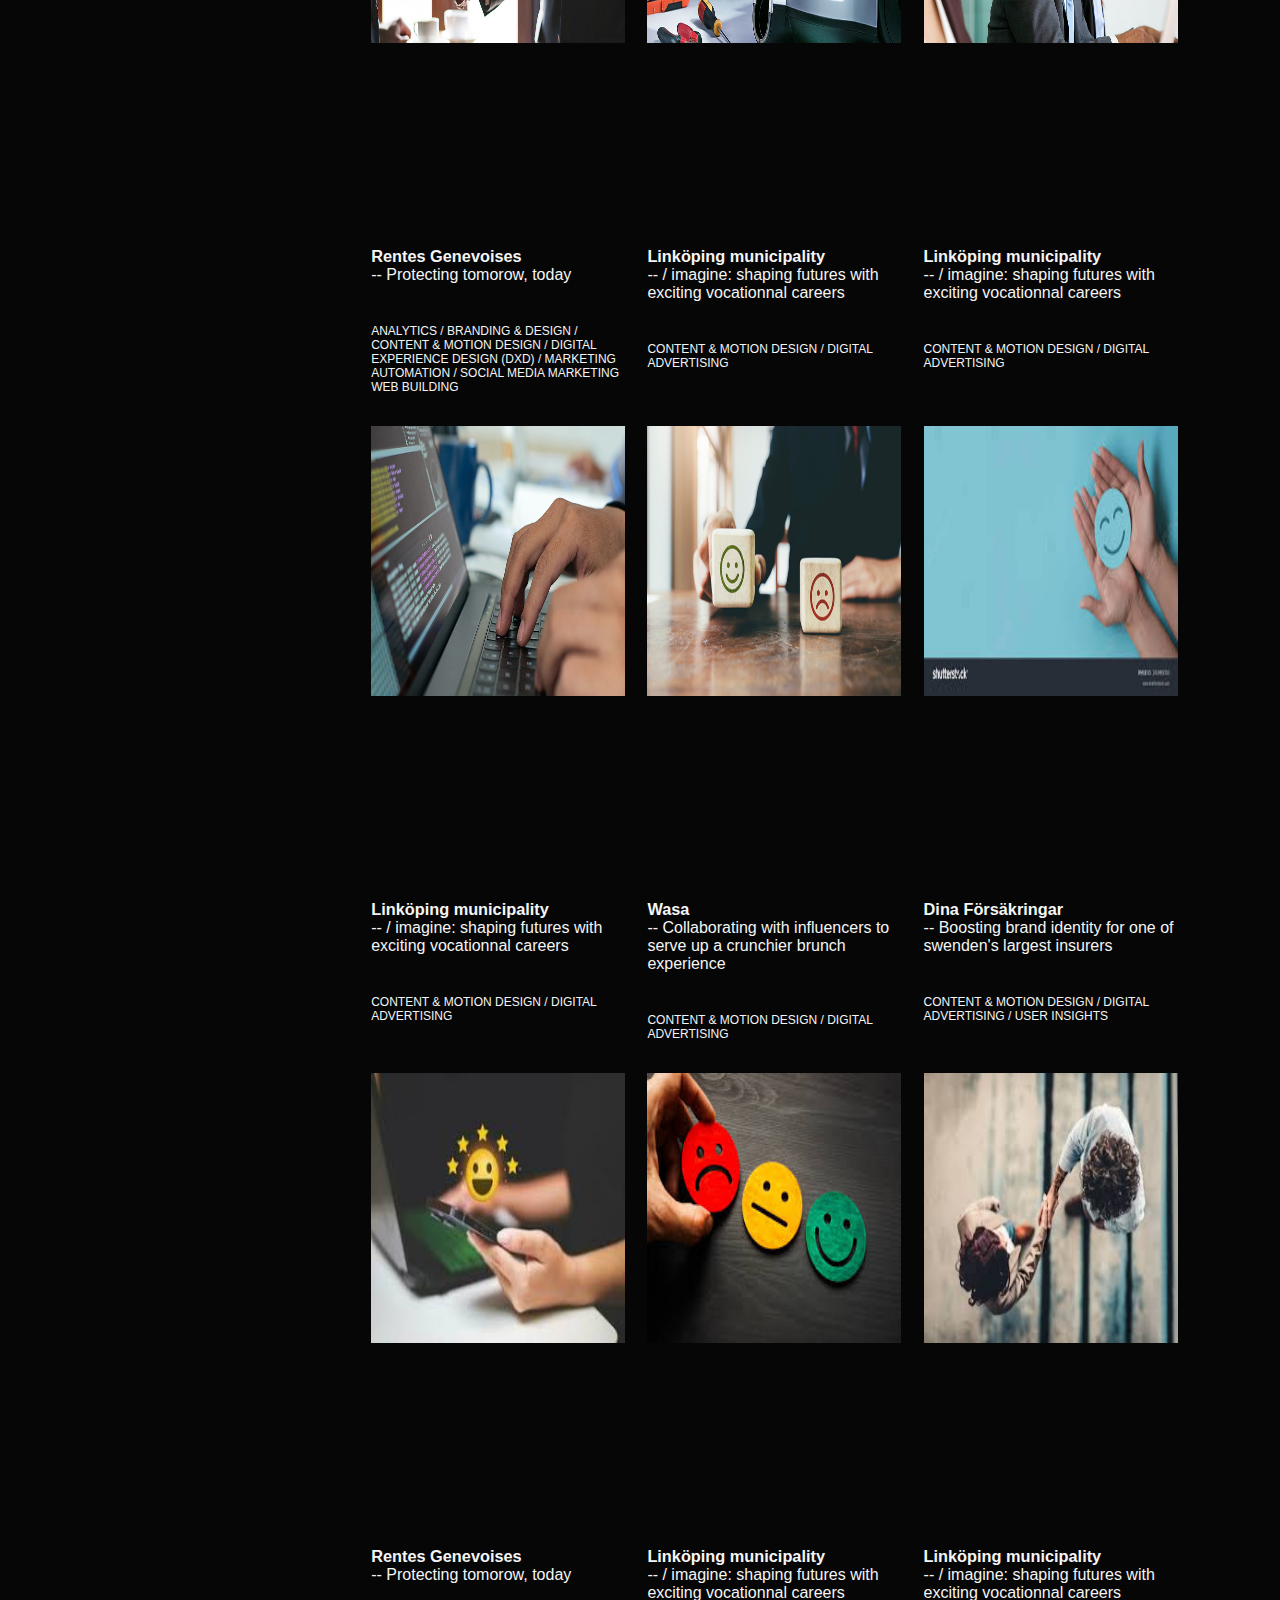
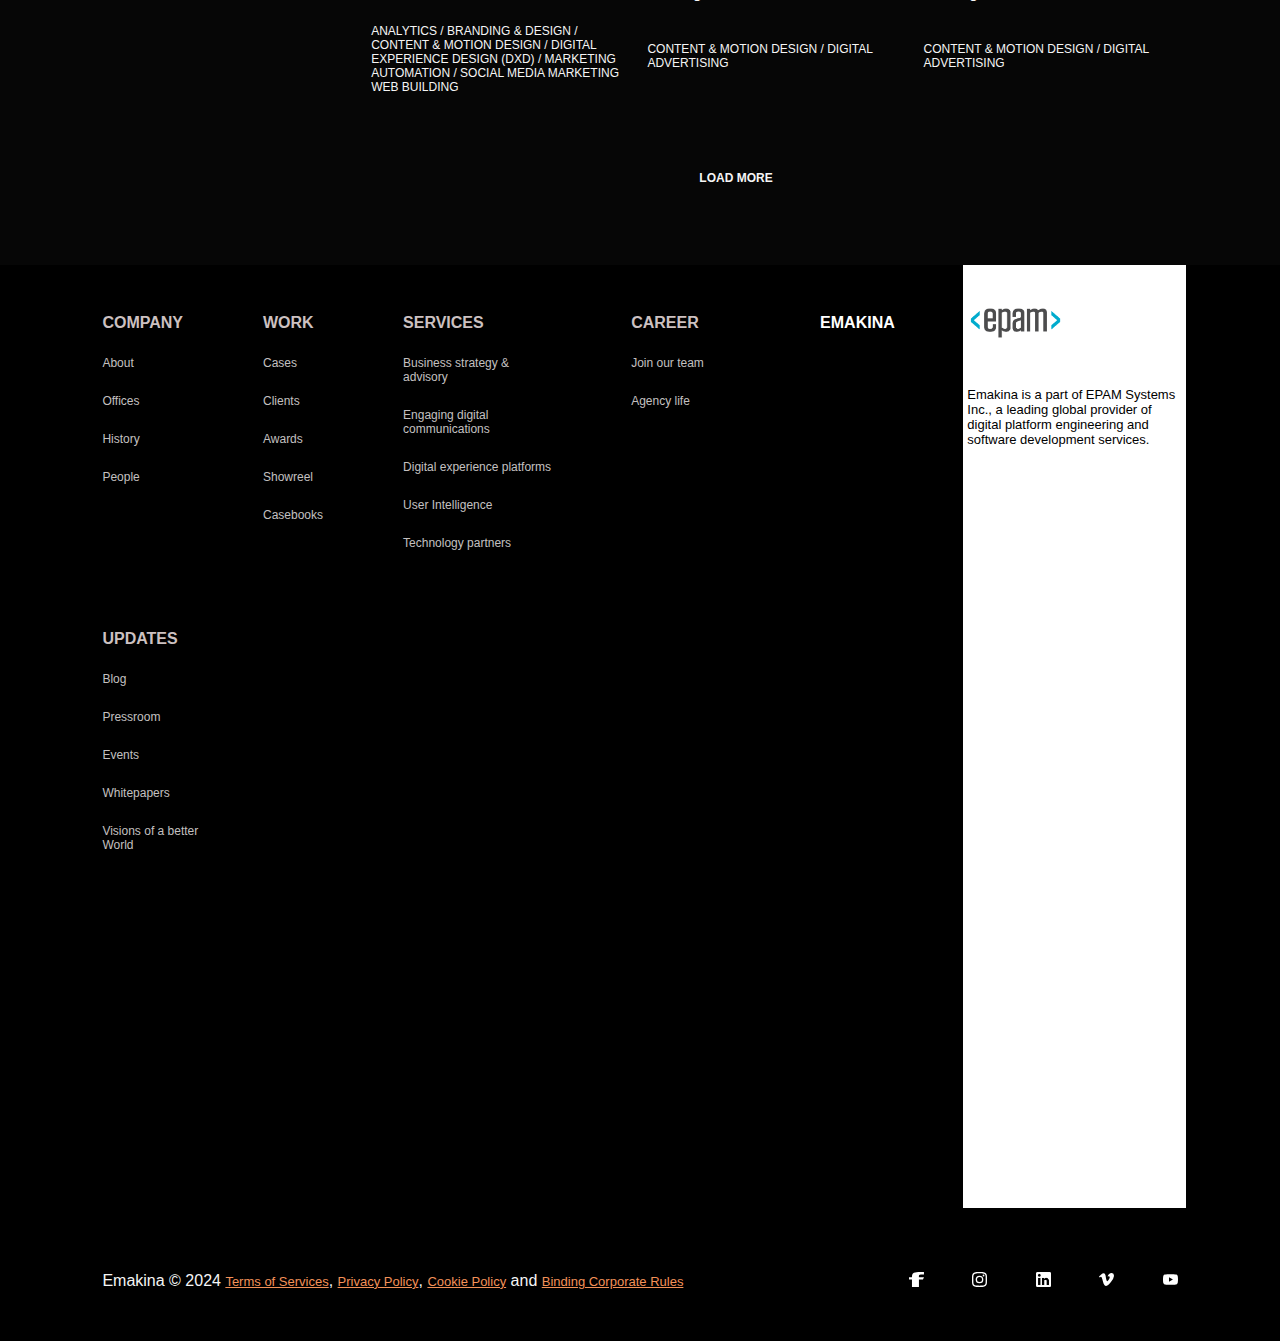
<file: src/work.html>
<!DOCTYPE html>
<html>
  <head>
    <meta charset="UTF-8" />
    <meta name="viewport" content="width=device-width, initial-scale=1.0" />
    <link rel="stylesheet" href="../css/index.css" />
    <link rel="stylesheet" href="../css/career.css" />
    <link rel="stylesheet" href="../css/company.css" />
    <link rel="stylesheet" href="../css/contact.css" />
    <link rel="stylesheet" href="../css/service.css" />
    <link rel="stylesheet" href="../css/update.css" />
    <link rel="stylesheet" href="../css/work.css" />
    <title>Emakina | Work</title>
  </head>
  <body>
    <header>
      <nav>
        <a href="../index.html" id="logo-emakina">
          <div class="logo-emakina-image">
            <img
              src="../logo/emakina_logo.jpeg"
              alt="logo-emakina"
              id="logo-emakina-size"
            />
          </div>
          <div class="logo-emakina-name">
            <div class="row-1">EMAKINA</div>
            <div class="row-2">AN EPAM COMPANY</div>
          </div>
        </a>
        <div class="link">
          <div class="link-page-container">
            <a href="company.html"><div class="souligne">Company</div> </a>
          </div>
          <div class="link-page-container">
            <a href="service.html"><div class="souligne">Services</div></a>
          </div>
          <div class="link-page-container">
            <a href="work.html"><div class="souligne">Work</div></a>
          </div>
          <div class="link-page-container">
            <a href="update.html"><div class="souligne">Updates</div></a>
          </div>
          <div class="link-page-container">
            <a href="career.html"><div class="souligne">Career</div></a>
          </div>
          <div class="link-page-container">
            <a href="contact.html"><div class="souligne">Contact</div></a>
          </div>
        </div>
        <div id="search">
          <a href="#"
            ><img src="../logo/search.svg" alt="search" id="search-size"
          /></a>
          <a href="#">Global</a>
        </div>
      </nav>
    </header>
    <main>
      <div class="video-container">
        <video autoplay muted loop id="background-video">
          <source src="../videos/header.mp4" type="video/mp4" />
        </video>
        <div id="video-company-text-content">
          <div id="video-company-text-content-title">
            We don't work for our clients <br />
            We work for theirs.
          </div>
        </div>
      </div>

      <div id="blog-menu">
        <div id="blog-choice-menu">
          CASES
        </div>
        <div class="blog-item">
          <a href="#">AWARDS</a>
          <a href="#">CLIENTS</a>
          <a href="#">SHOWREEL</a>
        </div>
      </div>
      <div id="work-container">
        <div id="work-col-1">
          <select name="">
            <option value="" class="sort-select">SORT BY SECTOR</option>
            <option value="" class="sort-select">View All</option>
            <option value="" class="sort-select"
              >Arts, Music & <br />
              Entertainment</option
            >
            <option value="" class="sort-select">Telecommunications</option>
            <option value="" class="sort-select">Automotive</option>
            <option value="" class="sort-select">Consumer Electronics</option>
            <option value="" class="sort-select">Fashion & Beauty</option>
            <option value="" class="sort-select"
              >Fast Moving Consumer <br />
              Goods</option
            >
            <option value="" class="sort-select"
              >Healthcare & <br />
              Pharmaceuticals</option
            >
            <option value="" class="sort-select">Industrial Products</option>
            <option value="" class="sort-select"
              >Institutions & <br />
              Associations</option
            >
            <option value="" class="sort-select">Financial Services</option>
            <option value="" class="sort-select"
              >Jewellery & Watchmaking</option
            >
            <option value="" class="sort-select">Retail & Distribution</option>
            <option value="" class="sort-select">Sports</option>
            <option value="" class="sort-select"
              >Travel & Transportation</option
            >
            <option value="" class="sort-select">Legal & consulting</option>
            <option value="" class="sort-select">Energy & Utilities</option>
            <option value="" class="sort-select">Banking & Insurance</option>
          </select>
          <select name="">
            <option value="" class="sort-select">SORT BY SERVICE</option>
            <option value="" class="sort-select">View All</option>
            <option value="" class="sort-select">Analytics</option>
            <option value="" class="sort-select">Applications</option>
            <option value="" class="sort-select">Automotive</option>
            <option value="" class="sort-select">Branding & Design</option>
            <option value="" class="sort-select">Commerce</option>
            <option value="" class="sort-select"
              >Content & Motion design</option
            >
            <option value="" class="sort-select">CRM</option>
            <option value="" class="sort-select">Data intelligence</option>
            <option value="" class="sort-select">Digital advertising</option>
            <option value="" class="sort-select"
              >Digital eXperience Design <br />
              (DXD)</option
            >
            <option value="" class="sort-select">Loyalty & Engagement</option>
            <option value="" class="sort-select">Marketing automation</option>
            <option value="" class="sort-select">Marketplaces</option>
            <option value="" class="sort-select">Social media marketing</option>
            <option value="" class="sort-select">User insights</option>
            <option value="" class="sort-select">Web building</option>
          </select>
          <select name="">
            <option value="" class="sort-select">SORT BY TECHNOLOGY</option>
            <option value="" class="sort-select">Salesforce</option>
            <option value="" class="sort-select">Acquia</option>
            <option value="" class="sort-select">Kentico</option>
            <option value="" class="sort-select">Adobe</option>
            <option value="" class="sort-select">SAP</option>
            <option value="" class="sort-select">Akeneo</option>
            <option value="" class="sort-select">Fluent Commerce</option>
            <option value="" class="sort-select">Proximis</option>
            <option value="" class="sort-select">Progress Sitefinity</option>
            <option value="" class="sort-select">Drupal</option>
            <option value="" class="sort-select">Selligent</option>
            <option value="" class="sort-select">Microsoft</option>
            <option value="" class="sort-select">Google</option>
            <option value="" class="sort-select">Amazon Web Services</option>
            <option value="" class="sort-select">Magento</option>
            <option value="" class="sort-select">commercetools</option>
            <option value="" class="sort-select">Vue Storefront</option>
            <option value="" class="sort-select">Amplience</option>
            <option value="" class="sort-select">Contentful</option>
            <option value="" class="sort-select">Sitecore</option>
            <option value="" class="sort-select">Elastic Path</option>
            <option value="" class="sort-select">Antavo</option>
            <option value="" class="sort-select">Platform.sh</option>
            <option value="" class="sort-select">Bynder</option>
            <option value="" class="sort-select">inriver</option>
            <option value="" class="sort-select">Twilio</option>
            <option value="" class="sort-select">Contentstack</option>
          </select>
        </div>
        <div id="work-col-2"></div>
      </div>
      <div id="load-more-work">
        LOAD MORE
      </div>
    </main>
    <footer>
      <div id="head-footer-container">
        <div id="foot-link-container">
          <div class="foot-link-row">
            <div class="link-type">
              <div class="link-title">COMPANY</div>
              <a href="#">About</a>
              <a href="#">Offices</a>
              <a href="#">History</a>
              <a href="#">People</a>
            </div>
            <div class="link-type">
              <div class="link-title">WORK</div>
              <a href="">Cases</a>
              <a href="#">Clients</a>
              <a href="#">Awards</a>
              <a href="#">Showreel</a>
              <a href="#">Casebooks</a>
            </div>
            <div class="link-type">
              <div class="link-title">SERVICES</div>
              <a href="#">Business strategy & <br />advisory</a>
              <a href="#">Engaging digital <br />communications</a>
              <a href="#">Digital experience platforms</a>
              <a href="#">User Intelligence</a>
              <a href="#">Technology partners</a>
            </div>

            <div class="link-type">
              <div class="link-title">CAREER</div>
              <a href="#">Join our team</a>
              <a href="#">Agency life</a>
            </div>
            <div class="link-type">
              <div class="link-title">UPDATES</div>
              <a href="#">Blog</a>
              <a href="#">Pressroom</a>
              <a href="#">Events</a>
              <a href="#">Whitepapers</a>
              <a href="#">Visions of a better <br />World</a>
            </div>
          </div>
        </div>
        <div id="epam">
          <div id="left-footer">
            <div class="link-title">EMAKINA</div>
          </div>
          <div class="right-footer">
            <div id="epam-content">
              <div id="epam-image">
                <img
                  src="../logo/EPAM_LOGO_Primary.png"
                  alt="Epam"
                  id="epam-image-size"
                />
              </div>
              <p>
                Emakina is a part of EPAM Systems Inc., a leading global
                provider of digital platform engineering and software
                development services.
              </p>
            </div>
          </div>
        </div>
      </div>
      <div id="foot-footer-container">
        <div id="copyright">
          Emakina © 2024 <a href="service.html">Terms of Services</a>,
          <a href="#">Privacy Policy</a>, <a href="#">Cookie Policy</a> and
          <a href="#">Binding Corporate Rules</a>
        </div>
        <div id="social">
          <img src="../logo/facebook.svg" alt="" id="social-image-size" />
          <img src="../logo/instagram.svg" alt="" id="social-image-size" />
          <img src="../logo/linkdin.png" alt="" id="social-image-size" />
          <img src="../logo/vimeo.svg" alt="" id="social-image-size" />
          <img src="../logo/youtube.svg" alt="" id="social-image-size" />
        </div>
      </div>
    </footer>
  </body>
  <script src="../js/work.js"></script>
</html>
</file>
<file: css/index.css>
*{
    margin: 0;
    padding: 0;
    font-family: sans-serif;
}
header{
    width: 100%;
    display: flex;
    flex-direction: column;
    justify-content: center;
    align-items: center;
    position: sticky;
    color: white;
    height: auto;
    padding-top: 3rem;
}
header:hover{
    background-color: black;
}

main{
    background-color: rgb(6,6,6);
}
body{
    background-color: rgb(6,6,6);
}
nav{
    width: 85%;
    display: flex;
    flex-direction: row;
    justify-content: space-between;
    align-items: center;
    color: white;
}
#logo-emakina{
    text-decoration: none;
    display: flex;
    flex-direction: row;
    align-items: center;
    justify-content: center;
    color: white;
}
.logo-emakina-name .row-1{
    font-weight: bold;
    font-family: 'Lucida Sans', 'Lucida Sans Regular', 'Lucida Grande', 'Lucida Sans Unicode', Geneva, Verdana, sans-serif;
    font-size: 120%;
    color: white;
}
.logo-emakina-name .row-2{
    font-family: 'Lucida Sans', 'Lucida Sans Regular', 'Lucida Grande', 'Lucida Sans Unicode', Geneva, Verdana, sans-serif;
    color: rgba(255, 255, 255, 0.822);
    font-size: x-small;
    font-weight: lighter;
}
.logo-emakina-image{
    width: 60px;
    height: 60px;
}
#logo-emakina-size{
    width: 100%;
    height:100%;
}
.link{
    width: 50%;
    display: flex;
    flex-direction: row;
    justify-content: space-between;
    align-items: center;
    color: white;
}
.link:hover{
    background-color: black;
}
.link-page{
    display: none;
    color: white;
    width: auto;
}
.link-page-container{
    background-color: black;
}

.link-page-container:hover .link-page{
    display: block;
    color: white;
    background-color: black;
    position: absolute;
    display: flex;
    flex-direction: column;
    gap: 0.5rem;
    text-align: center;
    font-size: 90%;
}

.link a{
    text-decoration: none;
    font-weight: lighter;
    font-family: sans-serif;
    color: aliceblue;
}

#search{
    width: 10%;
    display: flex;
    flex-direction: row;
    align-items: center;
    justify-content: space-between;
    font-weight: lighter;
    font-family: sans-serif;
    color: aliceblue;
    background-color: transparent;
}

#search a{
    text-decoration: none;
    color: white;
}

#search-size{
    width: 37px;
    height: 37px;
}

iframe{
    width: 70%;
    height: 100%;
}

.video{
    width: 100%;
    height: 90vh;
    display: flex;
    flex-direction: column;
    align-items: center;
    justify-content: center;
    padding-bottom: 10rem;
    margin-top: 4rem;
}

#welcome{
    display: flex;
    flex-direction: column;
    align-items: center;
    align-content: left;
    color: white;
}

.content-title-welcome{
    font-size: 300%;
    font-weight: 500;
    font-family: sans-serif;
    padding-bottom: 5%;
    padding-top: 1%;
    color: white;
}

.content-text-welcome{
    display: flex;
    flex-direction: column;
    gap: 0.5rem;
    color: rgb(129, 128, 128);
}

.content-title{
    font-size: 300%;
    font-weight: 500;
    font-family: sans-serif;
    padding-bottom: 5%;
    color: white;
    margin-left: 8%;
}

.content-text{
    width: 80%;
    display: flex;
    flex-direction: column;
    gap: 0.5rem;
    color: rgb(129, 128, 128);
    margin-left: 8%;
    margin-bottom: 7rem;
}

#choice{
    padding-top: 3rem;
    display: flex;
    flex-direction: row;
    gap: 5%;
    font-size: 70%;
}

#choice a{
    text-decoration: none;
    color: white;
}

#statistics{
    display: flex;
    flex-direction: row;
    width: 70%;
    justify-content: space-around;
    margin: 15%;
    color: white;
}

.statistic{
    display: flex;
    flex-direction: column;
    text-align: justify;
}

.statistic-number{
    font-size: 400%;
}
.statistic-number span{
    font-size: 50%;
}
#services{
    width: 75%;
    display: flex;
    flex-direction: row;
    margin-left: 8%;
    justify-content: space-between;
    color: white;
    padding-bottom: 10rem;
}
#services-col-1 h2{
    color: rgb(184, 183, 183);
    margin-left: 8%;
}
#services-col-2{
    width: 40%;
    display: flex;
    flex-direction: column;
    gap: 7%;
    align-items: flex-start;
    justify-content: space-around;
    padding-top: 10rem;
    transition: margin-top 0.5s ease;
}
#services-col-1{
    width: 35%;
    text-align: justify;
}
.offers-row{
    width: 100%;
    display: flex;
    flex-direction: row;
    align-items: top;
    gap: 10%;
    padding-bottom: 4rem;
}
.scroll{
    animation: decalage 3s ease-in-out;
}
@keyframes decalage{
    from{
        padding-top: 0;
    }
    to{
        padding-top: 5rem;
    }
}
.souligne{
    position: relative;
    display: inline-block;
}
.souligne:hover::after{
    content: '';
    position: absolute;
    bottom: -15px;
    left: 30%;
    width: 40%;
    height: 3px;
    background-color: white;
}

.offers-title{
    font-size: x-large;
}

.offers-row-col{
    display: flex;
    flex-direction: column;
    gap: 1.3rem;
}

.offers-logo{
    width: 45px;
    height: 45px;
    padding-top: 1rem;
    padding-bottom: 1rem;
}

.offers-choice{
    font-size: 70%;
}

#showcase{
    width: 84%;
    display: flex;
    flex-direction: column;
    gap: 2rem;
    margin-bottom: 10rem;
    margin-left: 8%;
    margin-right: 8%;
}

#showcase-head{
    width: 100%;
    display: flex;
    flex-direction: row;
    justify-content: space-between;
    align-items: center;
}

#showcase-title{
    color: rgb(206, 206, 206);
    font-size: 300%;
}

#showcase-head a{
    color: rgb(177, 175, 175);
    text-decoration: none;
    font-size: 70%;
}

#showcase-content{
    width: 100%;
    display: flex;
    flex-direction: row;
    justify-content: space-between;
}

.showcase-image{
    width: 100%;
    height: auto;
}

#showcase-image-size{
    width: 100%;
    height: 50vh;
}

.showcase-content-col{
    width: 23%;
    display: flex;
    flex-direction: column;
    gap: 2rem;
}
.showcase-content-col

.showcase-description-title{
    font-weight: bolder;
    color: white;
}

.showcase-description-text{
    color: rgb(209, 207, 207);
}

#partner-head{
    width: 84%;
    display: flex;
    flex-direction: row;
    align-items: center;
    justify-content: space-between;
    margin-left: 8%;
    margin-right: 8%;
}

#partner-grow{
    width: 50%;
}

#partner-head a{
    color: rgb(245, 243, 243);
    text-decoration: none;
    font-size: 70%;
}

.logo-partner-image-size{
    width: 70%;
    height: auto;
}

.logo-partner-image{
    width: 10%;
    height: 15vh;
    border-bottom: 1px solid snow;
    display: flex;
    flex-direction: column;
    justify-content: flex-start;
    align-items: center;
}

#content-logo-partner{
    width: 100%;
    display: flex;
    flex-direction: column;
    justify-content: center;
    align-items: center;
    gap: 4rem;
    padding-bottom: 15rem;
}

#logo-partner-row{
    width: 84%;
    display: flex;
    flex-direction: row;
    justify-content: space-between;
}

#news-container{
    width: 84%;
    display: flex;
    flex-direction: row;
    align-items: flex-start;
    margin-left: 8%;
    margin-right: 8%;
    color: white;
    margin-bottom: 10rem;
}

button{
    width: 10rem;
    height: 5rem;
    border-color: rgb(238, 103, 54);
    color: white;
    font-weight: bolder;
    font-size: 105%;
    background-color: rgb(6,6,6);
}

.news-image-size{
    width: 25vw;
    height: 25vh;
}

.news-col-1{
    width: 35%;
    display: flex;
    flex-direction: column;
    align-items: flex-start;
    gap: 1.5rem;
    padding-top: 7%;
}

.news-col-2{
    width: 33%;
    display: flex;
    flex-direction: column;
    align-items: flex-start;
    gap: 3rem;
}

.news-col-3{
    width: 33%;
    display: flex;
    flex-direction: column;
    align-items: flex-start;
    gap: 3rem;
    margin-top: 7%;
}
.content-title-news{
    font-size: 300%;
    font-weight: 500;
    font-family: sans-serif;
    color: white;
}

.content-text-news{
    display: flex;
    flex-direction: column;
    gap: 0.5rem;
    color: rgb(129, 128, 128);
}

.news-row{
    display: flex;
    flex-direction: column;
    gap: 3rem;
}

.news-text{
    font-weight: bolder;
}

.news-date{
    font-size: 70%;
}

#awards-container{
    display: flex;
    flex-direction: row;
    gap: 10rem;
    width: 84%;
    margin-left: 8%;
    margin-right: 8%;
    color: white;
}

.awards-col{
    display: flex;
    flex-direction: column;
    gap: 2.5rem;
}

.awards-logo{
    width: 70px;
    height: 35px;
}

.awards-col span{
    font-size: 70%;
}

#awards-details{
    display: flex;
    flex-direction: row;
    gap: 6rem;
}

#detail{
    width: 100%;
    display: flex;
    flex-direction: row;
    justify-content: space-between;
    align-items: center;
    color: white;
    padding-top: 2rem;
    padding-bottom: 6rem;
}

.detail-col{
    width: 45%;
    display: flex;
    flex-direction: column;
    gap: 3rem;
}

input{
    width: 100%;
    height: 4rem;
    color: darkgray;
    padding-left: 10%;
    border-top: transparent;
    border-left: transparent;
    border-right: transparent;
    border-bottom-color: rgb(78, 77, 77);
    background-color: rgb(6,6,6);
}

#subject{
    color: white;
}

select{
    text-align: center;
    color: white;
    width: 30%;
    text-align: center;
    margin-top: 3rem;
    margin-bottom: 3rem;
    height: 4rem;
    border-color: rgb(221, 81, 0);
    background-color: rgb(6,6,6);
}

.contact-container{
    color: white;
    margin-left: 8%;
    margin-right: 8%;
    width: 84%;
}

#contact-title{
    font-size: 350%;
    margin: 10%;
}

#message{
    color: white;
    text-align: center;
    background-color: rgb(6,6,6);
}

textarea{
    margin-bottom: 2rem;
    height: 30vh;
    width: 100%;
    color: white;
    padding-top: 2%;
    padding-left: 2%;
    border-color: grey;
    background-color: rgb(6,6,6);
}

.contact-container button{
    width: 280px;
    height: 70px;
    font-size: 95%;
    background-color: rgb(6,6,6);
}

#head-footer-container{
    width: 84%;
    height: auto;
    margin-left:8%;
    margin-right: 8%;
    color: rgb(204, 193, 193);
    display: flex;
    flex-direction: row;
    background-color: black;
    
}

#foot-link-container{
    width: 65%;
    height: 100%;
    background-color: black;
    
}

.link-type{
    display: flex;
    flex-direction: column;
    gap: 1.5rem;
    background-color: black;
}

.link-title{
    font-weight: bold;
}

.foot-link-row{
    padding-top: 7%;
    display: flex;
    flex-direction: row;
    gap: 5rem;
    text-align: top;
    background-color: black;
    flex-wrap: wrap;

}
.link-type a{
    color: rgb(196, 192, 192);
    text-decoration: none;
    font-size: 75%;
    background-color: black;
}
#epam{
    width: 35%;
    height: 100%;
    display: flex;
    flex-direction: row;
    color: white;
    justify-content: flex-start;
    align-content: center;
}
#epam p{
    background-color: rgb(238, 237, 237);
    color: black;
    font-size: small;
}
#epam-image-size{
    width: 45%;
    height: 30px;
}
footer{
    background-color: black;
    color: white;
    height: auto;
    width: 100%;
    display: flex;
    flex-direction: column;
    gap: 10%;
    margin-top: 5rem;
    justify-content: center;
    align-items: center;
}
#left-footer{
    width: 40%;
    padding-top: 13%;
    padding-left: 5%;
    display: flex;
    flex-direction: column;
    justify-content: flex-start;
}

.right-footer{
    width: 60%;
}
#left-footer p{
    font-size: 80%;
    background-color: black;
    color: rgb(253, 250, 250);
}
#epam-content{
    background-color: rgb(255, 255, 255);
    width: 100%;
    height: 100vh;
    padding-top: 20%;
    padding-left: 2%;
    padding-right: 2%;
    display: flex;
    flex-direction: column;
    gap: 5%;
    justify-content: flex-start;
}
#epam-content p{
    background-color: rgb(255, 255, 255);
}
#copyright{
    color: whitesmoke;
}
#copyright a{
    color: rgb(243, 145, 88);
    font-size: small;
}
#social-image-size{
    width: 15px;
    height: 15px;
}
#foot-footer-container{
    width: 84%;
    height: auto;
    display: flex;
    flex-direction: row;
    justify-content: space-between;
    margin-left: 8%;
    margin-right: 8%;
    margin-top: 5%;
}
#social{
    display: flex;
    flex-direction: row;
    width: 25%;
    justify-content: space-between;
    align-items: center;
    padding-bottom: 5%;
}
</file>
<file: css/career.css>
*{
    margin: 0;
    padding: 0;
    font-family: sans-serif;
}
select{
    text-align: center;
    color: white;
    width: 30%;
    text-align: center;
    margin-top: 3rem;
    margin-bottom: 3rem;
    height: 4rem;
    border-color: rgb(221, 81, 0);
    background-color: rgb(6,6,6);
}
.souligne{
    position: relative;
    display: inline-block;
}
.souligne:hover::after{
    content: '';
    position: absolute;
    bottom: -15px;
    left: 30%;
    width: 40%;
    height: 3px;
    background-color: white;
}

header{
    width: 100%;
    display: flex;
    flex-direction: column;
    justify-content: center;
    align-items: center;
    position: sticky;
    color: white;
    height: auto;
    padding-top: 3rem;
}
header:hover{
    background-color: black;
}

main{
    background-color: rgb(6,6,6);
}

body{
    background-color: rgb(6,6,6);
}

nav{
    width: 85%;
    display: flex;
    flex-direction: row;
    justify-content: space-between;
    align-items: center;
    color: white;
}

#logo-emakina{
    text-decoration: none;
    display: flex;
    flex-direction: row;
    align-items: center;
    justify-content: center;
    color: white;
}

.logo-emakina-name .row-1{
    font-weight: bold;
    font-family: 'Lucida Sans', 'Lucida Sans Regular', 'Lucida Grande', 'Lucida Sans Unicode', Geneva, Verdana, sans-serif;
    font-size: 120%;
    color: white;
}

.logo-emakina-name .row-2{
    font-family: 'Lucida Sans', 'Lucida Sans Regular', 'Lucida Grande', 'Lucida Sans Unicode', Geneva, Verdana, sans-serif;
    color: rgba(255, 255, 255, 0.822);
    font-size: x-small;
    font-weight: lighter;
}

.logo-emakina-image{
    width: 60px;
    height: 60px;
}

#logo-emakina-size{
    width: 100%;
    height:100%;
}

.link{
    width: 50%;
    display: flex;
    flex-direction: row;
    justify-content: space-between;
    align-items: center;
    color: white;
}
.link:hover{
    background-color: black;
}

.link-page{
    display: none;
    color: white;
    width: auto;
}
.link-page-container{
    background-color: black;
}

.link-page-container:hover .link-page{
    display: block;
    color: white;
    background-color: black;
    position: absolute;
    display: flex;
    flex-direction: column;
    gap: 0.5rem;
    text-align: center;
    font-size: 90%;
}

.link a{
    text-decoration: none;
    font-weight: lighter;
    font-family: sans-serif;
    color: aliceblue;
}

#search{
    width: 10%;
    display: flex;
    flex-direction: row;
    align-items: center;
    justify-content: space-between;
    font-weight: lighter;
    font-family: sans-serif;
    color: aliceblue;
    background-color: transparent;
}

#search a{
    text-decoration: none;
    color: white;
}

#search-size{
    width: 37px;
    height: 37px;
}
#head-footer-container{
    width: 84%;
    height: auto;
    margin-left:8%;
    margin-right: 8%;
    color: rgb(204, 193, 193);
    display: flex;
    flex-direction: row;
    background-color: black;
    
}

#foot-link-container{
    width: 65%;
    height: 100%;
    background-color: black;
    
}

.link-type{
    display: flex;
    flex-direction: column;
    gap: 1.5rem;
    background-color: black;
}

.link-title{
    font-weight: bold;
}

.foot-link-row{
    padding-top: 7%;
    display: flex;
    flex-direction: row;
    gap: 5rem;
    text-align: top;
    background-color: black;
    flex-wrap: wrap;

}
.link-type a{
    color: rgb(196, 192, 192);
    text-decoration: none;
    font-size: 75%;
    background-color: black;
}
#epam{
    width: 35%;
    height: 100%;
    display: flex;
    flex-direction: row;
    color: white;
    justify-content: flex-start;
    align-content: center;
}
#epam p{
    background-color: rgb(238, 237, 237);
    color: black;
    font-size: small;
}
#epam-image-size{
    width: 45%;
    height: 30px;
}
footer{
    background-color: black;
    color: white;
    height: auto;
    width: 100%;
    display: flex;
    flex-direction: column;
    gap: 10%;
    margin-top: 5rem;
    justify-content: center;
    align-items: center;
}
#left-footer{
    width: 40%;
    padding-top: 13%;
    padding-left: 5%;
    display: flex;
    flex-direction: column;
    justify-content: flex-start;
}

.right-footer{
    width: 60%;
}
#left-footer p{
    font-size: 80%;
    background-color: black;
    color: rgb(253, 250, 250);
}
#epam-content{
    background-color: rgb(255, 255, 255);
    width: 100%;
    height: 100vh;
    padding-top: 20%;
    padding-left: 2%;
    padding-right: 2%;
    display: flex;
    flex-direction: column;
    gap: 5%;
    justify-content: flex-start;
}
#epam-content p{
    background-color: rgb(255, 255, 255);
}
#copyright{
    color: whitesmoke;
}
#copyright a{
    color: rgb(243, 145, 88);
    font-size: small;
}
#social-image-size{
    width: 15px;
    height: 15px;
}
#foot-footer-container{
    width: 84%;
    height: auto;
    display: flex;
    flex-direction: row;
    justify-content: space-between;
    margin-left: 8%;
    margin-right: 8%;
    margin-top: 5%;
}
#social{
    display: flex;
    flex-direction: row;
    width: 25%;
    justify-content: space-between;
    align-items: center;
    padding-bottom: 5%;
}
#privacy-policy{
    color: whitesmoke;
    margin-top: 20vh;
    margin-bottom: 20vh;
    margin-left: 15.5vw;
    margin-right: 15.5vw;
}
.video-container {
    position: relative;
    width: 100%;
    height: 80vh;
    overflow: hidden;
    margin-bottom: 10vh;
  }
  
  #background-video {
    width: 100%;
  }
  
  #video-company-text-content {
    position: absolute;
    top: 50%;
    margin-left: 35%;
    transform: translate(-50%, -50%);
    color: white;
    z-index: 1;
    width: 50%;
    display: flex;
    flex-direction: column;
    gap: 1rem;
    justify-content: flex-start;
  }
  #video-company-text-content h2{
    color: rgb(151, 149, 149);
  }
  #video-company-text-content-title{
    font-size: 350%;
  }
  #video-company-text-content-paragraph{
    width: 100%;
    text-align: justify;
  }
  #sub-menu{
    display: flex;
    flex-direction: row;
    gap: 2rem;
    width: 100%;
    align-items: center;
    justify-content: center;
}
#sub-menu a{
    font-weight: 700;
    font-size: small;
    text-decoration: none;
    color: white;
    margin-top: 5%;
    margin-bottom: 14%;
}
#career-change{
    width: 86%;
    color: whitesmoke;
    margin-left: 7%;
    margin-right: 7%;
    display: flex;
    flex-direction: row;
    justify-content: center;
    align-items: center;
    gap: 15%;
    margin-bottom: 10vh;
}
#career-change h1{
    color: rgb(206, 205, 205);
    font-size: x-large;
}
#career-title{
    font-size: 300%;
    color: white;
}
#career-col-1{
    width: 35%;
    display: flex;
    flex-direction: column;
    gap: 2rem;
    color: rgb(206, 205, 205);
    font-weight: 400;
}
#career-col-1 select{
    width: 70%;
    font-weight: bolder;
    font-size: large;
}
#career-col-1 select option{
    background-color: rgb(43, 42, 42);
    font-weight: lighter;
    font-size: medium;
    height: 100%;
}
#career-col-2{
    width: 45%;
    height: fit-content;
}
#career-image-size{
    width: 100%;
    height: 100%;
}
</file>
<file: css/company.css>
*{
    margin: 0;
    padding: 0;
    font-family: sans-serif;
}
.content-title{
    font-size: 300%;
    font-weight: 500;
    font-family: sans-serif;
    padding-bottom: 5%;
    color: white;
    margin-left: 8%;
}

.content-text{
    width: 80%;
    display: flex;
    flex-direction: column;
    gap: 0.5rem;
    color: rgb(129, 128, 128);
    margin-left: 8%;
    margin-bottom: 7rem;
}
.souligne{
    position: relative;
    display: inline-block;
}
.souligne:hover::after{
    content: '';
    position: absolute;
    bottom: -15px;
    left: 30%;
    width: 40%;
    height: 3px;
    background-color: white;
}
select{
    text-align: center;
    color: white;
    width: 30%;
    text-align: center;
    margin-top: 3rem;
    margin-bottom: 3rem;
    height: 4rem;
    border-color: rgb(221, 81, 0);
    background-color: rgb(6,6,6);
}

header{
    width: 100%;
    display: flex;
    flex-direction: column;
    justify-content: center;
    align-items: center;
    position: sticky;
    color: white;
    height: auto;
    padding-top: 3rem;
}
header:hover{
    background-color: black;
}

main{
    background-color: rgb(6,6,6);
}

body{
    background-color: rgb(6,6,6);
}

nav{
    width: 85%;
    display: flex;
    flex-direction: row;
    justify-content: space-between;
    align-items: center;
    color: white;
}

#logo-emakina{
    text-decoration: none;
    display: flex;
    flex-direction: row;
    align-items: center;
    justify-content: center;
    color: white;
}

.logo-emakina-name .row-1{
    font-weight: bold;
    font-family: 'Lucida Sans', 'Lucida Sans Regular', 'Lucida Grande', 'Lucida Sans Unicode', Geneva, Verdana, sans-serif;
    font-size: 120%;
    color: white;
}

.logo-emakina-name .row-2{
    font-family: 'Lucida Sans', 'Lucida Sans Regular', 'Lucida Grande', 'Lucida Sans Unicode', Geneva, Verdana, sans-serif;
    color: rgba(255, 255, 255, 0.822);
    font-size: x-small;
    font-weight: lighter;
}

.logo-emakina-image{
    width: 60px;
    height: 60px;
}

#logo-emakina-size{
    width: 100%;
    height:100%;
}

.link{
    width: 50%;
    display: flex;
    flex-direction: row;
    justify-content: space-between;
    align-items: center;
    color: white;
}
.link:hover{
    background-color: black;
}

.link-page{
    display: none;
    color: white;
    width: auto;
}
.link-page-container{
    background-color: black;
}

.link-page-container:hover .link-page{
    display: block;
    color: white;
    background-color: black;
    position: absolute;
    display: flex;
    flex-direction: column;
    gap: 0.5rem;
    text-align: center;
    font-size: 90%;
}

.link a{
    text-decoration: none;
    font-weight: lighter;
    font-family: sans-serif;
    color: aliceblue;
}

#search{
    width: 10%;
    display: flex;
    flex-direction: row;
    align-items: center;
    justify-content: space-between;
    font-weight: lighter;
    font-family: sans-serif;
    color: aliceblue;
    background-color: transparent;
}

#search a{
    text-decoration: none;
    color: white;
}

#search-size{
    width: 37px;
    height: 37px;
}
#head-footer-container{
    width: 84%;
    height: auto;
    margin-left:8%;
    margin-right: 8%;
    color: rgb(204, 193, 193);
    display: flex;
    flex-direction: row;
    background-color: black;
    
}

#foot-link-container{
    width: 65%;
    height: 100%;
    background-color: black;
    
}

.link-type{
    display: flex;
    flex-direction: column;
    gap: 1.5rem;
    background-color: black;
}

.link-title{
    font-weight: bold;
}

.foot-link-row{
    padding-top: 7%;
    display: flex;
    flex-direction: row;
    gap: 5rem;
    text-align: top;
    background-color: black;
    flex-wrap: wrap;

}
.link-type a{
    color: rgb(196, 192, 192);
    text-decoration: none;
    font-size: 75%;
    background-color: black;
}
#epam{
    width: 35%;
    height: 100%;
    display: flex;
    flex-direction: row;
    color: white;
    justify-content: flex-start;
    align-content: center;
}
#epam p{
    background-color: rgb(238, 237, 237);
    color: black;
    font-size: small;
}
#epam-image-size{
    width: 45%;
    height: 30px;
}
footer{
    background-color: black;
    color: white;
    height: auto;
    width: 100%;
    display: flex;
    flex-direction: column;
    gap: 10%;
    margin-top: 5rem;
    justify-content: center;
    align-items: center;
}
#left-footer{
    width: 40%;
    padding-top: 13%;
    padding-left: 5%;
    display: flex;
    flex-direction: column;
    justify-content: flex-start;
}

.right-footer{
    width: 60%;
}
#left-footer p{
    font-size: 80%;
    background-color: black;
    color: rgb(253, 250, 250);
}
#epam-content{
    background-color: rgb(255, 255, 255);
    width: 100%;
    height: 100vh;
    padding-top: 20%;
    padding-left: 2%;
    padding-right: 2%;
    display: flex;
    flex-direction: column;
    gap: 5%;
    justify-content: flex-start;
}
#epam-content p{
    background-color: rgb(255, 255, 255);
}
#copyright{
    color: whitesmoke;
}
#copyright a{
    color: rgb(243, 145, 88);
    font-size: small;
}
#social-image-size{
    width: 15px;
    height: 15px;
}
#foot-footer-container{
    width: 84%;
    height: auto;
    display: flex;
    flex-direction: row;
    justify-content: space-between;
    margin-left: 8%;
    margin-right: 8%;
    margin-top: 5%;
}
#social{
    display: flex;
    flex-direction: row;
    width: 25%;
    justify-content: space-between;
    align-items: center;
    padding-bottom: 5%;
}
#privacy-policy{
    color: whitesmoke;
    margin-top: 20vh;
    margin-bottom: 20vh;
    margin-left: 15.5vw;
    margin-right: 15.5vw;
}
.video-container {
    position: relative;
    width: 100%;
    height: 80vh;
    overflow: hidden;
    margin-bottom: 10vh;
  }
  
  #background-video {
    width: 100%;
  }
  
  #video-company-text-content {
    position: absolute;
    top: 50%;
    margin-left: 35%;
    transform: translate(-50%, -50%);
    color: white;
    z-index: 1;
    width: 50%;
    display: flex;
    flex-direction: column;
    gap: 1rem;
    justify-content: flex-start;
  }
  #video-company-text-content h2{
    color: rgb(151, 149, 149);
  }
  #video-company-text-content-title{
    font-size: 350%;
  }
  #video-company-text-content-paragraph{
    width: 100%;
    text-align: justify;
  }
  #optimist-text{
    text-align: center;
    font-style: italic;
    margin-top: 20vh;
    margin-bottom: 20vh;
    color: white;
    font-size: 170%;
    font-family: cursive;
  }
  #worldmap{
    display: flex;
    flex-direction: row;
    justify-content: space-between;
    width: 85%;
    margin-bottom: 20vh;
    padding-left: 10%;
    background-image: url('../img/world-map.png');
    background-attachment: local;
    background-position-x: left;
    background-position-y: bottom;
    background-repeat: no-repeat;
    background-size: 75%;
    height: 150vh;
    padding-right: 5%;
    flex-wrap: wrap;
  }
  #col-1 select{
    text-align: center;
    width: 20vw;
    border-color: rgb(238, 103, 54);
  }
  .country-choice{
    text-align: center;
    color: white;
    background-color: rgb(50, 50, 50);
    height: 10vh;
  }
#col-1 .content{
    display: flex;
    flex-direction: column;
    gap: 0.3rem;
    width: auto;
    color: rgb(109, 107, 107);
}
#col-1 .title{
    font-size: 300%;
    color: white;
    margin-bottom: 10%;
}
#col-1{
    height: fit-content;
    width: auto;
    display: flex;
    flex-direction: column;
    align-content: left;
    align-items: flex-start;
    text-align: left;
}
select option h2{
    font-weight: bold;
}
#col-2{
    height: fit-content;
    width: 40%;
    background-color: rgb(26, 25, 25);
    display: flex;
    flex-direction: row;
    justify-content: center;
    margin-top: 10%;
    padding: 1rem;
    margin-bottom: 1rem;
}
#emakina-col{
    display: flex;
    flex-direction: column;
    gap: 1rem;
    width: 50%;
    height: auto;
}
#emakina-col #link{
    display: flex;
    flex-direction: column;
    gap: 1.5rem;
    color: rgb(88, 87, 87);
}
#emakina-col #link a{
    text-decoration: none;
    color: rgb(119, 117, 117);
    padding-left: 20%;
}
#emakina-col h4{
    color: rgb(233, 229, 229);
    border-color: 1px solid grey;
    height: 10vh;
    top: 50%;
    display: flex;
    flex-direction: column;
    justify-content: center;
    align-items: center;
}
#group-col{
    display: flex;
    flex-direction: column;
    gap: 1rem;
    width: 50%;
    height: auto;
}
#group-col #link{
    display: flex;
    flex-direction: column;
    gap: 1.5rem;
    color: rgb(88, 87, 87);
}
#group-col #link a{
    text-decoration: none;
    color: rgb(122, 122, 122);
    padding-left: 20%;
}
#group-col h4{
    color: rgb(88, 87, 87);
    border-color: 1px solid grey;
    height: 10vh;
    top: 50%;
    display: flex;
    flex-direction: column;
    justify-content: center;
    align-items: center;
}
.image-video{
    width: 70vw;
    height: 85vh;
    display: flex;
    flex-direction: column;
    justify-content: center;
    align-items: center;
}
#image-video-size{
    width: 100%;
    height: 100%;
}
#history{
    width: 70%;
    display: flex;
    flex-direction: column;
    gap: 2rem;
    color: rgb(180, 177, 177);
}
#history-text-container{
    width: 70vw;
    height: fit-content;
}
.content-title-history{
    font-size: 300%;
    color: white;
}
#three-images{
    width: 70vw;
    display: flex;
    flex-direction: row;
    justify-content: space-between;
    height: 100vh;
}
#three-images #column-1{
    width: 48%;
    height: 100%;
    display: flex;
    flex-direction: column;
    justify-content: space-between;
}
#three-images #column-2{
    width: 48%;
    height: 100%;
    display: flex;
    flex-direction: column;
    justify-content: flex-start;
    background-color: black;
}

#building-size{
    width: 100%;
    height: 47%;
}
#stairs-size{
    width: 100%;
    height: auto;
}
#lac-size{
    width: 100%;
    height: 47%;
}
#history-container{
    display: flex;
    flex-direction: column;
    height: fit-content;
    gap: 15rem;
    justify-content: center;
    align-items: center;
}
#big-moments{
    display: flex;
    flex-direction: row;
    gap: 4rem;
    width: 86vw;
    margin-top: 15vh;
    margin-left: 7vw;
    margin-right: 7vw;
    justify-content: flex-start;
}
#big-moments-text{
    width: 22vw;
    height: fit-content;
    display: flex;
    flex-direction: column;
    gap: 1rem;
}
#big-moments-images{
    width: 50vw;
    height: fit-content;
    display: flex;
    flex-direction: row;
    justify-content: flex-start;
    gap: 4rem;
}
#descript{
    display: flex;
    flex-direction: column;
    gap: 1rem;
    width: 22vw;
    height: fit-content;
}
#big-moments-image{
    width: 100%;
    height: auto;
}
#big-moments-image-size{
    width: 100%;
    height: 100%;
}
#year{
    color: white;
    font-size: 105%;
    font-weight: bold;
}
.context{
    color: rgb(207, 206, 206);
    width: 95%;
    height: fit-content;
}
</file>
<file: css/contact.css>
*{
    margin: 0;
    padding: 0;
    font-family: sans-serif;
}
.souligne{
    position: relative;
    display: inline-block;
}
.souligne:hover::after{
    content: '';
    position: absolute;
    bottom: -15px;
    left: 30%;
    width: 40%;
    height: 3px;
    background-color: white;
}
header{
    width: 100%;
    display: flex;
    flex-direction: column;
    justify-content: center;
    align-items: center;
    position: sticky;
    color: white;
    height: auto;
    padding-top: 3rem;
}
header:hover{
    background-color: black;
}

main{
    background-color: rgb(6,6,6);
}

body{
    background-color: rgb(6,6,6);
}

nav{
    width: 85%;
    display: flex;
    flex-direction: row;
    justify-content: space-between;
    align-items: center;
    color: white;
}

#logo-emakina{
    text-decoration: none;
    display: flex;
    flex-direction: row;
    align-items: center;
    justify-content: center;
    color: white;
}

.logo-emakina-name .row-1{
    font-weight: bold;
    font-family: 'Lucida Sans', 'Lucida Sans Regular', 'Lucida Grande', 'Lucida Sans Unicode', Geneva, Verdana, sans-serif;
    font-size: 120%;
    color: white;
}

.logo-emakina-name .row-2{
    font-family: 'Lucida Sans', 'Lucida Sans Regular', 'Lucida Grande', 'Lucida Sans Unicode', Geneva, Verdana, sans-serif;
    color: rgba(255, 255, 255, 0.822);
    font-size: x-small;
    font-weight: lighter;
}

.logo-emakina-image{
    width: 60px;
    height: 60px;
}

#logo-emakina-size{
    width: 100%;
    height:100%;
}

.link{
    width: 50%;
    display: flex;
    flex-direction: row;
    justify-content: space-between;
    align-items: center;
    color: white;
}
.link:hover{
    background-color: black;
}

.link-page{
    display: none;
    color: white;
    width: auto;
}
.link-page-container{
    background-color: black;
}

.link-page-container:hover .link-page{
    display: block;
    color: white;
    background-color: black;
    position: absolute;
    display: flex;
    flex-direction: column;
    gap: 0.5rem;
    text-align: center;
    font-size: 90%;
}

.link a{
    text-decoration: none;
    font-weight: lighter;
    font-family: sans-serif;
    color: aliceblue;
}

#search{
    width: 10%;
    display: flex;
    flex-direction: row;
    align-items: center;
    justify-content: space-between;
    font-weight: lighter;
    font-family: sans-serif;
    color: aliceblue;
    background-color: transparent;
}

#search a{
    text-decoration: none;
    color: white;
}

#search-size{
    width: 37px;
    height: 37px;
}
#head-footer-container{
    width: 84%;
    height: auto;
    margin-left:8%;
    margin-right: 8%;
    color: rgb(204, 193, 193);
    display: flex;
    flex-direction: row;
    background-color: black;
    
}

#foot-link-container{
    width: 65%;
    height: 100%;
    background-color: black;
    
}

.link-type{
    display: flex;
    flex-direction: column;
    gap: 1.5rem;
    background-color: black;
}

.link-title{
    font-weight: bold;
}

.foot-link-row{
    padding-top: 7%;
    display: flex;
    flex-direction: row;
    gap: 5rem;
    text-align: top;
    background-color: black;
    flex-wrap: wrap;

}
.link-type a{
    color: rgb(196, 192, 192);
    text-decoration: none;
    font-size: 75%;
    background-color: black;
}
#epam{
    width: 35%;
    height: 100%;
    display: flex;
    flex-direction: row;
    color: white;
    justify-content: flex-start;
    align-content: center;
}
#epam p{
    background-color: rgb(238, 237, 237);
    color: black;
    font-size: small;
}
#epam-image-size{
    width: 45%;
    height: 30px;
}
footer{
    background-color: black;
    color: white;
    height: auto;
    width: 100%;
    display: flex;
    flex-direction: column;
    gap: 10%;
    margin-top: 5rem;
    justify-content: center;
    align-items: center;
}
#left-footer{
    width: 40%;
    padding-top: 13%;
    padding-left: 5%;
    display: flex;
    flex-direction: column;
    justify-content: flex-start;
}

.right-footer{
    width: 60%;
}
#left-footer p{
    font-size: 80%;
    background-color: black;
    color: rgb(253, 250, 250);
}
#epam-content{
    background-color: rgb(255, 255, 255);
    width: 100%;
    height: 100vh;
    padding-top: 20%;
    padding-left: 2%;
    padding-right: 2%;
    display: flex;
    flex-direction: column;
    gap: 5%;
    justify-content: flex-start;
}
#epam-content p{
    background-color: rgb(255, 255, 255);
}
#copyright{
    color: whitesmoke;
}
#copyright a{
    color: rgb(243, 145, 88);
    font-size: small;
}
#social-image-size{
    width: 15px;
    height: 15px;
}
#foot-footer-container{
    width: 84%;
    height: auto;
    display: flex;
    flex-direction: row;
    justify-content: space-between;
    margin-left: 8%;
    margin-right: 8%;
    margin-top: 5%;
}
#social{
    display: flex;
    flex-direction: row;
    width: 25%;
    justify-content: space-between;
    align-items: center;
    padding-bottom: 5%;
}
#privacy-policy{
    color: whitesmoke;
    margin-top: 20vh;
    margin-bottom: 20vh;
    margin-left: 15.5vw;
    margin-right: 15.5vw;
}
.video-container {
    position: relative;
    width: 100%;
    height: 80vh;
    overflow: hidden;
    margin-bottom: 10vh;
  }
  
  #background-video {
    width: 100%;
  }
  
  #video-company-text-content {
    position: absolute;
    top: 50%;
    margin-left: 35%;
    transform: translate(-50%, -50%);
    color: white;
    z-index: 1;
    width: 50%;
    display: flex;
    flex-direction: column;
    gap: 1rem;
    justify-content: flex-start;
  }
  #video-company-text-content h2{
    color: rgb(151, 149, 149);
  }
  #video-company-text-content-title{
    font-size: 350%;
  }
  #video-company-text-content-paragraph{
    width: 100%;
    text-align: justify;
  }
  .contact-container-page{
    color: white;
    margin-left: 20%;
    margin-right: 20%;
    width: 60%;
}
.contact-container-page button{
    width: 280px;
    height: 70px;
    font-size: 95%;
    background-color: rgb(6,6,6);
    color: whitesmoke;
    border-color:  rgb(221, 81, 0);
}


#detail{
    width: 100%;
    display: flex;
    flex-direction: row;
    justify-content: space-between;
    align-items: center;
    color: white;
    padding-top: 2rem;
    padding-bottom: 6rem;
}

.detail-col{
    width: 45%;
    display: flex;
    flex-direction: column;
    gap: 3rem;
}

input{
    width: 100%;
    height: 4rem;
    color: darkgray;
    padding-left: 10%;
    border-top: transparent;
    border-left: transparent;
    border-right: transparent;
    border-bottom-color: rgb(78, 77, 77);
    background-color: rgb(6,6,6);
}

#subject{
    color: white;
}

select{
    text-align: center;
    color: white;
    width: 40%;
    text-align: center;
    margin-top: 3rem;
    margin-bottom: 3rem;
    height: 4rem;
    border-color: rgb(221, 81, 0);
    background-color: rgb(6,6,6);
}

.contact-container{
    color: white;
    margin-left: 8%;
    margin-right: 8%;
    width: 84%;
}

#contact-title{
    font-size: 350%;
    margin: 10%;
}

#message{
    color: white;
    text-align: center;
    background-color: rgb(6,6,6);
}

textarea{
    margin-bottom: 2rem;
    height: 30vh;
    width: 100%;
    color: white;
    padding-top: 2%;
    padding-left: 2%;
    border-color: grey;
    background-color: rgb(6,6,6);
}
</file>
<file: css/service.css>
*{
    margin: 0;
    padding: 0;
    font-family: sans-serif;
}
.souligne{
    position: relative;
    display: inline-block;
}
.souligne:hover::after{
    content: '';
    position: absolute;
    bottom: -15px;
    left: 30%;
    width: 40%;
    height: 3px;
    background-color: white;
}
header{
    width: 100%;
    display: flex;
    flex-direction: column;
    justify-content: center;
    align-items: center;
    position: sticky;
    color: white;
    height: auto;
    padding-top: 3rem;
}
header:hover{
    background-color: black;
}

main{
    background-color: rgb(6,6,6);
}

body{
    background-color: rgb(6,6,6);
}

nav{
    width: 85%;
    display: flex;
    flex-direction: row;
    justify-content: space-between;
    align-items: center;
    color: white;
}

#logo-emakina{
    text-decoration: none;
    display: flex;
    flex-direction: row;
    align-items: center;
    justify-content: center;
    color: white;
}

.logo-emakina-name .row-1{
    font-weight: bold;
    font-family: 'Lucida Sans', 'Lucida Sans Regular', 'Lucida Grande', 'Lucida Sans Unicode', Geneva, Verdana, sans-serif;
    font-size: 120%;
    color: white;
}

.logo-emakina-name .row-2{
    font-family: 'Lucida Sans', 'Lucida Sans Regular', 'Lucida Grande', 'Lucida Sans Unicode', Geneva, Verdana, sans-serif;
    color: rgba(255, 255, 255, 0.822);
    font-size: x-small;
    font-weight: lighter;
}

.logo-emakina-image{
    width: 60px;
    height: 60px;
}

#logo-emakina-size{
    width: 100%;
    height:100%;
}

.link{
    width: 50%;
    display: flex;
    flex-direction: row;
    justify-content: space-between;
    align-items: center;
    color: white;
}
.link:hover{
    background-color: black;
}

.link-page{
    display: none;
    color: white;
    width: auto;
}
.link-page-container{
    background-color: black;
}

.link-page-container:hover .link-page{
    display: block;
    color: white;
    background-color: black;
    position: absolute;
    display: flex;
    flex-direction: column;
    gap: 0.5rem;
    text-align: center;
    font-size: 90%;
}

.link a{
    text-decoration: none;
    font-weight: lighter;
    font-family: sans-serif;
    color: aliceblue;
}

#search{
    width: 10%;
    display: flex;
    flex-direction: row;
    align-items: center;
    justify-content: space-between;
    font-weight: lighter;
    font-family: sans-serif;
    color: aliceblue;
    background-color: transparent;
}

#search a{
    text-decoration: none;
    color: white;
}

#search-size{
    width: 37px;
    height: 37px;
}
#head-footer-container{
    width: 84%;
    height: auto;
    margin-left:8%;
    margin-right: 8%;
    color: rgb(204, 193, 193);
    display: flex;
    flex-direction: row;
    background-color: black;
    
}

#foot-link-container{
    width: 65%;
    height: 100%;
    background-color: black;
    
}

.link-type{
    display: flex;
    flex-direction: column;
    gap: 1.5rem;
    background-color: black;
}

.link-title{
    font-weight: bold;
}

.foot-link-row{
    padding-top: 7%;
    display: flex;
    flex-direction: row;
    gap: 5rem;
    text-align: top;
    background-color: black;
    flex-wrap: wrap;

}
.link-type a{
    color: rgb(196, 192, 192);
    text-decoration: none;
    font-size: 75%;
    background-color: black;
}
#epam{
    width: 35%;
    height: 100%;
    display: flex;
    flex-direction: row;
    color: white;
    justify-content: flex-start;
    align-content: center;
}
#epam p{
    background-color: rgb(238, 237, 237);
    color: black;
    font-size: small;
}
#epam-image-size{
    width: 45%;
    height: 30px;
}
footer{
    background-color: black;
    color: white;
    height: auto;
    width: 100%;
    display: flex;
    flex-direction: column;
    gap: 10%;
    margin-top: 5rem;
    justify-content: center;
    align-items: center;
}
#left-footer{
    width: 40%;
    padding-top: 13%;
    padding-left: 5%;
    display: flex;
    flex-direction: column;
    justify-content: flex-start;
}

.right-footer{
    width: 60%;
}
#left-footer p{
    font-size: 80%;
    background-color: black;
    color: rgb(253, 250, 250);
}
#epam-content{
    background-color: rgb(255, 255, 255);
    width: 100%;
    height: 100vh;
    padding-top: 20%;
    padding-left: 2%;
    padding-right: 2%;
    display: flex;
    flex-direction: column;
    gap: 5%;
    justify-content: flex-start;
}
#epam-content p{
    background-color: rgb(255, 255, 255);
}
#copyright{
    color: whitesmoke;
}
#copyright a{
    color: rgb(243, 145, 88);
    font-size: small;
}
#social-image-size{
    width: 15px;
    height: 15px;
}
#foot-footer-container{
    width: 84%;
    height: auto;
    display: flex;
    flex-direction: row;
    justify-content: space-between;
    margin-left: 8%;
    margin-right: 8%;
    margin-top: 5%;
}
#social{
    display: flex;
    flex-direction: row;
    width: 25%;
    justify-content: space-between;
    align-items: center;
    padding-bottom: 5%;
}
#privacy-policy{
    color: whitesmoke;
    margin-top: 20vh;
    margin-bottom: 20vh;
    margin-left: 15.5vw;
    margin-right: 15.5vw;
}
.video-container {
    position: relative;
    width: 100%;
    height: 80vh;
    overflow: hidden;
    margin-bottom: 10vh;
  }
  
  #background-video {
    width: 100%;
  }
  
  #video-company-text-content {
    position: absolute;
    top: 50%;
    margin-left: 35%;
    transform: translate(-50%, -50%);
    color: white;
    z-index: 1;
    width: 50%;
    display: flex;
    flex-direction: column;
    gap: 1rem;
    justify-content: flex-start;
  }
  #video-company-text-content h2{
    color: rgb(151, 149, 149);
  }
  #video-company-text-content-title{
    font-size: 350%;
  }
  #video-company-text-content-paragraph{
    width: 100%;
    text-align: justify;
  }
  .all-service-container{
    display: flex;
    flex-direction: row;
    width: 82%;
    margin-left: 8%;
    justify-content: space-between;
    color: whitesmoke;
    margin-top: 20vh;
    margin-bottom: 30vh;
}
.all-service-col-1{
    width: 23%;
    display: flex;
    flex-direction: column;
    justify-content: flex-start;
    gap: 2.5rem;
}
.all-service-big-title{
    font-size: 300%;
    font-weight: 500;
    color: whitesmoke;
}
.all-service-logo{
    width: 90px;
    height: 90px;
}
.all-service-logo-size{
    width: 100%;
    height: 100%;
}
.all-service-description{
    color: rgb(184, 179, 179);
}
.all-service-col-2{
    display:flex;
    flex-direction: column;
    gap: 7rem;
    width: 55%;
    margin-top: 30%;
}
.all-service-col-2-row{
    display: flex;
    flex-direction: row;
    justify-content: flex-start;
    gap: 20%;
}
.one-service{
    display: flex;
    flex-direction: column;
    gap: 2rem;
    width: 35%;
}
.all-service-small-title{
    color: white;
    font-size: 170%;
    font-weight: 500;
}
.all-service-explication{
    color: rgb(216, 213, 213);
}
.one-service a{
    text-decoration: none;
    color: whitesmoke;
    font-size: 70%;
}
</file>
<file: css/update.css>
*{
    margin: 0;
    padding: 0;
    font-family: sans-serif;
}
.souligne{
    position: relative;
    display: inline-block;
}
.souligne:hover::after{
    content: '';
    position: absolute;
    bottom: -15px;
    left: 30%;
    width: 40%;
    height: 3px;
    background-color: white;
}
header{
    width: 100%;
    display: flex;
    flex-direction: column;
    justify-content: center;
    align-items: center;
    position: sticky;
    color: white;
    height: auto;
    padding-top: 3rem;
}
header:hover{
    background-color: black;
}

main{
    background-color: rgb(6,6,6);
}

body{
    background-color: rgb(6,6,6);
}

nav{
    width: 85%;
    display: flex;
    flex-direction: row;
    justify-content: space-between;
    align-items: center;
    color: white;
}

#logo-emakina{
    text-decoration: none;
    display: flex;
    flex-direction: row;
    align-items: center;
    justify-content: center;
    color: white;
}

.logo-emakina-name .row-1{
    font-weight: bold;
    font-family: 'Lucida Sans', 'Lucida Sans Regular', 'Lucida Grande', 'Lucida Sans Unicode', Geneva, Verdana, sans-serif;
    font-size: 120%;
    color: white;
}

.logo-emakina-name .row-2{
    font-family: 'Lucida Sans', 'Lucida Sans Regular', 'Lucida Grande', 'Lucida Sans Unicode', Geneva, Verdana, sans-serif;
    color: rgba(255, 255, 255, 0.822);
    font-size: x-small;
    font-weight: lighter;
}

.logo-emakina-image{
    width: 60px;
    height: 60px;
}

#logo-emakina-size{
    width: 100%;
    height:100%;
}

.link{
    width: 50%;
    display: flex;
    flex-direction: row;
    justify-content: space-between;
    align-items: center;
    color: white;
}
.link:hover{
    background-color: black;
}

.link-page{
    display: none;
    color: white;
    width: auto;
}
.link-page-container{
    background-color: black;
}

.link-page-container:hover .link-page{
    display: block;
    color: white;
    background-color: black;
    position: absolute;
    display: flex;
    flex-direction: column;
    gap: 0.5rem;
    text-align: center;
    font-size: 90%;
}

.link a{
    text-decoration: none;
    font-weight: lighter;
    font-family: sans-serif;
    color: aliceblue;
}

#search{
    width: 10%;
    display: flex;
    flex-direction: row;
    align-items: center;
    justify-content: space-between;
    font-weight: lighter;
    font-family: sans-serif;
    color: aliceblue;
    background-color: transparent;
}

#search a{
    text-decoration: none;
    color: white;
}

#search-size{
    width: 37px;
    height: 37px;
}
#head-footer-container{
    width: 84%;
    height: auto;
    margin-left:8%;
    margin-right: 8%;
    color: rgb(204, 193, 193);
    display: flex;
    flex-direction: row;
    background-color: black;
    
}

#foot-link-container{
    width: 65%;
    height: 100%;
    background-color: black;
    
}

.link-type{
    display: flex;
    flex-direction: column;
    gap: 1.5rem;
    background-color: black;
}

.link-title{
    font-weight: bold;
}

.foot-link-row{
    padding-top: 7%;
    display: flex;
    flex-direction: row;
    gap: 5rem;
    text-align: top;
    background-color: black;
    flex-wrap: wrap;

}
.link-type a{
    color: rgb(196, 192, 192);
    text-decoration: none;
    font-size: 75%;
    background-color: black;
}
#epam{
    width: 35%;
    height: 100%;
    display: flex;
    flex-direction: row;
    color: white;
    justify-content: flex-start;
    align-content: center;
}
#epam p{
    background-color: rgb(238, 237, 237);
    color: black;
    font-size: small;
}
#epam-image-size{
    width: 45%;
    height: 30px;
}
footer{
    background-color: black;
    color: white;
    height: auto;
    width: 100%;
    display: flex;
    flex-direction: column;
    gap: 10%;
    margin-top: 5rem;
    justify-content: center;
    align-items: center;
}
#left-footer{
    width: 40%;
    padding-top: 13%;
    padding-left: 5%;
    display: flex;
    flex-direction: column;
    justify-content: flex-start;
}

.right-footer{
    width: 60%;
}
#left-footer p{
    font-size: 80%;
    background-color: black;
    color: rgb(253, 250, 250);
}
#epam-content{
    background-color: rgb(255, 255, 255);
    width: 100%;
    height: 100vh;
    padding-top: 20%;
    padding-left: 2%;
    padding-right: 2%;
    display: flex;
    flex-direction: column;
    gap: 5%;
    justify-content: flex-start;
}
#epam-content p{
    background-color: rgb(255, 255, 255);
}
#copyright{
    color: whitesmoke;
}
#copyright a{
    color: rgb(243, 145, 88);
    font-size: small;
}
#social-image-size{
    width: 15px;
    height: 15px;
}
#foot-footer-container{
    width: 84%;
    height: auto;
    display: flex;
    flex-direction: row;
    justify-content: space-between;
    margin-left: 8%;
    margin-right: 8%;
    margin-top: 5%;
}
#social{
    display: flex;
    flex-direction: row;
    width: 25%;
    justify-content: space-between;
    align-items: center;
    padding-bottom: 5%;
}
#privacy-policy{
    color: whitesmoke;
    margin-top: 20vh;
    margin-bottom: 20vh;
    margin-left: 15.5vw;
    margin-right: 15.5vw;
}
.video-container {
    position: relative;
    width: 100%;
    height: 80vh;
    overflow: hidden;
    margin-bottom: 10vh;
  }
  
  #background-video {
    width: 100%;
  }
  
  #video-company-text-content {
    position: absolute;
    top: 50%;
    margin-left: 35%;
    transform: translate(-50%, -50%);
    color: white;
    z-index: 1;
    width: 50%;
    display: flex;
    flex-direction: column;
    gap: 1rem;
    justify-content: flex-start;
  }
  #video-company-text-content h2{
    color: rgb(151, 149, 149);
  }
  #video-company-text-content-title{
    font-size: 350%;
  }
  #video-company-text-content-paragraph{
    width: 100%;
    text-align: justify;
  }
  #blog-menu{
    display: flex;
    flex-direction: row;
    width: 55%;
    justify-content: space-between;
    align-items: center;
    margin-top: 10vh;
    margin-bottom: 10vh;
    margin-left: 25%;
    margin-right: 25%;
}
#blog-choice-menu{
    color: white;
    font-weight: bolder;        
}
.blog-item{
    width: 70%;
    display: flex;
    flex-direction: row;
    justify-content: space-between;
    align-items: center;
}
.blog-item a{
    text-decoration: none;
    color: white;
}
#blogposts{
    color: white;
    font-size: 300%;
    font-weight: 500;
    margin-top: 5vh;
    margin-bottom: 1rem;
    margin-left: 8%;
}
#blogpost-menu{
        display: flex;
        flex-direction: row;
        flex-wrap: wrap;
        align-items: center;
        gap: 0.75rem;
        margin-left: 8%;
}
#blogpost-menu :first-child{
    padding-left: 1rem;
    padding-right: 1rem;
    background-color: rgb(248, 104, 52);
    border-color: transparent;
}
#blogpost-menu button{
    width: max-content;
    border: 1px solid white;
    padding-left: 1.5rem;
    padding-right: 1.5rem;
    height: max-content;
    padding-top: 0.5rem;
    padding-bottom: 0.5rem;
    background-color: transparent;
    color: whitesmoke;
}
#blogpost-container{
    display: flex;
    flex-direction: row;
    align-items: center;
    justify-content: space-between;
    width: 82%;
    margin-left: 8%;
    margin-right: 8%;
    margin-bottom: 10vh;
    margin-top: 10vh;
    flex-wrap: wrap;
}
.blogpost-col{
    width: 29.5%;
    height: 50vh;
    display: flex;
    flex-direction: column;
    /* justify-content: flex-start; */
    margin-bottom: 8vh;
    gap: 1rem;
}
.blogpost-image{
    width: 100%;
    height: auto;
}
.blogpost-image-size{
    width: 100%;
    height: auto;
}
.blogpost-text{
    color: white;
    font-weight: bold;
}
.blogpost-date{
    font-size: 70%;
    color: whitesmoke;
}
.blogpost-category{
    color: rgb(153, 152, 152);
    font-size: 70%;
}
#learn-more-blogpost{
    text-align: center;
    color: white;
    font-size: 70%;
}
</file>
<file: css/work.css>
*{
    margin: 0;
    padding: 0;
    font-family: sans-serif;
}
#blog-menu{
    display: flex;
    flex-direction: row;
    width: 55%;
    justify-content: space-between;
    align-items: center;
    margin-top: 10vh;
    margin-bottom: 10vh;
    margin-left: 25%;
    margin-right: 25%;
}
#blog-choice-menu{
    color: white;
    font-weight: bolder;        
}
.blog-item{
    width: 70%;
    display: flex;
    flex-direction: row;
    justify-content: space-between;
    align-items: center;
}
.blog-item a{
    text-decoration: none;
    color: white;
}
.souligne{
    position: relative;
    display: inline-block;
}
.souligne:hover::after{
    content: '';
    position: absolute;
    bottom: -15px;
    left: 30%;
    width: 40%;
    height: 3px;
    background-color: white;
}
header{
    width: 100%;
    display: flex;
    flex-direction: column;
    justify-content: center;
    align-items: center;
    position: sticky;
    color: white;
    height: auto;
    padding-top: 3rem;
}
header:hover{
    background-color: black;
}

main{
    background-color: rgb(6,6,6);
}

body{
    background-color: rgb(6,6,6);
}

nav{
    width: 85%;
    display: flex;
    flex-direction: row;
    justify-content: space-between;
    align-items: center;
    color: white;
}

#logo-emakina{
    text-decoration: none;
    display: flex;
    flex-direction: row;
    align-items: center;
    justify-content: center;
    color: white;
}

.logo-emakina-name .row-1{
    font-weight: bold;
    font-family: 'Lucida Sans', 'Lucida Sans Regular', 'Lucida Grande', 'Lucida Sans Unicode', Geneva, Verdana, sans-serif;
    font-size: 120%;
    color: white;
}

.logo-emakina-name .row-2{
    font-family: 'Lucida Sans', 'Lucida Sans Regular', 'Lucida Grande', 'Lucida Sans Unicode', Geneva, Verdana, sans-serif;
    color: rgba(255, 255, 255, 0.822);
    font-size: x-small;
    font-weight: lighter;
}

.logo-emakina-image{
    width: 60px;
    height: 60px;
}

#logo-emakina-size{
    width: 100%;
    height:100%;
}

.link{
    width: 50%;
    display: flex;
    flex-direction: row;
    justify-content: space-between;
    align-items: center;
    color: white;
}
.link:hover{
    background-color: black;
}

.link-page{
    display: none;
    color: white;
    width: auto;
}
.link-page-container{
    background-color: black;
}

.link-page-container:hover .link-page{
    display: block;
    color: white;
    background-color: black;
    position: absolute;
    display: flex;
    flex-direction: column;
    gap: 0.5rem;
    text-align: center;
    font-size: 90%;
}

.link a{
    text-decoration: none;
    font-weight: lighter;
    font-family: sans-serif;
    color: aliceblue;
}

#search{
    width: 10%;
    display: flex;
    flex-direction: row;
    align-items: center;
    justify-content: space-between;
    font-weight: lighter;
    font-family: sans-serif;
    color: aliceblue;
    background-color: transparent;
}

#search a{
    text-decoration: none;
    color: white;
}

#search-size{
    width: 37px;
    height: 37px;
}
#head-footer-container{
    width: 84%;
    height: auto;
    margin-left:8%;
    margin-right: 8%;
    color: rgb(204, 193, 193);
    display: flex;
    flex-direction: row;
    background-color: black;
    
}

#foot-link-container{
    width: 65%;
    height: 100%;
    background-color: black;
    
}

.link-type{
    display: flex;
    flex-direction: column;
    gap: 1.5rem;
    background-color: black;
}

.link-title{
    font-weight: bold;
}

.foot-link-row{
    padding-top: 7%;
    display: flex;
    flex-direction: row;
    gap: 5rem;
    text-align: top;
    background-color: black;
    flex-wrap: wrap;

}
.link-type a{
    color: rgb(196, 192, 192);
    text-decoration: none;
    font-size: 75%;
    background-color: black;
}
#epam{
    width: 35%;
    height: 100%;
    display: flex;
    flex-direction: row;
    color: white;
    justify-content: flex-start;
    align-content: center;
}
#epam p{
    background-color: rgb(238, 237, 237);
    color: black;
    font-size: small;
}
#epam-image-size{
    width: 45%;
    height: 30px;
}
footer{
    background-color: black;
    color: white;
    height: auto;
    width: 100%;
    display: flex;
    flex-direction: column;
    gap: 10%;
    margin-top: 5rem;
    justify-content: center;
    align-items: center;
}
#left-footer{
    width: 40%;
    padding-top: 13%;
    padding-left: 5%;
    display: flex;
    flex-direction: column;
    justify-content: flex-start;
}

.right-footer{
    width: 60%;
}
#left-footer p{
    font-size: 80%;
    background-color: black;
    color: rgb(253, 250, 250);
}
#epam-content{
    background-color: rgb(255, 255, 255);
    width: 100%;
    height: 100vh;
    padding-top: 20%;
    padding-left: 2%;
    padding-right: 2%;
    display: flex;
    flex-direction: column;
    gap: 5%;
    justify-content: flex-start;
}
#epam-content p{
    background-color: rgb(255, 255, 255);
}
#copyright{
    color: whitesmoke;
}
#copyright a{
    color: rgb(243, 145, 88);
    font-size: small;
}
#social-image-size{
    width: 15px;
    height: 15px;
}
#foot-footer-container{
    width: 84%;
    height: auto;
    display: flex;
    flex-direction: row;
    justify-content: space-between;
    margin-left: 8%;
    margin-right: 8%;
    margin-top: 5%;
}
#social{
    display: flex;
    flex-direction: row;
    width: 25%;
    justify-content: space-between;
    align-items: center;
    padding-bottom: 5%;
}
#privacy-policy{
    color: whitesmoke;
    margin-top: 20vh;
    margin-bottom: 20vh;
    margin-left: 15.5vw;
    margin-right: 15.5vw;
}
.video-container {
    position: relative;
    width: 100%;
    height: 80vh;
    overflow: hidden;
    margin-bottom: 10vh;
  }
  
  #background-video {
    width: 100%;
  }
  
  #video-company-text-content {
    position: absolute;
    top: 50%;
    margin-left: 35%;
    transform: translate(-50%, -50%);
    color: white;
    z-index: 1;
    width: 50%;
    display: flex;
    flex-direction: column;
    gap: 1rem;
    justify-content: flex-start;
  }
  #video-company-text-content h2{
    color: rgb(151, 149, 149);
  }
  #video-company-text-content-title{
    font-size: 350%;
  }
  #video-company-text-content-paragraph{
    width: 100%;
    text-align: justify;
  }
  #work-container{
    width: 84%;
    margin-left: 8%;
    margin-right: 8%;
    display: flex;
    flex-direction: row;
    justify-content: space-between;
}
#work-col-1{
    display: flex;
    flex-direction: column;
    width: 20%;
    height: fit-content;
}
#work-col-1 select{
    width: 100%;
    border-top: transparent;
    border-left: transparent;
    border-right: transparent;
    border-bottom: 1px solid white;
    padding: 0;
    margin: 0;
    color: rgb(204, 201, 201);
    text-align: left;
}
select{
    text-align: center;
    color: white;
    width: 30%;
    text-align: center;
    margin-top: 3rem;
    margin-bottom: 3rem;
    height: 4rem;
    border-color: rgb(221, 81, 0);
    background-color: rgb(6,6,6);
}

.work-card-content-col{
    display: flex;
    flex-direction: column;
    gap: 1.5rem;
    height: auto;
    width: 31.5%;
    margin-bottom: 2rem;
}

.work-card-image{
    width: 100%;
    height: 50vh;
}

#work-card-image-size{
    width: 100%;
    height: 60%;
    transition: filter 0.3s ease-in-out;
    transform: 0.3s ease;
    overflow: hidden;
}
#work-card-image-size:hover{
    filter: brightness(65%);
    width: 100%;
    height: 62%;
    overflow: hidden;
}
#work-col-2{
    width: 75%;
    display: flex;
    flex-direction: row;
    height: auto;
    color: whitesmoke;
    flex-wrap: wrap;
    justify-content: space-between;
}
.work-card-description-title{
    font-size: 102%;
    font-weight: bold;
}
.work-card-description-text{
    font-size: 100%;
    display: flex;
    flex-direction: column;
    gap: 1.5rem;
}
.work-card-description-text div{
    font-size: 75%;
}
#load-more-work{
    color: whitesmoke;
    text-align: center;
    font-size: 75%;
    font-weight: 800;
    margin-top: 5vh;
    display: flex;
    flex-direction: row;
    justify-content: center;
    align-items: center;
    width: 75%;
    margin-left: 20%;
}
</file>
